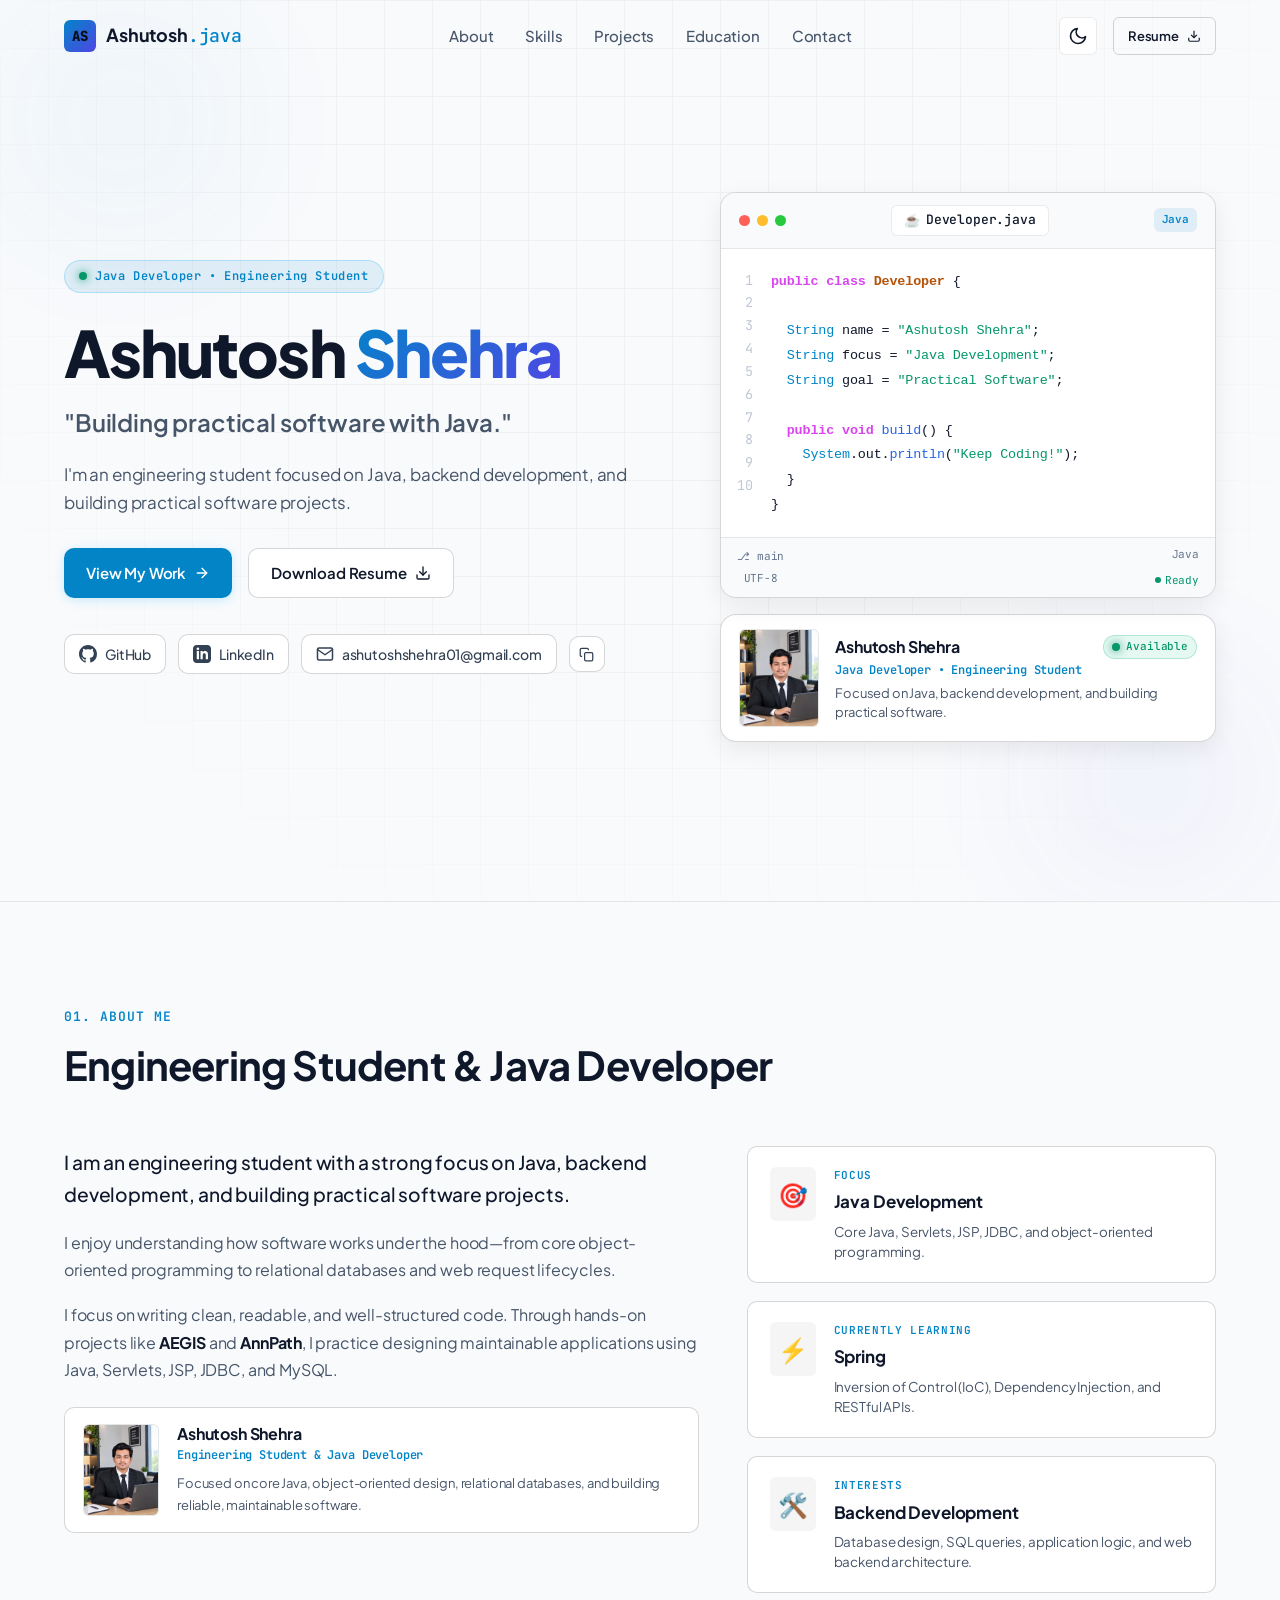
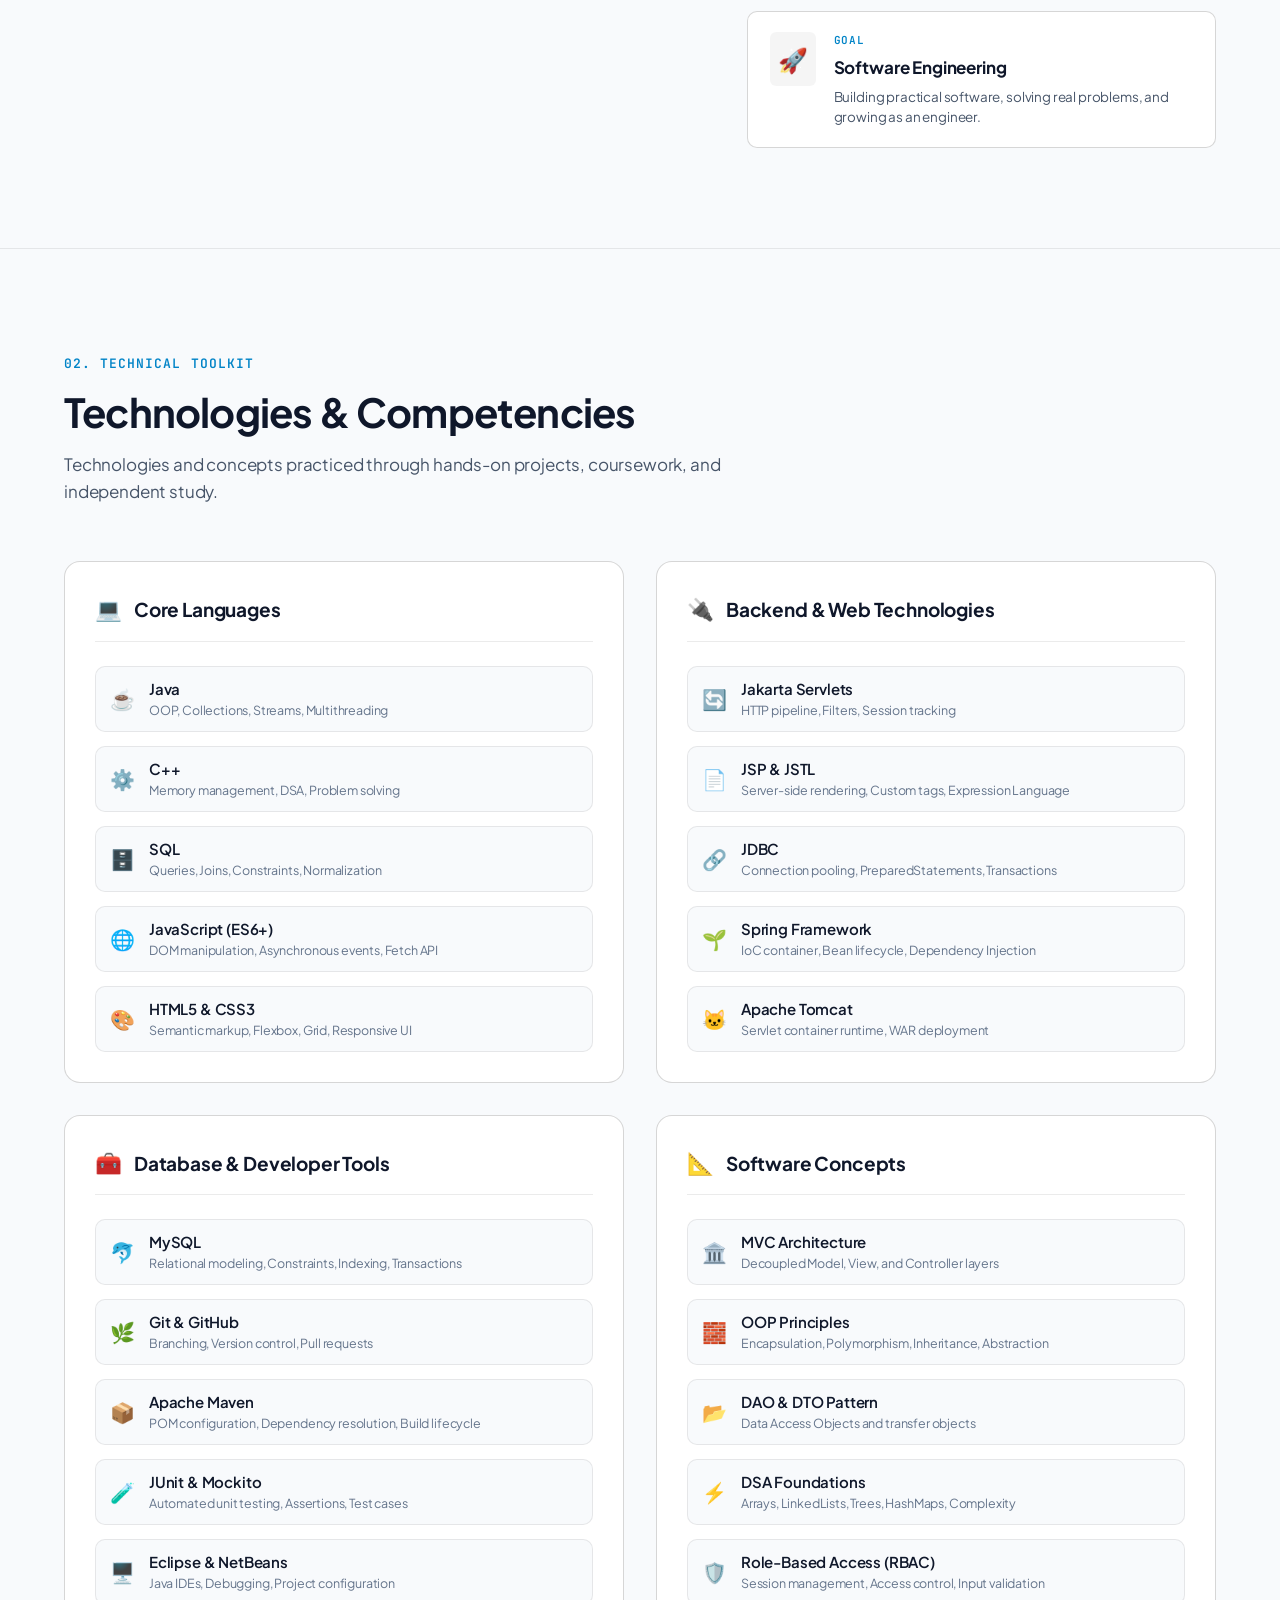
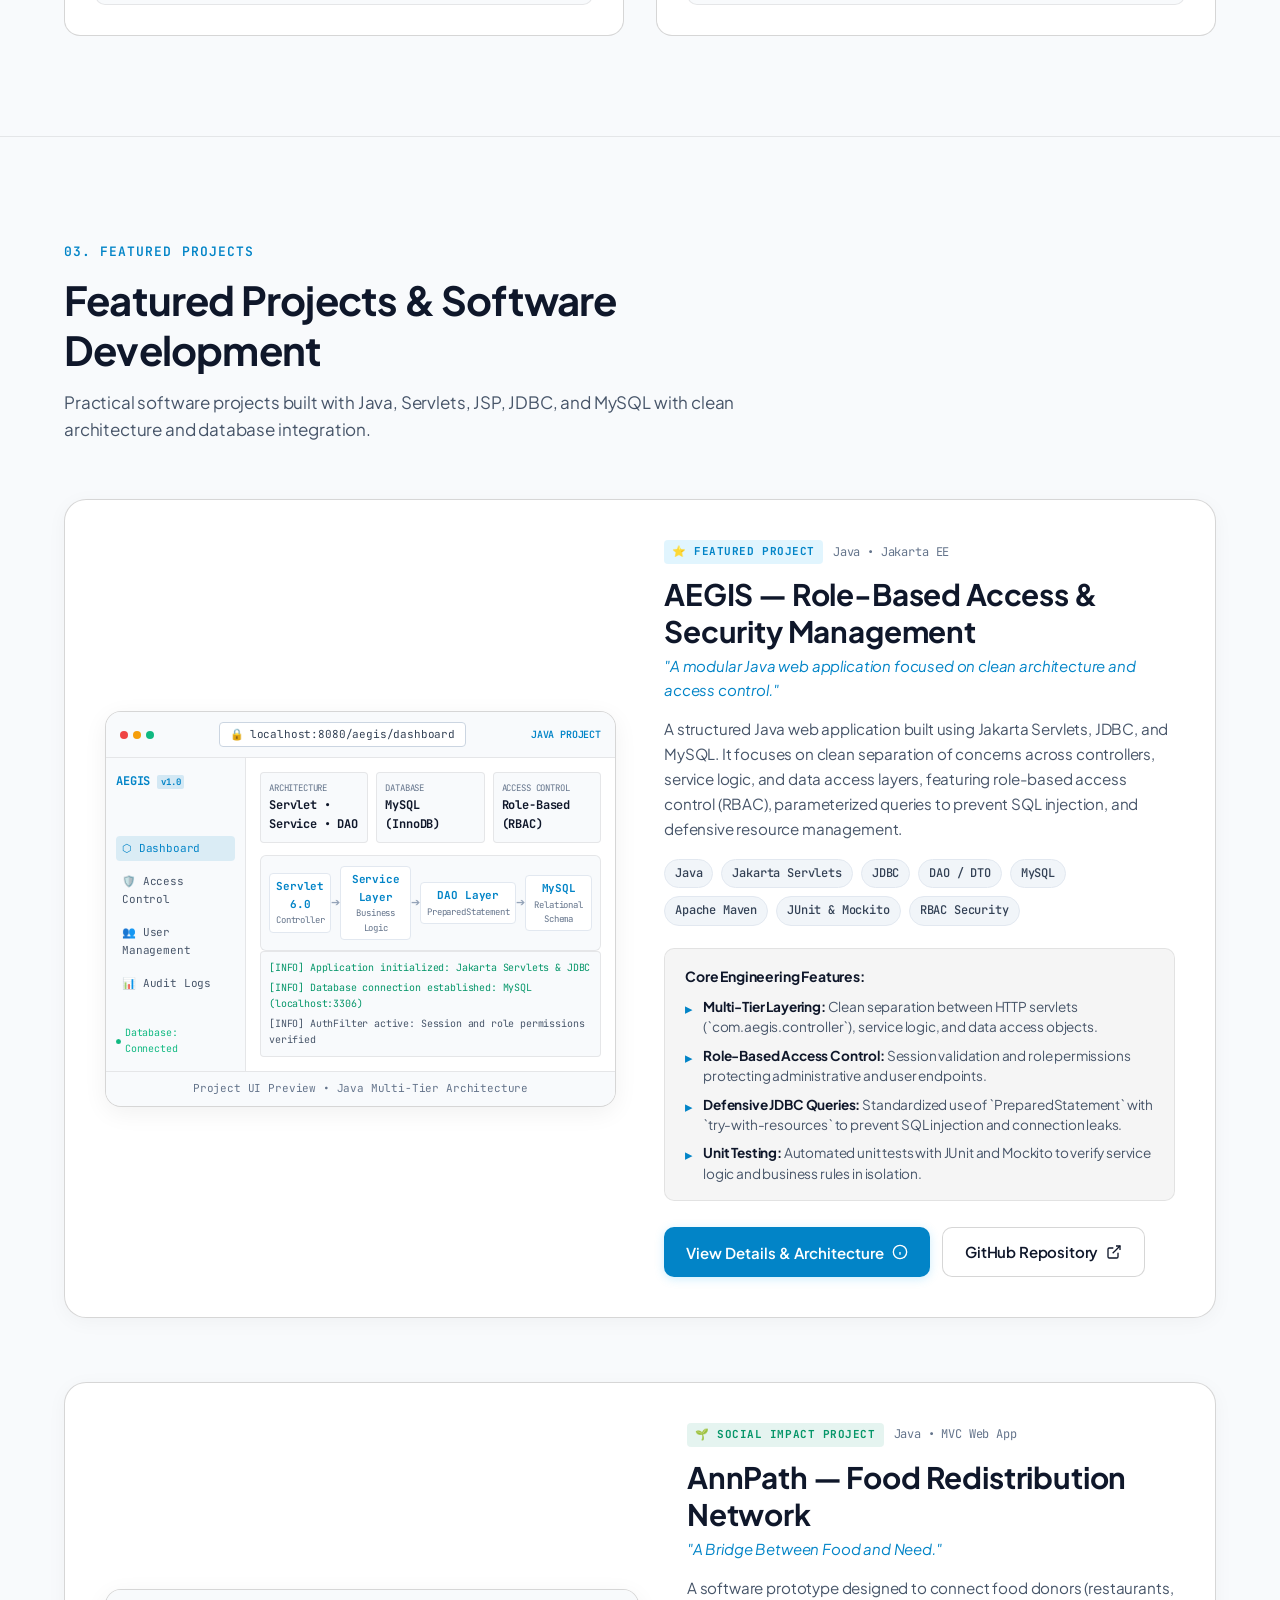
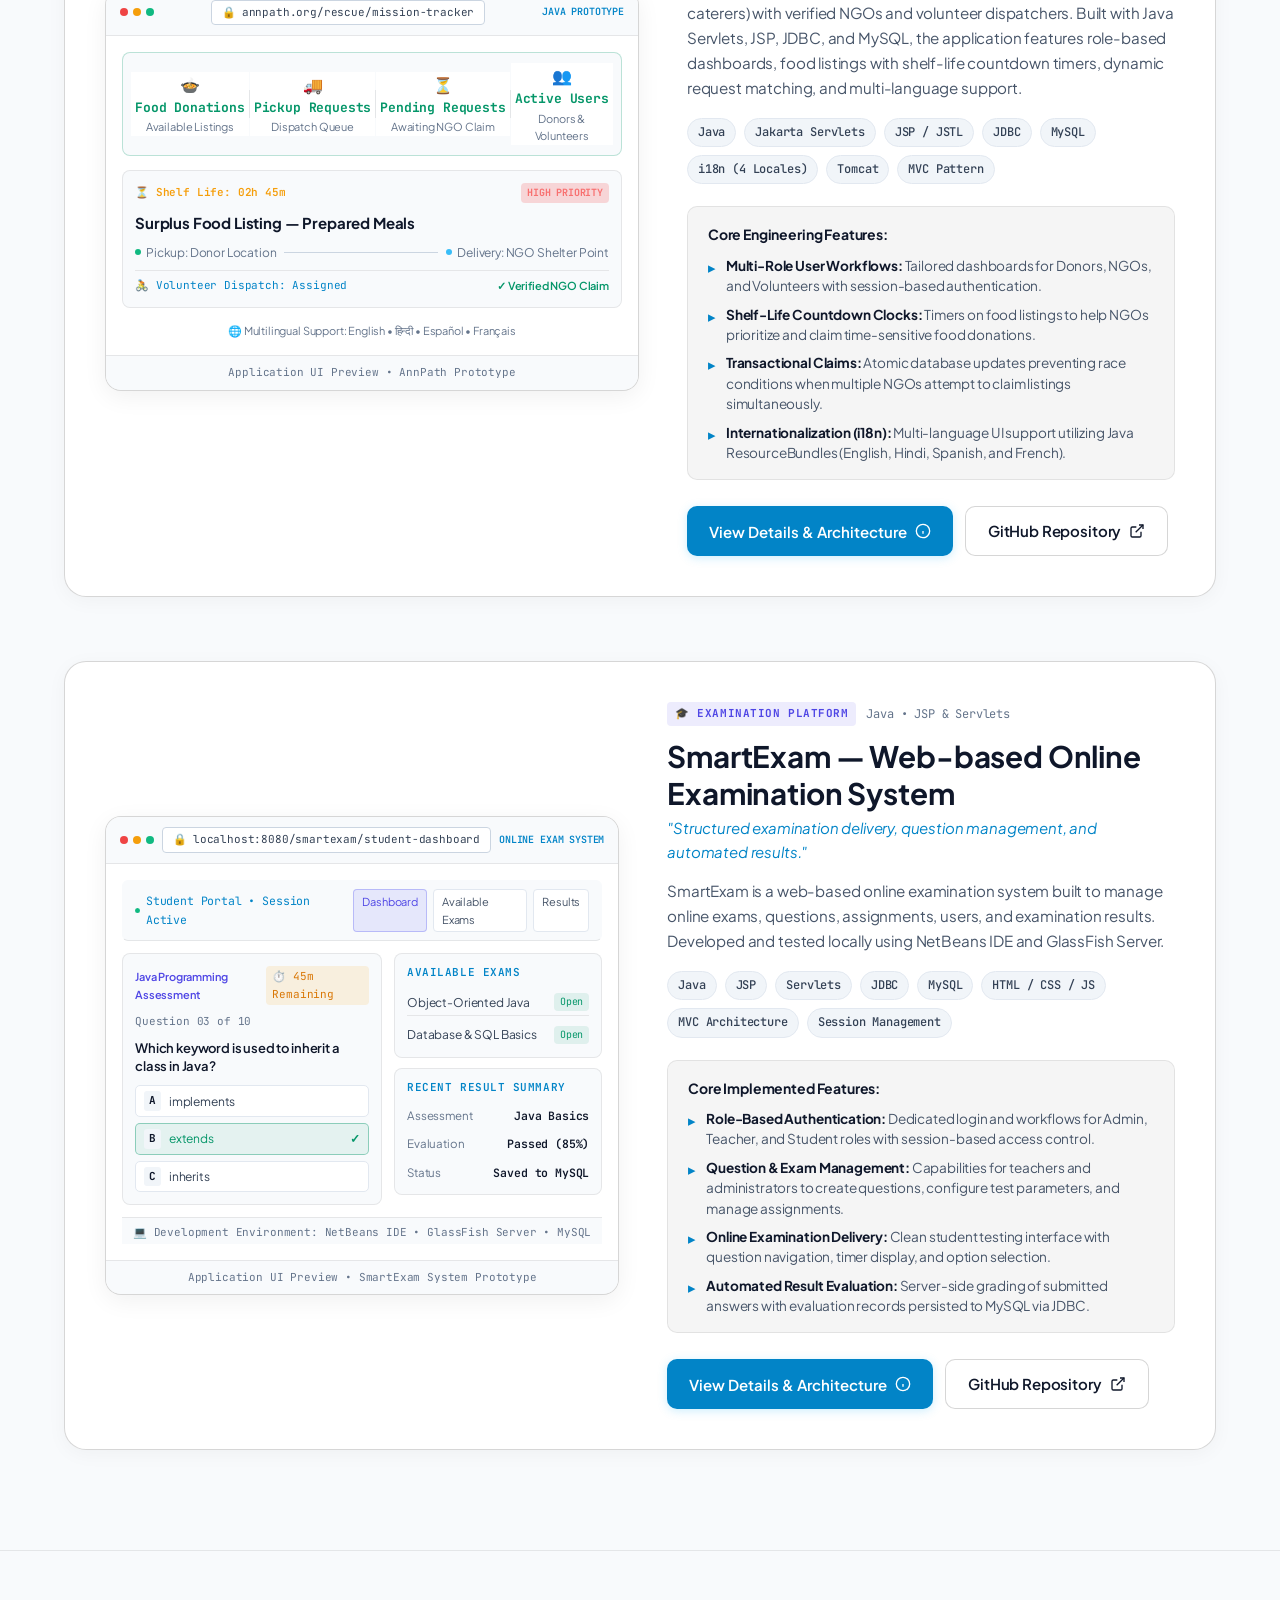
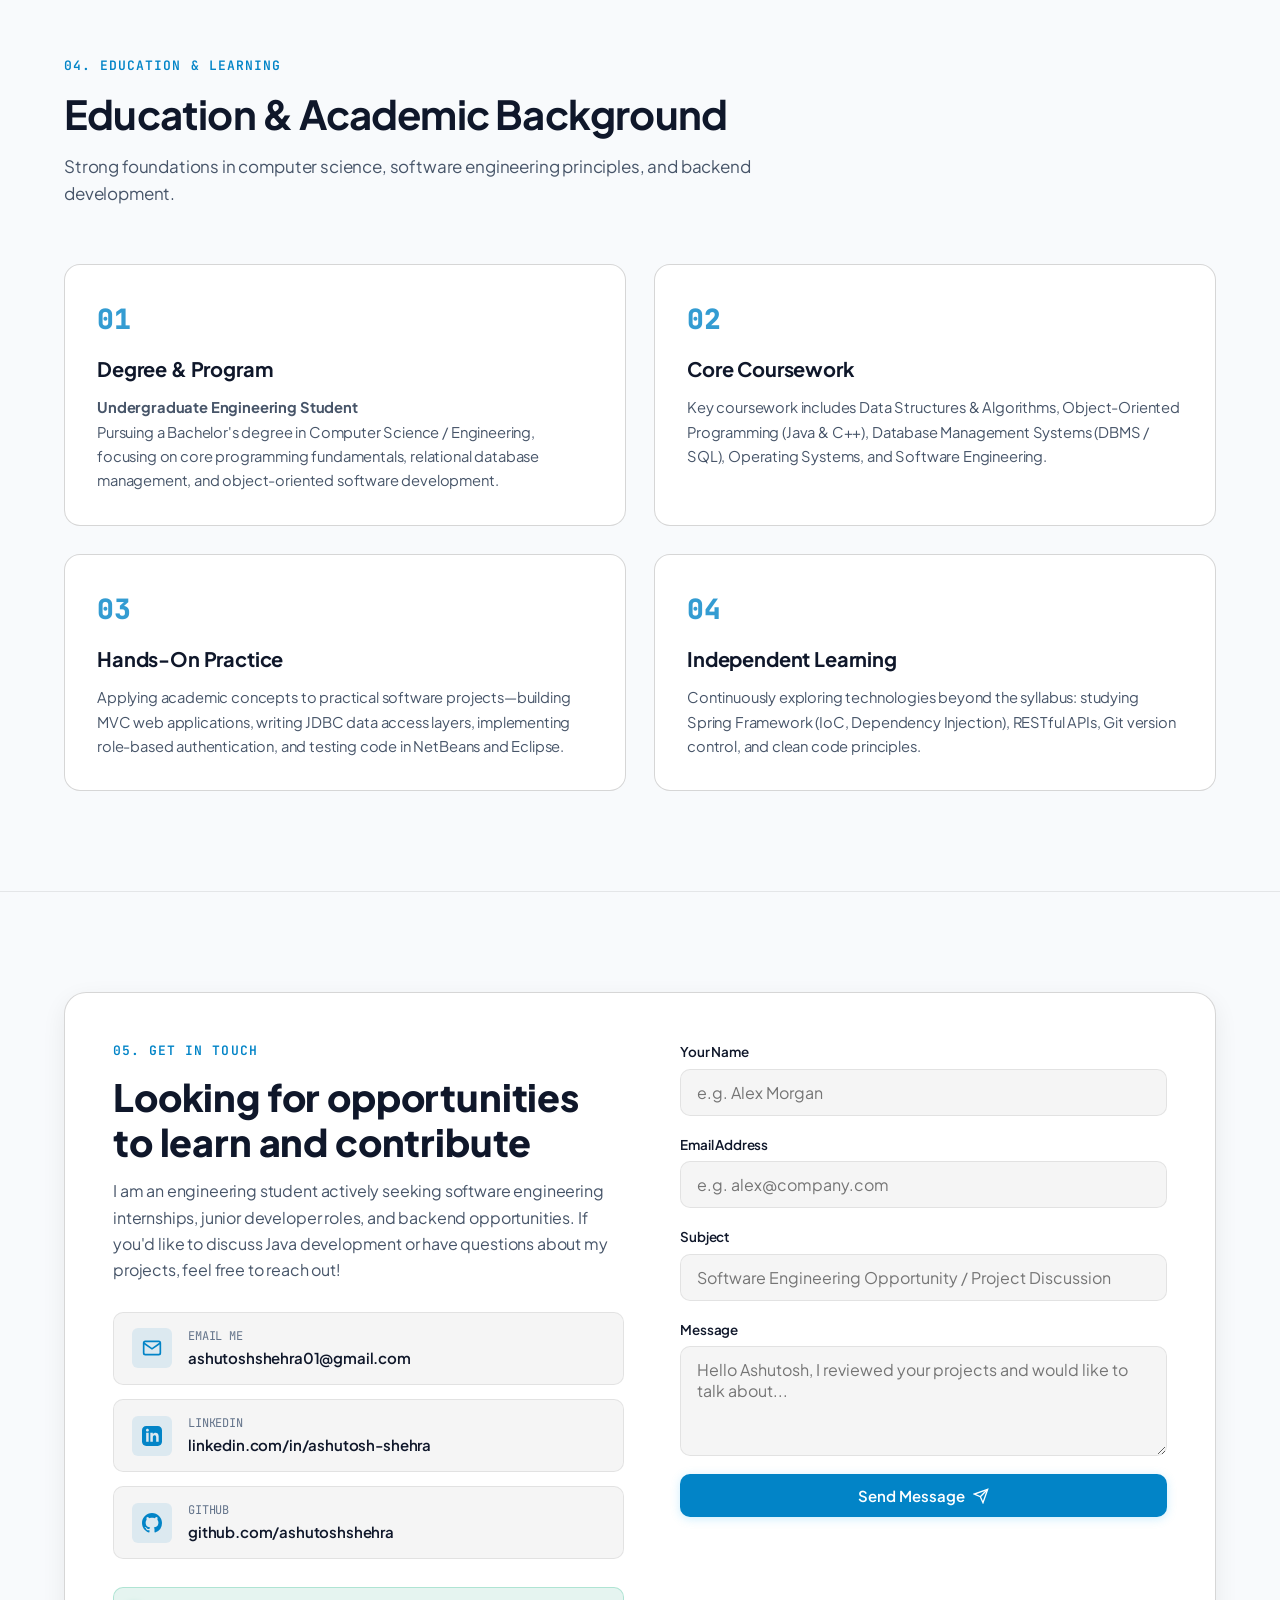
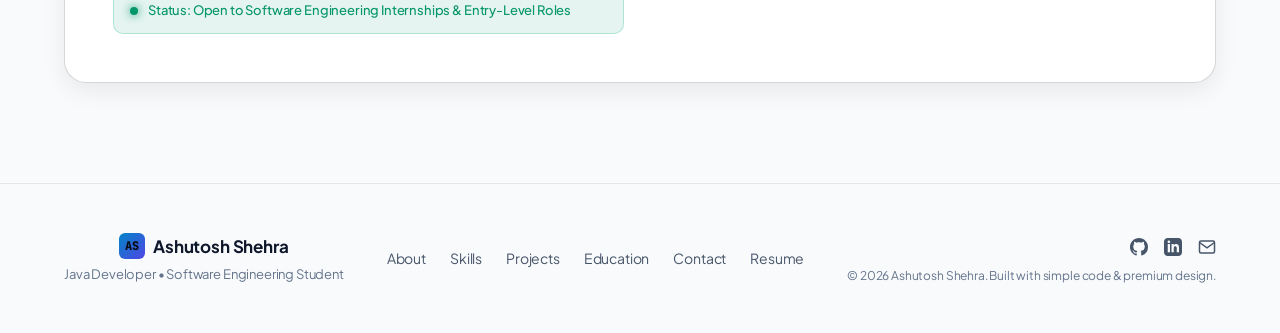
<file: index.html>
<!DOCTYPE html>
<html lang="en" data-theme="dark">
<head>
  <meta charset="UTF-8">
  <meta name="viewport" content="width=device-width, initial-scale=1.0">
  <title>Ashutosh Shehra | Engineering Student &amp; Java Developer</title>
  <meta name="description" content="Portfolio of Ashutosh Shehra, an engineering student focused on Java, backend development, and building practical software projects.">
  <meta name="keywords" content="Ashutosh Shehra, Java Developer, Engineering Student, Jakarta EE, Servlets, JSP, Spring, MySQL, JDBC, Backend Developer">
  <meta name="author" content="Ashutosh Shehra">

  <meta name="theme-color" content="#080c14">
  <meta name="color-scheme" content="dark light">

  <!-- Open Graph / Facebook / LinkedIn / WhatsApp Meta Tags -->
  <meta property="og:type" content="website">
  <meta property="og:url" content="https://ashutoshshehra.github.io/Portfolio/">
  <meta property="og:site_name" content="Ashutosh Shehra Portfolio">
  <meta property="og:title" content="Ashutosh Shehra | Engineering Student &amp; Java Developer">
  <meta property="og:description" content="Engineering student focused on Java, backend development, and building practical software projects.">
  <meta property="og:image" content="https://ashutoshshehra.github.io/Portfolio/assets/ashutosh-shehra.jpg">
  <meta property="og:image:secure_url" content="https://ashutoshshehra.github.io/Portfolio/assets/ashutosh-shehra.jpg">
  <meta property="og:image:type" content="image/jpeg">
  <meta property="og:image:width" content="853">
  <meta property="og:image:height" content="1024">
  <meta property="og:image:alt" content="Ashutosh Shehra - Java Developer and Software Engineering Student">

  <!-- Twitter Card Meta Tags -->
  <meta name="twitter:card" content="summary_large_image">
  <meta name="twitter:url" content="https://ashutoshshehra.github.io/Portfolio/">
  <meta name="twitter:title" content="Ashutosh Shehra | Engineering Student &amp; Java Developer">
  <meta name="twitter:description" content="Engineering student focused on Java, backend development, and building practical software projects.">
  <meta name="twitter:image" content="https://ashutoshshehra.github.io/Portfolio/assets/ashutosh-shehra.jpg">
  <meta name="twitter:image:alt" content="Ashutosh Shehra - Java Developer and Software Engineering Student">

  <!-- Google Fonts: Plus Jakarta Sans & JetBrains Mono -->
  <link rel="preconnect" href="https://fonts.googleapis.com">
  <link rel="preconnect" href="https://fonts.gstatic.com" crossorigin>
  <link href="https://fonts.googleapis.com/css2?family=JetBrains+Mono:wght@400;500;600&family=Plus+Jakarta+Sans:wght@300;400;500;600;700;800&display=swap" rel="stylesheet">

  <!-- Stylesheet -->
  <link rel="stylesheet" href="styles.css">

  <!-- Favicon SVG -->
  <link rel="icon" type="image/svg+xml" href="data:image/svg+xml,<svg xmlns='http://www.w3.org/2000/svg' viewBox='0 0 100 100'><rect width='100' height='100' rx='20' fill='%230f172a'/><text x='50%' y='55%' dominant-baseline='central' text-anchor='middle' font-family='sans-serif' font-weight='bold' font-size='46' fill='%2338bdf8'>AS</text></svg>">
</head>
<body>
  <!-- Background Glow & Grid Canvas Elements -->
  <div class="bg-pattern" aria-hidden="true">
    <div class="glow-orb glow-top-left"></div>
    <div class="glow-orb glow-bottom-right"></div>
    <div class="grid-overlay"></div>
  </div>

  <!-- NAVIGATION BAR -->
  <header class="navbar" id="navbar">
    <div class="nav-container">
      <a href="#hero" class="nav-brand" aria-label="Ashutosh Shehra Home">
        <span class="brand-monogram">AS</span>
        <span class="brand-text">Ashutosh<span class="brand-dot">.java</span></span>
      </a>

      <!-- Desktop Nav Items -->
      <nav class="nav-links" id="navLinks" aria-label="Main Navigation">
        <a href="#about" class="nav-link">About</a>
        <a href="#skills" class="nav-link">Skills</a>
        <a href="#projects" class="nav-link">Projects</a>
        <a href="#education" class="nav-link">Education</a>
        <a href="#contact" class="nav-link">Contact</a>
      </nav>

      <!-- Nav Actions (Theme Toggle & Resume Button) -->
      <div class="nav-actions">
        <!-- Theme Switcher -->
        <button id="themeToggle" class="theme-toggle" aria-label="Toggle dark/light theme" title="Toggle theme">
          <svg class="sun-icon" viewBox="0 0 24 24" width="20" height="20" fill="none" stroke="currentColor" stroke-width="2" stroke-linecap="round" stroke-linejoin="round">
            <circle cx="12" cy="12" r="5"></circle>
            <line x1="12" y1="12" x2="12" y2="3"></line>
            <line x1="12" y1="21" x2="12" y2="23"></line>
            <line x1="4.22" y1="4.22" x2="5.64" y2="5.64"></line>
            <line x1="18.36" y1="18.36" x2="19.78" y2="19.78"></line>
            <line x1="1" y1="12" x2="3" y2="12"></line>
            <line x1="21" y1="12" x2="23" y2="12"></line>
            <line x1="4.22" y1="19.78" x2="5.64" y2="18.36"></line>
            <line x1="18.36" y1="5.64" x2="19.78" y2="4.22"></line>
          </svg>
          <svg class="moon-icon" viewBox="0 0 24 24" width="20" height="20" fill="none" stroke="currentColor" stroke-width="2" stroke-linecap="round" stroke-linejoin="round">
            <path d="M21 12.79A9 9 0 1 1 11.21 3 7 7 0 0 0 21 12.79z"></path>
          </svg>
        </button>

        <a href="assets/Ashutosh_Shehra_Resume.pdf" download="Ashutosh_Shehra_Resume.pdf" class="btn btn-sm btn-outline nav-resume-btn">
          <span>Resume</span>
          <svg viewBox="0 0 24 24" width="14" height="14" fill="none" stroke="currentColor" stroke-width="2">
            <path d="M21 15v4a2 2 0 0 1-2 2H5a2 2 0 0 1-2-2v-4"></path>
            <polyline points="7 10 12 15 17 10"></polyline>
            <line x1="12" y1="15" x2="12" y2="3"></line>
          </svg>
        </a>

        <!-- Mobile Menu Toggle Button -->
        <button id="mobileMenuBtn" class="mobile-menu-btn" aria-label="Toggle navigation menu" aria-expanded="false">
          <span class="hamburger-bar"></span>
          <span class="hamburger-bar"></span>
          <span class="hamburger-bar"></span>
        </button>
      </div>
    </div>

    <!-- Mobile Drawer Navigation -->
    <div class="mobile-drawer" id="mobileDrawer">
      <nav class="mobile-nav-links">
        <a href="#about" class="mobile-nav-link">About</a>
        <a href="#skills" class="mobile-nav-link">Skills</a>
        <a href="#projects" class="mobile-nav-link">Projects</a>
        <a href="#education" class="mobile-nav-link">Education</a>
        <a href="#contact" class="mobile-nav-link">Contact</a>
        <div class="mobile-drawer-footer">
          <a href="assets/Ashutosh_Shehra_Resume.pdf" download="Ashutosh_Shehra_Resume.pdf" class="btn btn-primary btn-block">
            Download Resume
            <svg viewBox="0 0 24 24" width="16" height="16" fill="none" stroke="currentColor" stroke-width="2">
              <path d="M21 15v4a2 2 0 0 1-2 2H5a2 2 0 0 1-2-2v-4"></path>
              <polyline points="7 10 12 15 17 10"></polyline>
              <line x1="12" y1="15" x2="12" y2="3"></line>
            </svg>
          </a>
        </div>
      </nav>
    </div>
  </header>

  <main>
    <!-- 1 & 2. HERO SECTION -->
    <section class="hero-section" id="hero">
      <div class="container hero-container">
        
        <!-- Hero Left Column -->
        <div class="hero-content reveal-on-scroll">
          <div class="hero-badge">
            <span class="status-indicator"></span>
            <span class="badge-text">Java Developer • Engineering Student</span>
          </div>

          <h1 class="hero-name">
            Ashutosh <span class="gradient-text">Shehra</span>
          </h1>

          <p class="hero-tagline">
            "Building practical software with Java."
          </p>

          <p class="hero-description">
            I'm an engineering student focused on Java, backend development, and building practical software projects.
          </p>

          <!-- Hero CTAs -->
          <div class="hero-actions">
            <a href="#projects" class="btn btn-primary">
              <span>View My Work</span>
              <svg viewBox="0 0 24 24" width="16" height="16" fill="none" stroke="currentColor" stroke-width="2" stroke-linecap="round" stroke-linejoin="round" class="btn-arrow">
                <line x1="5" y1="12" x2="19" y2="12"></line>
                <polyline points="12 5 19 12 12 19"></polyline>
              </svg>
            </a>

            <a href="assets/Ashutosh_Shehra_Resume.pdf" download="Ashutosh_Shehra_Resume.pdf" class="btn btn-secondary">
              <span>Download Resume</span>
              <svg viewBox="0 0 24 24" width="16" height="16" fill="none" stroke="currentColor" stroke-width="2" stroke-linecap="round" stroke-linejoin="round">
                <path d="M21 15v4a2 2 0 0 1-2 2H5a2 2 0 0 1-2-2v-4"></path>
                <polyline points="7 10 12 15 17 10"></polyline>
                <line x1="12" y1="15" x2="12" y2="3"></line>
              </svg>
            </a>
          </div>

          <!-- Hero Social Links & Email -->
          <div class="hero-socials">
            <a href="https://github.com/ashutoshshehra" target="_blank" rel="noopener noreferrer" class="social-chip" aria-label="GitHub Profile">
              <svg viewBox="0 0 24 24" width="18" height="18" fill="currentColor">
                <path d="M12 0C5.37 0 0 5.37 0 12c0 5.31 3.435 9.795 8.205 11.385.6.105.825-.255.825-.57 0-.285-.015-1.23-.015-2.235-3.015.555-3.795-.735-4.035-1.41-.135-.345-.72-1.41-1.23-1.695-.42-.225-1.02-.78-.015-.795.945-.015 1.62.87 1.845 1.23 1.08 1.815 2.805 1.305 3.495.99.105-.78.42-1.305.765-1.605-2.67-.3-5.46-1.335-5.46-5.925 0-1.305.465-2.385 1.23-3.225-.12-.3-.54-1.53.12-3.18 0 0 1.005-.315 3.3 1.23.96-.27 1.98-.405 3-.405s2.04.135 3 .405c2.295-1.56 3.3-1.23 3.3-1.23.66 1.65.24 2.88.12 3.18.765.84 1.23 1.905 1.23 3.225 0 4.605-2.805 5.625-5.475 5.925.435.375.81 1.095.81 2.22 0 1.605-.015 2.895-.015 3.3 0 .315.225.69.825.57A12.02 12.02 0 0024 12c0-6.63-5.37-12-12-12z"/>
              </svg>
              <span>GitHub</span>
            </a>

            <a href="https://www.linkedin.com/in/ashutosh-shehra-17b498398" target="_blank" rel="noopener noreferrer" class="social-chip" aria-label="LinkedIn Profile">
              <svg viewBox="0 0 24 24" width="18" height="18" fill="currentColor">
                <path d="M19 0h-14c-2.761 0-5 2.239-5 5v14c0 2.761 2.239 5 5 5h14c2.762 0 5-2.239 5-5v-14c0-2.761-2.238-5-5-5zm-11 19h-3v-11h3v11zm-1.5-12.268c-.966 0-1.75-.79-1.75-1.764s.784-1.764 1.75-1.764 1.75.79 1.75 1.764-.783 1.764-1.75 1.764zm13.5 12.268h-3v-5.604c0-3.368-4-3.113-4 0v5.604h-3v-11h3v1.765c1.396-2.586 7-2.777 7 2.476v6.759z"/>
              </svg>
              <span>LinkedIn</span>
            </a>

            <a href="mailto:ashutoshshehra01@gmail.com" class="social-chip" aria-label="Email Ashutosh Shehra">
              <svg viewBox="0 0 24 24" width="18" height="18" fill="none" stroke="currentColor" stroke-width="2" stroke-linecap="round" stroke-linejoin="round">
                <path d="M4 4h16c1.1 0 2 .9 2 2v12c0 1.1-.9 2-2 2H4c-1.1 0-2-.9-2-2V6c0-1.1.9-2 2-2z"></path>
                <polyline points="22,6 12,13 2,6"></polyline>
              </svg>
              <span>ashutoshshehra01@gmail.com</span>
            </a>

            <!-- Quick copy email tooltip button -->
            <button class="copy-email-btn" id="copyEmailBtn" data-email="ashutoshshehra01@gmail.com" title="Copy email address" aria-label="Copy email">
              <svg viewBox="0 0 24 24" width="15" height="15" fill="none" stroke="currentColor" stroke-width="2">
                <rect x="9" y="9" width="13" height="13" rx="2" ry="2"></rect>
                <path d="M5 15H4a2 2 0 0 1-2-2V4a2 2 0 0 1 2-2h9a2 2 0 0 1 2 2v1"></path>
              </svg>
              <span class="copy-tooltip" id="copyTooltip">Copy</span>
            </button>
          </div>
        </div>

        <!-- Hero Right Column: Developer Code Editor & Profile Showcase -->
        <div class="hero-visual reveal-on-scroll">
          <div class="code-editor-card">
            <!-- Window Top Bar -->
            <div class="editor-header">
              <div class="editor-controls">
                <span class="dot dot-close"></span>
                <span class="dot dot-minimize"></span>
                <span class="dot dot-maximize"></span>
              </div>
              <div class="editor-tab">
                <span class="tab-icon">☕</span>
                <span class="tab-title">Developer.java</span>
              </div>
              <div class="editor-badge">
                <span>Java</span>
              </div>
            </div>

            <!-- Code Editor Body -->
            <div class="editor-body">
              <div class="line-numbers" aria-hidden="true">
                <span>1</span>
                <span>2</span>
                <span>3</span>
                <span>4</span>
                <span>5</span>
                <span>6</span>
                <span>7</span>
                <span>8</span>
                <span>9</span>
                <span>10</span>
              </div>
              <pre class="code-content"><code><span class="code-kw">public class</span> <span class="code-class">Developer</span> {

  <span class="code-type">String</span> <span class="code-var">name</span> = <span class="code-str">"Ashutosh Shehra"</span>;
  <span class="code-type">String</span> <span class="code-var">focus</span> = <span class="code-str">"Java Development"</span>;
  <span class="code-type">String</span> <span class="code-var">goal</span> = <span class="code-str">"Practical Software"</span>;

  <span class="code-kw">public void</span> <span class="code-method">build</span>() {
    <span class="code-type">System</span>.<span class="code-var">out</span>.<span class="code-method">println</span>(<span class="code-str">"Keep Coding!"</span>);
  }
}</code></pre>
            </div>

            <!-- Editor Status Bar Footer -->
            <div class="editor-footer">
              <div class="footer-left">
                <span class="status-git-branch">⎇ main</span>
                <span class="status-encoding">UTF-8</span>
              </div>
              <div class="footer-right">
                <span class="status-lang">Java</span>
                <span class="status-pill">Ready</span>
              </div>
            </div>
          </div>

          <!-- Developer Profile Companion Card (No overlap, 100% clean) -->
          <div class="hero-profile-card">
            <div class="hero-profile-frame">
              <img 
                src="assets/ashutosh-shehra.jpg" 
                alt="Ashutosh Shehra - Java Developer and Software Engineering Student" 
                class="hero-profile-img" 
                width="84" 
                height="102" 
                loading="eager" 
                decoding="async" 
              />
            </div>
            <div class="hero-profile-details">
              <div class="hero-profile-header">
                <span class="hero-profile-name">Ashutosh Shehra</span>
                <span class="hero-profile-status">
                  <span class="status-indicator"></span>
                  <span>Available</span>
                </span>
              </div>
              <div class="hero-profile-role">Java Developer • Engineering Student</div>
              <p class="hero-profile-desc">
                Focused on Java, backend development, and building practical software.
              </p>
            </div>
          </div>
        </div>

      </div>
    </section>

    <!-- 7. ABOUT SECTION -->
    <section class="section about-section" id="about">
      <div class="container">
        
        <div class="section-header reveal-on-scroll">
          <span class="section-tag">01. ABOUT ME</span>
          <h2 class="section-title">Engineering Student &amp; Java Developer</h2>
        </div>

        <div class="about-grid">
          <!-- Left: Narrative -->
          <div class="about-narrative reveal-on-scroll">
            <p class="lead-text">
              I am an engineering student with a strong focus on Java, backend development, and building practical software projects.
            </p>
            <p>
              I enjoy understanding how software works under the hood—from core object-oriented programming to relational databases and web request lifecycles.
            </p>
            <p>
              I focus on writing clean, readable, and well-structured code. Through hands-on projects like <strong>AEGIS</strong> and <strong>AnnPath</strong>, I practice designing maintainable applications using Java, Servlets, JSP, JDBC, and MySQL.
            </p>

            <!-- Supporting Profile Card in About -->
            <div class="about-profile-card">
              <div class="about-profile-frame">
                <img 
                  src="assets/ashutosh-shehra.jpg" 
                  alt="Ashutosh Shehra - Java Developer and Software Engineering Student" 
                  class="about-profile-img" 
                  width="80" 
                  height="96" 
                  loading="lazy" 
                  decoding="async" 
                />
              </div>
              <div class="about-profile-meta">
                <div class="about-profile-name">Ashutosh Shehra</div>
                <div class="about-profile-role">Engineering Student &amp; Java Developer</div>
                <p class="about-profile-bio">
                  Focused on core Java, object-oriented design, relational databases, and building reliable, maintainable software.
                </p>
              </div>
            </div>
          </div>

          <!-- Right: Information Cards -->
          <div class="about-cards-col reveal-on-scroll">
            
            <div class="info-card">
              <div class="info-card-icon">🎯</div>
              <div class="info-card-content">
                <span class="info-card-label">Focus</span>
                <h3 class="info-card-value">Java Development</h3>
                <p class="info-card-detail">Core Java, Servlets, JSP, JDBC, and object-oriented programming.</p>
              </div>
            </div>

            <div class="info-card">
              <div class="info-card-icon">⚡</div>
              <div class="info-card-content">
                <span class="info-card-label">Currently Learning</span>
                <h3 class="info-card-value">Spring</h3>
                <p class="info-card-detail">Inversion of Control (IoC), Dependency Injection, and RESTful APIs.</p>
              </div>
            </div>

            <div class="info-card">
              <div class="info-card-icon">🛠️</div>
              <div class="info-card-content">
                <span class="info-card-label">Interests</span>
                <h3 class="info-card-value">Backend Development</h3>
                <p class="info-card-detail">Database design, SQL queries, application logic, and web backend architecture.</p>
              </div>
            </div>

            <div class="info-card">
              <div class="info-card-icon">🚀</div>
              <div class="info-card-content">
                <span class="info-card-label">Goal</span>
                <h3 class="info-card-value">Software Engineering</h3>
                <p class="info-card-detail">Building practical software, solving real problems, and growing as an engineer.</p>
              </div>
            </div>

          </div>
        </div>

      </div>
    </section>

    <!-- 8. SKILLS SECTION -->
    <section class="section skills-section" id="skills">
      <div class="container">
        
        <div class="section-header reveal-on-scroll">
          <span class="section-tag">02. TECHNICAL TOOLKIT</span>
          <h2 class="section-title">Technologies &amp; Competencies</h2>
          <p class="section-subtitle">
            Technologies and concepts practiced through hands-on projects, coursework, and independent study.
          </p>
        </div>

        <!-- Skills Categories Grid -->
        <div class="skills-categories-grid">
          
          <!-- Category 1: Languages & Core Foundations -->
          <div class="skill-category-card reveal-on-scroll">
            <div class="category-header">
              <span class="category-icon">💻</span>
              <h3 class="category-title">Core Languages</h3>
            </div>
            <div class="tech-badges-list">
              
              <div class="tech-badge" data-tech="Java">
                <span class="tech-icon">☕</span>
                <div class="tech-info">
                  <span class="tech-name">Java</span>
                  <span class="tech-desc">OOP, Collections, Streams, Multithreading</span>
                </div>
              </div>

              <div class="tech-badge" data-tech="C++">
                <span class="tech-icon">⚙️</span>
                <div class="tech-info">
                  <span class="tech-name">C++</span>
                  <span class="tech-desc">Memory management, DSA, Problem solving</span>
                </div>
              </div>

              <div class="tech-badge" data-tech="SQL">
                <span class="tech-icon">🗄️</span>
                <div class="tech-info">
                  <span class="tech-name">SQL</span>
                  <span class="tech-desc">Queries, Joins, Constraints, Normalization</span>
                </div>
              </div>

              <div class="tech-badge" data-tech="JavaScript">
                <span class="tech-icon">🌐</span>
                <div class="tech-info">
                  <span class="tech-name">JavaScript (ES6+)</span>
                  <span class="tech-desc">DOM manipulation, Asynchronous events, Fetch API</span>
                </div>
              </div>

              <div class="tech-badge" data-tech="HTML5 & CSS3">
                <span class="tech-icon">🎨</span>
                <div class="tech-info">
                  <span class="tech-name">HTML5 &amp; CSS3</span>
                  <span class="tech-desc">Semantic markup, Flexbox, Grid, Responsive UI</span>
                </div>
              </div>

            </div>
          </div>

          <!-- Category 2: Backend & Web Technologies -->
          <div class="skill-category-card reveal-on-scroll">
            <div class="category-header">
              <span class="category-icon">🔌</span>
              <h3 class="category-title">Backend &amp; Web Technologies</h3>
            </div>
            <div class="tech-badges-list">
              
              <div class="tech-badge" data-tech="Servlets">
                <span class="tech-icon">🔄</span>
                <div class="tech-info">
                  <span class="tech-name">Jakarta Servlets</span>
                  <span class="tech-desc">HTTP pipeline, Filters, Session tracking</span>
                </div>
              </div>

              <div class="tech-badge" data-tech="JSP">
                <span class="tech-icon">📄</span>
                <div class="tech-info">
                  <span class="tech-name">JSP &amp; JSTL</span>
                  <span class="tech-desc">Server-side rendering, Custom tags, Expression Language</span>
                </div>
              </div>

              <div class="tech-badge" data-tech="JDBC">
                <span class="tech-icon">🔗</span>
                <div class="tech-info">
                  <span class="tech-name">JDBC</span>
                  <span class="tech-desc">Connection pooling, PreparedStatements, Transactions</span>
                </div>
              </div>

              <div class="tech-badge" data-tech="Spring">
                <span class="tech-icon">🌱</span>
                <div class="tech-info">
                  <span class="tech-name">Spring Framework</span>
                  <span class="tech-desc">IoC container, Bean lifecycle, Dependency Injection</span>
                </div>
              </div>

              <div class="tech-badge" data-tech="Tomcat">
                <span class="tech-icon">🐱</span>
                <div class="tech-info">
                  <span class="tech-name">Apache Tomcat</span>
                  <span class="tech-desc">Servlet container runtime, WAR deployment</span>
                </div>
              </div>

            </div>
          </div>

          <!-- Category 3: Database & Engineering Tools -->
          <div class="skill-category-card reveal-on-scroll">
            <div class="category-header">
              <span class="category-icon">🧰</span>
              <h3 class="category-title">Database &amp; Developer Tools</h3>
            </div>
            <div class="tech-badges-list">
              
              <div class="tech-badge" data-tech="MySQL">
                <span class="tech-icon">🐬</span>
                <div class="tech-info">
                  <span class="tech-name">MySQL</span>
                  <span class="tech-desc">Relational modeling, Constraints, Indexing, Transactions</span>
                </div>
              </div>

              <div class="tech-badge" data-tech="Git">
                <span class="tech-icon">🌿</span>
                <div class="tech-info">
                  <span class="tech-name">Git &amp; GitHub</span>
                  <span class="tech-desc">Branching, Version control, Pull requests</span>
                </div>
              </div>

              <div class="tech-badge" data-tech="Maven">
                <span class="tech-icon">📦</span>
                <div class="tech-info">
                  <span class="tech-name">Apache Maven</span>
                  <span class="tech-desc">POM configuration, Dependency resolution, Build lifecycle</span>
                </div>
              </div>

              <div class="tech-badge" data-tech="JUnit">
                <span class="tech-icon">🧪</span>
                <div class="tech-info">
                  <span class="tech-name">JUnit &amp; Mockito</span>
                  <span class="tech-desc">Automated unit testing, Assertions, Test cases</span>
                </div>
              </div>

              <div class="tech-badge" data-tech="IDEs">
                <span class="tech-icon">🖥️</span>
                <div class="tech-info">
                  <span class="tech-name">Eclipse &amp; NetBeans</span>
                  <span class="tech-desc">Java IDEs, Debugging, Project configuration</span>
                </div>
              </div>

            </div>
          </div>

          <!-- Category 4: Software Concepts -->
          <div class="skill-category-card reveal-on-scroll">
            <div class="category-header">
              <span class="category-icon">📐</span>
              <h3 class="category-title">Software Concepts</h3>
            </div>
            <div class="tech-badges-list">
              
              <div class="tech-badge" data-tech="MVC">
                <span class="tech-icon">🏛️</span>
                <div class="tech-info">
                  <span class="tech-name">MVC Architecture</span>
                  <span class="tech-desc">Decoupled Model, View, and Controller layers</span>
                </div>
              </div>

              <div class="tech-badge" data-tech="OOP">
                <span class="tech-icon">🧱</span>
                <div class="tech-info">
                  <span class="tech-name">OOP Principles</span>
                  <span class="tech-desc">Encapsulation, Polymorphism, Inheritance, Abstraction</span>
                </div>
              </div>

              <div class="tech-badge" data-tech="DAO">
                <span class="tech-icon">📂</span>
                <div class="tech-info">
                  <span class="tech-name">DAO &amp; DTO Pattern</span>
                  <span class="tech-desc">Data Access Objects and transfer objects</span>
                </div>
              </div>

              <div class="tech-badge" data-tech="DSA">
                <span class="tech-icon">⚡</span>
                <div class="tech-info">
                  <span class="tech-name">DSA Foundations</span>
                  <span class="tech-desc">Arrays, LinkedLists, Trees, HashMaps, Complexity</span>
                </div>
              </div>

              <div class="tech-badge" data-tech="RBAC">
                <span class="tech-icon">🛡️</span>
                <div class="tech-info">
                  <span class="tech-name">Role-Based Access (RBAC)</span>
                  <span class="tech-desc">Session management, Access control, Input validation</span>
                </div>
              </div>

            </div>
          </div>

        </div>

      </div>
    </section>

    <!-- 9, 10, 11, 12. PROJECTS SECTION (SHOWCASE) -->
    <section class="section projects-section" id="projects">
      <div class="container">
        
        <div class="section-header reveal-on-scroll">
          <span class="section-tag">03. FEATURED PROJECTS</span>
          <h2 class="section-title">Featured Projects &amp; Software Development</h2>
          <p class="section-subtitle">
            Practical software projects built with Java, Servlets, JSP, JDBC, and MySQL with clean architecture and database integration.
          </p>
        </div>

        <div class="projects-list">
          
          <!-- FEATURED PROJECT 1: AEGIS -->
          <article class="featured-project-card reveal-on-scroll" id="project-aegis">
            <!-- Project Mockup Preview Area -->
            <div class="project-preview-wrapper">
              <div class="mockup-frame">
                <!-- Mockup Top Bar -->
                <div class="mockup-header">
                  <div class="mockup-dots">
                    <span class="m-dot red"></span>
                    <span class="m-dot yellow"></span>
                    <span class="m-dot green"></span>
                  </div>
                  <div class="mockup-address">
                    <span class="lock-icon">🔒</span>
                    <span>localhost:8080/aegis/dashboard</span>
                  </div>
                  <div class="mockup-badge">JAVA PROJECT</div>
                </div>

                <!-- Abstract UI Dashboard Simulation: AEGIS -->
                <div class="mockup-body aegis-dashboard-mockup">
                  <div class="aegis-sidebar">
                    <div class="sidebar-logo">AEGIS <span class="tag">v1.0</span></div>
                    <div class="sidebar-nav">
                      <div class="s-nav-item active">⬡ Dashboard</div>
                      <div class="s-nav-item">🛡️ Access Control</div>
                      <div class="s-nav-item">👥 User Management</div>
                      <div class="s-nav-item">📊 Audit Logs</div>
                    </div>
                    <div class="sidebar-status">
                      <span class="status-dot green"></span> Database: Connected
                    </div>
                  </div>

                  <div class="aegis-main">
                    <div class="dash-top-metrics">
                      <div class="d-metric-card">
                        <span class="d-metric-label">Architecture</span>
                        <span class="d-metric-val green-text">Servlet • Service • DAO</span>
                      </div>
                      <div class="d-metric-card">
                        <span class="d-metric-label">Database</span>
                        <span class="d-metric-val">MySQL (InnoDB)</span>
                      </div>
                      <div class="d-metric-card">
                        <span class="d-metric-label">Access Control</span>
                        <span class="d-metric-val blue-text">Role-Based (RBAC)</span>
                      </div>
                    </div>

                    <div class="dash-engine-view">
                      <div class="pipeline-flow">
                        <div class="pipe-node active">
                          <span class="node-title">Servlet 6.0</span>
                          <span class="node-sub">Controller</span>
                        </div>
                        <span class="pipe-arrow">➔</span>
                        <div class="pipe-node active">
                          <span class="node-title">Service Layer</span>
                          <span class="node-sub">Business Logic</span>
                        </div>
                        <span class="pipe-arrow">➔</span>
                        <div class="pipe-node active">
                          <span class="node-title">DAO Layer</span>
                          <span class="node-sub">PreparedStatement</span>
                        </div>
                        <span class="pipe-arrow">➔</span>
                        <div class="pipe-node active">
                          <span class="node-title">MySQL</span>
                          <span class="node-sub">Relational Schema</span>
                        </div>
                      </div>

                      <div class="live-audit-log">
                        <span class="log-line ok">[INFO] Application initialized: Jakarta Servlets &amp; JDBC</span>
                        <span class="log-line ok">[INFO] Database connection established: MySQL (localhost:3306)</span>
                        <span class="log-line info">[INFO] AuthFilter active: Session and role permissions verified</span>
                      </div>
                    </div>
                  </div>
                </div>

                <div class="mockup-label-tag">Project UI Preview • Java Multi-Tier Architecture</div>
              </div>
            </div>

            <!-- Project Details & Content -->
            <div class="project-info">
              <div class="project-pill-header">
                <span class="project-flagship-pill">⭐ FEATURED PROJECT</span>
                <span class="project-time-pill">Java • Jakarta EE</span>
              </div>

              <h3 class="project-title">AEGIS — Role-Based Access &amp; Security Management</h3>
              <p class="project-motto">"A modular Java web application focused on clean architecture and access control."</p>

              <p class="project-description">
                A structured Java web application built using Jakarta Servlets, JDBC, and MySQL. It focuses on clean separation of concerns across controllers, service logic, and data access layers, featuring role-based access control (RBAC), parameterized queries to prevent SQL injection, and defensive resource management.
              </p>

              <div class="project-tags">
                <span class="pill-tag">Java</span>
                <span class="pill-tag">Jakarta Servlets</span>
                <span class="pill-tag">JDBC</span>
                <span class="pill-tag">DAO / DTO</span>
                <span class="pill-tag">MySQL</span>
                <span class="pill-tag">Apache Maven</span>
                <span class="pill-tag">JUnit &amp; Mockito</span>
                <span class="pill-tag">RBAC Security</span>
              </div>

              <!-- Main Project Features List -->
              <div class="project-features-list">
                <h4 class="features-title">Core Engineering Features:</h4>
                <ul class="features-ul">
                  <li><strong>Multi-Tier Layering:</strong> Clean separation between HTTP servlets (`com.aegis.controller`), service logic, and data access objects.</li>
                  <li><strong>Role-Based Access Control:</strong> Session validation and role permissions protecting administrative and user endpoints.</li>
                  <li><strong>Defensive JDBC Queries:</strong> Standardized use of `PreparedStatement` with `try-with-resources` to prevent SQL injection and connection leaks.</li>
                  <li><strong>Unit Testing:</strong> Automated unit tests with JUnit and Mockito to verify service logic and business rules in isolation.</li>
                </ul>
              </div>

              <!-- Action CTAs -->
              <div class="project-actions">
                <button class="btn btn-primary open-modal-btn" data-modal="modal-aegis">
                  <span>View Details &amp; Architecture</span>
                  <svg viewBox="0 0 24 24" width="16" height="16" fill="none" stroke="currentColor" stroke-width="2">
                    <circle cx="12" cy="12" r="10"></circle>
                    <line x1="12" y1="16" x2="12" y2="12"></line>
                    <line x1="12" y1="8" x2="12.01" y2="8"></line>
                  </svg>
                </button>

                <a href="https://github.com/ashutoshshehra" target="_blank" rel="noopener noreferrer" class="btn btn-secondary">
                  <span>GitHub Repository</span>
                  <svg viewBox="0 0 24 24" width="16" height="16" fill="none" stroke="currentColor" stroke-width="2">
                    <path d="M18 13v6a2 2 0 0 1-2 2H5a2 2 0 0 1-2-2V8a2 2 0 0 1 2-2h6"></path>
                    <polyline points="15 3 21 3 21 9"></polyline>
                    <line x1="10" y1="14" x2="21" y2="3"></line>
                  </svg>
                </a>
              </div>
            </div>
          </article>

          <!-- FEATURED PROJECT 2: AnnPath -->
          <article class="featured-project-card reveal-on-scroll" id="project-annpath">
            <!-- Project Mockup Preview Area -->
            <div class="project-preview-wrapper">
              <div class="mockup-frame">
                <!-- Mockup Top Bar -->
                <div class="mockup-header">
                  <div class="mockup-dots">
                    <span class="m-dot red"></span>
                    <span class="m-dot yellow"></span>
                    <span class="m-dot green"></span>
                  </div>
                  <div class="mockup-address">
                    <span class="lock-icon">🔒</span>
                    <span>annpath.org/rescue/mission-tracker</span>
                  </div>
                  <div class="mockup-badge">JAVA PROTOTYPE</div>
                </div>

                <!-- Abstract UI Dashboard Simulation: AnnaPath -->
                <div class="mockup-body annpath-mockup">
                  <!-- Impact Metrics Ticker -->
                  <div class="impact-ticker-bar">
                    <div class="ticker-stat">
                      <span class="t-icon">🍲</span>
                      <span class="t-value">Food Donations</span>
                      <span class="t-label">Available Listings</span>
                    </div>
                    <div class="ticker-divider"></div>
                    <div class="ticker-stat">
                      <span class="t-icon">🚚</span>
                      <span class="t-value">Pickup Requests</span>
                      <span class="t-label">Dispatch Queue</span>
                    </div>
                    <div class="ticker-divider"></div>
                    <div class="ticker-stat">
                      <span class="t-icon">⏳</span>
                      <span class="t-value">Pending Requests</span>
                      <span class="t-label">Awaiting NGO Claim</span>
                    </div>
                    <div class="ticker-divider"></div>
                    <div class="ticker-stat">
                      <span class="t-icon">👥</span>
                      <span class="t-value">Active Users</span>
                      <span class="t-label">Donors &amp; Volunteers</span>
                    </div>
                  </div>

                  <!-- Active Dispatch Visual Card -->
                  <div class="annpath-dispatch-preview">
                    <div class="rescue-card-sample">
                      <div class="rescue-header">
                        <span class="badge-fresh">⏳ Shelf Life: 02h 45m</span>
                        <span class="badge-urgency">HIGH PRIORITY</span>
                      </div>
                      <div class="rescue-title">Surplus Food Listing — Prepared Meals</div>
                      <div class="rescue-route">
                        <div class="route-point">
                          <span class="dot-green"></span>
                          <span>Pickup: Donor Location</span>
                        </div>
                        <div class="route-line"></div>
                        <div class="route-point">
                          <span class="dot-blue"></span>
                          <span>Delivery: NGO Shelter Point</span>
                        </div>
                      </div>
                      <div class="rescue-footer">
                        <span class="dispatch-volunteer">🚴 Volunteer Dispatch: Assigned</span>
                        <span class="verified-badge">✓ Verified NGO Claim</span>
                      </div>
                    </div>
                  </div>

                  <div class="mockup-multilingual-strip">
                    <span>🌐 Multilingual Support: English • हिन्दी • Español • Français</span>
                  </div>
                </div>

                <div class="mockup-label-tag">Application UI Preview • AnnPath Prototype</div>
              </div>
            </div>

            <!-- Project Details & Content -->
            <div class="project-info">
              <div class="project-pill-header">
                <span class="project-flagship-pill green">🌱 SOCIAL IMPACT PROJECT</span>
                <span class="project-time-pill">Java • MVC Web App</span>
              </div>

              <h3 class="project-title">AnnPath — Food Redistribution Network</h3>
              <p class="project-motto">"A Bridge Between Food and Need."</p>

              <p class="project-description">
                A software prototype designed to connect food donors (restaurants, caterers) with verified NGOs and volunteer dispatchers. Built with Java Servlets, JSP, JDBC, and MySQL, the application features role-based dashboards, food listings with shelf-life countdown timers, dynamic request matching, and multi-language support.
              </p>

              <div class="project-tags">
                <span class="pill-tag">Java</span>
                <span class="pill-tag">Jakarta Servlets</span>
                <span class="pill-tag">JSP / JSTL</span>
                <span class="pill-tag">JDBC</span>
                <span class="pill-tag">MySQL</span>
                <span class="pill-tag">i18n (4 Locales)</span>
                <span class="pill-tag">Tomcat</span>
                <span class="pill-tag">MVC Pattern</span>
              </div>

              <!-- Main Project Features List -->
              <div class="project-features-list">
                <h4 class="features-title">Core Engineering Features:</h4>
                <ul class="features-ul">
                  <li><strong>Multi-Role User Workflows:</strong> Tailored dashboards for Donors, NGOs, and Volunteers with session-based authentication.</li>
                  <li><strong>Shelf-Life Countdown Clocks:</strong> Timers on food listings to help NGOs prioritize and claim time-sensitive food donations.</li>
                  <li><strong>Transactional Claims:</strong> Atomic database updates preventing race conditions when multiple NGOs attempt to claim listings simultaneously.</li>
                  <li><strong>Internationalization (i18n):</strong> Multi-language UI support utilizing Java ResourceBundles (English, Hindi, Spanish, and French).</li>
                </ul>
              </div>

              <!-- Action CTAs -->
              <div class="project-actions">
                <button class="btn btn-primary open-modal-btn" data-modal="modal-annpath">
                  <span>View Details &amp; Architecture</span>
                  <svg viewBox="0 0 24 24" width="16" height="16" fill="none" stroke="currentColor" stroke-width="2">
                    <circle cx="12" cy="12" r="10"></circle>
                    <line x1="12" y1="16" x2="12" y2="12"></line>
                    <line x1="12" y1="8" x2="12.01" y2="8"></line>
                  </svg>
                </button>

                <a href="https://github.com/ashutoshshehra" target="_blank" rel="noopener noreferrer" class="btn btn-secondary">
                  <span>GitHub Repository</span>
                  <svg viewBox="0 0 24 24" width="16" height="16" fill="none" stroke="currentColor" stroke-width="2">
                    <path d="M18 13v6a2 2 0 0 1-2 2H5a2 2 0 0 1-2-2V8a2 2 0 0 1 2-2h6"></path>
                    <polyline points="15 3 21 3 21 9"></polyline>
                    <line x1="10" y1="14" x2="21" y2="3"></line>
                  </svg>
                </a>
              </div>
            </div>
          </article>

          <!-- FEATURED PROJECT 3: SmartExam -->
          <article class="featured-project-card reveal-on-scroll" id="project-smartexam">
            <!-- Project Mockup Preview Area -->
            <div class="project-preview-wrapper">
              <div class="mockup-frame">
                <!-- Mockup Top Bar -->
                <div class="mockup-header">
                  <div class="mockup-dots">
                    <span class="m-dot red"></span>
                    <span class="m-dot yellow"></span>
                    <span class="m-dot green"></span>
                  </div>
                  <div class="mockup-address">
                    <span class="lock-icon">🔒</span>
                    <span>localhost:8080/smartexam/student-dashboard</span>
                  </div>
                  <div class="mockup-badge">ONLINE EXAM SYSTEM</div>
                </div>

                <!-- Abstract UI Dashboard Simulation: SmartExam -->
                <div class="mockup-body smartexam-mockup">
                  <!-- Student Dashboard Navigation Bar -->
                  <div class="exam-mockup-nav">
                    <div class="exam-student-pill">
                      <span class="status-dot green"></span>
                      <span>Student Portal • Session Active</span>
                    </div>
                    <div class="exam-nav-tabs">
                      <span class="exam-tab active">Dashboard</span>
                      <span class="exam-tab">Available Exams</span>
                      <span class="exam-tab">Results</span>
                    </div>
                  </div>

                  <!-- Two-panel layout: Left = Exam Question in Progress, Right = Available Exams & Result Summary -->
                  <div class="exam-mockup-content">
                    <!-- Left: Active Question Simulation -->
                    <div class="exam-question-panel">
                      <div class="question-panel-header">
                        <span class="exam-subject-tag">Java Programming Assessment</span>
                        <span class="exam-timer-tag">⏱️ 45m Remaining</span>
                      </div>
                      <div class="question-number">Question 03 of 10</div>
                      <div class="question-prompt">Which keyword is used to inherit a class in Java?</div>
                      <div class="question-options">
                        <div class="q-option">
                          <span class="opt-label">A</span>
                          <span class="opt-text">implements</span>
                        </div>
                        <div class="q-option selected">
                          <span class="opt-label">B</span>
                          <span class="opt-text">extends</span>
                          <span class="opt-check">✓</span>
                        </div>
                        <div class="q-option">
                          <span class="opt-label">C</span>
                          <span class="opt-text">inherits</span>
                        </div>
                      </div>
                    </div>

                    <!-- Right: Available Exams & Result Summary -->
                    <div class="exam-side-panel">
                      <!-- Available Exams Box -->
                      <div class="exam-side-box">
                        <div class="side-box-title">Available Exams</div>
                        <div class="mini-exam-row">
                          <span class="mini-exam-name">Object-Oriented Java</span>
                          <span class="mini-badge-open">Open</span>
                        </div>
                        <div class="mini-exam-row">
                          <span class="mini-exam-name">Database &amp; SQL Basics</span>
                          <span class="mini-badge-open">Open</span>
                        </div>
                      </div>

                      <!-- Result Summary Box -->
                      <div class="exam-side-box result-summary-box">
                        <div class="side-box-title">Recent Result Summary</div>
                        <div class="result-metric-row">
                          <span class="res-label">Assessment</span>
                          <span class="res-val">Java Basics</span>
                        </div>
                        <div class="result-metric-row">
                          <span class="res-label">Evaluation</span>
                          <span class="res-val green-text">Passed (85%)</span>
                        </div>
                        <div class="result-metric-row">
                          <span class="res-label">Status</span>
                          <span class="res-val">Saved to MySQL</span>
                        </div>
                      </div>
                    </div>
                  </div>

                  <!-- Footer Bar -->
                  <div class="exam-mockup-footer">
                    <span>💻 Development Environment: NetBeans IDE • GlassFish Server • MySQL</span>
                  </div>
                </div>

                <div class="mockup-label-tag">Application UI Preview • SmartExam System Prototype</div>
              </div>
            </div>

            <!-- Project Details & Content -->
            <div class="project-info">
              <div class="project-pill-header">
                <span class="project-flagship-pill purple">🎓 EXAMINATION PLATFORM</span>
                <span class="project-time-pill">Java • JSP &amp; Servlets</span>
              </div>

              <h3 class="project-title">SmartExam — Web-based Online Examination System</h3>
              <p class="project-motto">"Structured examination delivery, question management, and automated results."</p>

              <p class="project-description">
                SmartExam is a web-based online examination system built to manage online exams, questions, assignments, users, and examination results. Developed and tested locally using NetBeans IDE and GlassFish Server.
              </p>

              <div class="project-tags">
                <span class="pill-tag">Java</span>
                <span class="pill-tag">JSP</span>
                <span class="pill-tag">Servlets</span>
                <span class="pill-tag">JDBC</span>
                <span class="pill-tag">MySQL</span>
                <span class="pill-tag">HTML / CSS / JS</span>
                <span class="pill-tag">MVC Architecture</span>
                <span class="pill-tag">Session Management</span>
              </div>

              <!-- Main Project Features List -->
              <div class="project-features-list">
                <h4 class="features-title">Core Implemented Features:</h4>
                <ul class="features-ul">
                  <li><strong>Role-Based Authentication:</strong> Dedicated login and workflows for Admin, Teacher, and Student roles with session-based access control.</li>
                  <li><strong>Question &amp; Exam Management:</strong> Capabilities for teachers and administrators to create questions, configure test parameters, and manage assignments.</li>
                  <li><strong>Online Examination Delivery:</strong> Clean student testing interface with question navigation, timer display, and option selection.</li>
                  <li><strong>Automated Result Evaluation:</strong> Server-side grading of submitted answers with evaluation records persisted to MySQL via JDBC.</li>
                </ul>
              </div>

              <!-- Action CTAs -->
              <div class="project-actions">
                <button class="btn btn-primary open-modal-btn" data-modal="modal-smartexam">
                  <span>View Details &amp; Architecture</span>
                  <svg viewBox="0 0 24 24" width="16" height="16" fill="none" stroke="currentColor" stroke-width="2">
                    <circle cx="12" cy="12" r="10"></circle>
                    <line x1="12" y1="16" x2="12" y2="12"></line>
                    <line x1="12" y1="8" x2="12.01" y2="8"></line>
                  </svg>
                </button>

                <a href="https://github.com/ashutoshshehra/OnlineExamSystem" target="_blank" rel="noopener noreferrer" class="btn btn-secondary">
                  <span>GitHub Repository</span>
                  <svg viewBox="0 0 24 24" width="16" height="16" fill="none" stroke="currentColor" stroke-width="2">
                    <path d="M18 13v6a2 2 0 0 1-2 2H5a2 2 0 0 1-2-2V8a2 2 0 0 1 2-2h6"></path>
                    <polyline points="15 3 21 3 21 9"></polyline>
                    <line x1="10" y1="14" x2="21" y2="3"></line>
                  </svg>
                </a>
              </div>
            </div>
          </article>
        </div>

      </div>
    </section>

    <!-- 4. EDUCATION SECTION -->
    <section class="section education-section" id="education">
      <div class="container">
        
        <div class="section-header reveal-on-scroll">
          <span class="section-tag">04. EDUCATION &amp; LEARNING</span>
          <h2 class="section-title">Education &amp; Academic Background</h2>
          <p class="section-subtitle">
            Strong foundations in computer science, software engineering principles, and backend development.
          </p>
        </div>

        <div class="principles-grid education-grid">
          
          <div class="principle-card education-card reveal-on-scroll">
            <div class="principle-num">01</div>
            <h3 class="principle-title">Degree &amp; Program</h3>
            <p class="principle-desc">
              <strong>Undergraduate Engineering Student</strong><br>
              Pursuing a Bachelor's degree in Computer Science / Engineering, focusing on core programming fundamentals, relational database management, and object-oriented software development.
            </p>
          </div>

          <div class="principle-card education-card reveal-on-scroll">
            <div class="principle-num">02</div>
            <h3 class="principle-title">Core Coursework</h3>
            <p class="principle-desc">
              Key coursework includes Data Structures &amp; Algorithms, Object-Oriented Programming (Java &amp; C++), Database Management Systems (DBMS / SQL), Operating Systems, and Software Engineering.
            </p>
          </div>

          <div class="principle-card education-card reveal-on-scroll">
            <div class="principle-num">03</div>
            <h3 class="principle-title">Hands-On Practice</h3>
            <p class="principle-desc">
              Applying academic concepts to practical software projects—building MVC web applications, writing JDBC data access layers, implementing role-based authentication, and testing code in NetBeans and Eclipse.
            </p>
          </div>

          <div class="principle-card education-card reveal-on-scroll">
            <div class="principle-num">04</div>
            <h3 class="principle-title">Independent Learning</h3>
            <p class="principle-desc">
              Continuously exploring technologies beyond the syllabus: studying Spring Framework (IoC, Dependency Injection), RESTful APIs, Git version control, and clean code principles.
            </p>
          </div>

        </div>

      </div>
    </section>

    <!-- 5. CONTACT SECTION -->
    <section class="section contact-section" id="contact">
      <div class="container">
        
        <div class="contact-box reveal-on-scroll">
          
          <div class="contact-left">
            <span class="section-tag">05. GET IN TOUCH</span>
            <h2 class="contact-heading">Looking for opportunities to learn and contribute</h2>
            <p class="contact-subtext">
              I am an engineering student actively seeking software engineering internships, junior developer roles, and backend opportunities. If you'd like to discuss Java development or have questions about my projects, feel free to reach out!
            </p>

            <div class="contact-channels">
              
              <a href="mailto:ashutoshshehra01@gmail.com" class="channel-item">
                <div class="channel-icon">
                  <svg viewBox="0 0 24 24" width="20" height="20" fill="none" stroke="currentColor" stroke-width="2">
                    <path d="M4 4h16c1.1 0 2 .9 2 2v12c0 1.1-.9 2-2 2H4c-1.1 0-2-.9-2-2V6c0-1.1.9-2 2-2z"></path>
                    <polyline points="22,6 12,13 2,6"></polyline>
                  </svg>
                </div>
                <div class="channel-info">
                  <span class="channel-label">Email Me</span>
                  <span class="channel-val">ashutoshshehra01@gmail.com</span>
                </div>
              </a>

              <a href="https://www.linkedin.com/in/ashutosh-shehra-17b498398" target="_blank" rel="noopener noreferrer" class="channel-item">
                <div class="channel-icon">
                  <svg viewBox="0 0 24 24" width="20" height="20" fill="currentColor">
                    <path d="M19 0h-14c-2.761 0-5 2.239-5 5v14c0 2.761 2.239 5 5 5h14c2.762 0 5-2.239 5-5v-14c0-2.761-2.238-5-5-5zm-11 19h-3v-11h3v11zm-1.5-12.268c-.966 0-1.75-.79-1.75-1.764s.784-1.764 1.75-1.764 1.75.79 1.75 1.764-.783 1.764-1.75 1.764zm13.5 12.268h-3v-5.604c0-3.368-4-3.113-4 0v5.604h-3v-11h3v1.765c1.396-2.586 7-2.777 7 2.476v6.759z"/>
                  </svg>
                </div>
                <div class="channel-info">
                  <span class="channel-label">LinkedIn</span>
                  <span class="channel-val">linkedin.com/in/ashutosh-shehra</span>
                </div>
              </a>

              <a href="https://github.com/ashutoshshehra" target="_blank" rel="noopener noreferrer" class="channel-item">
                <div class="channel-icon">
                  <svg viewBox="0 0 24 24" width="20" height="20" fill="currentColor">
                    <path d="M12 0C5.37 0 0 5.37 0 12c0 5.31 3.435 9.795 8.205 11.385.6.105.825-.255.825-.57 0-.285-.015-1.23-.015-2.235-3.015.555-3.795-.735-4.035-1.41-.135-.345-.72-1.41-1.23-1.695-.42-.225-1.02-.78-.015-.795.945-.015 1.62.87 1.845 1.23 1.08 1.815 2.805 1.305 3.495.99.105-.78.42-1.305.765-1.605-2.67-.3-5.46-1.335-5.46-5.925 0-1.305.465-2.385 1.23-3.225-.12-.3-.54-1.53.12-3.18 0 0 1.005-.315 3.3 1.23.96-.27 1.98-.405 3-.405s2.04.135 3 .405c2.295-1.56 3.3-1.23 3.3-1.23.66 1.65.24 2.88.12 3.18.765.84 1.23 1.905 1.23 3.225 0 4.605-2.805 5.625-5.475 5.925.435.375.81 1.095.81 2.22 0 1.605-.015 2.895-.015 3.3 0 .315.225.69.825.57A12.02 12.02 0 0024 12c0-6.63-5.37-12-12-12z"/>
                  </svg>
                </div>
                <div class="channel-info">
                  <span class="channel-label">GitHub</span>
                  <span class="channel-val">github.com/ashutoshshehra</span>
                </div>
              </a>

            </div>

            <div class="current-status-banner">
              <span class="status-indicator"></span>
              <span>Status: Open to Software Engineering Internships &amp; Entry-Level Roles</span>
            </div>
          </div>

          <!-- Right: Interactive Contact Form -->
          <div class="contact-right">
            <form class="contact-form" id="contactForm" action="https://formsubmit.co/ashutoshshehra01@gmail.com" method="POST">
              <!-- FormSubmit Configuration -->
              <input type="hidden" name="_captcha" value="false">
              <input type="hidden" name="_template" value="table">
              <input type="hidden" name="_subject" id="formSubmitSubject" value="New Portfolio Contact Message">

              <div class="form-group">
                <label for="contactName" class="form-label">Your Name</label>
                <input type="text" id="contactName" name="name" class="form-input" placeholder="e.g. Alex Morgan" required>
              </div>

              <div class="form-group">
                <label for="contactEmail" class="form-label">Email Address</label>
                <input type="email" id="contactEmail" name="email" class="form-input" placeholder="e.g. alex@company.com" required>
              </div>

              <div class="form-group">
                <label for="contactSubject" class="form-label">Subject</label>
                <input type="text" id="contactSubject" name="subject" class="form-input" placeholder="Software Engineering Opportunity / Project Discussion" required>
              </div>

              <div class="form-group">
                <label for="contactMessage" class="form-label">Message</label>
                <textarea id="contactMessage" name="message" rows="4" class="form-textarea" placeholder="Hello Ashutosh, I reviewed your projects and would like to talk about..." required></textarea>
              </div>

              <button type="submit" class="btn btn-primary btn-block" id="submitFormBtn">
                <span>Send Message</span>
                <svg viewBox="0 0 24 24" width="16" height="16" fill="none" stroke="currentColor" stroke-width="2" class="btn-arrow">
                  <line x1="22" y1="2" x2="11" y2="13"></line>
                  <polygon points="22 2 15 22 11 13 2 9 22 2"></polygon>
                </svg>
              </button>

              <div class="form-status" id="formStatus" aria-live="polite"></div>
            </form>
          </div>

        </div>

      </div>
    </section>
  </main>

  <!-- 21. FOOTER -->
  <footer class="footer">
    <div class="container footer-container">
      <div class="footer-left">
        <div class="footer-brand">
          <span class="brand-monogram sm">AS</span>
          <span class="footer-name">Ashutosh Shehra</span>
        </div>
        <p class="footer-tagline">Java Developer • Software Engineering Student</p>
      </div>

      <div class="footer-center">
        <ul class="footer-nav">
          <li><a href="#about">About</a></li>
          <li><a href="#skills">Skills</a></li>
          <li><a href="#projects">Projects</a></li>
          <li><a href="#education">Education</a></li>
          <li><a href="#contact">Contact</a></li>
          <li><a href="assets/Ashutosh_Shehra_Resume.pdf" download="Ashutosh_Shehra_Resume.pdf">Resume</a></li>
        </ul>
      </div>

      <div class="footer-right">
        <div class="footer-social-icons">
          <a href="https://github.com/ashutoshshehra" target="_blank" rel="noopener noreferrer" aria-label="GitHub">
            <svg viewBox="0 0 24 24" width="18" height="18" fill="currentColor">
              <path d="M12 0C5.37 0 0 5.37 0 12c0 5.31 3.435 9.795 8.205 11.385.6.105.825-.255.825-.57 0-.285-.015-1.23-.015-2.235-3.015.555-3.795-.735-4.035-1.41-.135-.345-.72-1.41-1.23-1.695-.42-.225-1.02-.78-.015-.795.945-.015 1.62.87 1.845 1.23 1.08 1.815 2.805 1.305 3.495.99.105-.78.42-1.305.765-1.605-2.67-.3-5.46-1.335-5.46-5.925 0-1.305.465-2.385 1.23-3.225-.12-.3-.54-1.53.12-3.18 0 0 1.005-.315 3.3 1.23.96-.27 1.98-.405 3-.405s2.04.135 3 .405c2.295-1.56 3.3-1.23 3.3-1.23.66 1.65.24 2.88.12 3.18.765.84 1.23 1.905 1.23 3.225 0 4.605-2.805 5.625-5.475 5.925.435.375.81 1.095.81 2.22 0 1.605-.015 2.895-.015 3.3 0 .315.225.69.825.57A12.02 12.02 0 0024 12c0-6.63-5.37-12-12-12z"/>
            </svg>
          </a>
          <a href="https://www.linkedin.com/in/ashutosh-shehra-17b498398" target="_blank" rel="noopener noreferrer" aria-label="LinkedIn">
            <svg viewBox="0 0 24 24" width="18" height="18" fill="currentColor">
              <path d="M19 0h-14c-2.761 0-5 2.239-5 5v14c0 2.761 2.239 5 5 5h14c2.762 0 5-2.239 5-5v-14c0-2.761-2.238-5-5-5zm-11 19h-3v-11h3v11zm-1.5-12.268c-.966 0-1.75-.79-1.75-1.764s.784-1.764 1.75-1.764 1.75.79 1.75 1.764-.783 1.764-1.75 1.764zm13.5 12.268h-3v-5.604c0-3.368-4-3.113-4 0v5.604h-3v-11h3v1.765c1.396-2.586 7-2.777 7 2.476v6.759z"/>
            </svg>
          </a>
          <a href="mailto:ashutoshshehra01@gmail.com" aria-label="Email">
            <svg viewBox="0 0 24 24" width="18" height="18" fill="none" stroke="currentColor" stroke-width="2">
              <path d="M4 4h16c1.1 0 2 .9 2 2v12c0 1.1-.9 2-2 2H4c-1.1 0-2-.9-2-2V6c0-1.1.9-2 2-2z"></path>
              <polyline points="22,6 12,13 2,6"></polyline>
            </svg>
          </a>
        </div>
        <p class="copyright">&copy; 2026 Ashutosh Shehra. Built with simple code &amp; premium design.</p>
      </div>
    </div>
  </footer>

  <!-- 12. PROJECT DETAILS MODALS -->

  <!-- MODAL: AEGIS -->
  <div class="modal-backdrop" id="modal-aegis" role="dialog" aria-modal="true" aria-labelledby="aegis-modal-title">
    <div class="modal-dialog">
      <div class="modal-header">
        <div>
          <span class="modal-badge">JAVA WEB APPLICATION</span>
          <h3 class="modal-title" id="aegis-modal-title">AEGIS — Role-Based Access &amp; Security Management</h3>
        </div>
        <button class="modal-close-btn" aria-label="Close details modal">&times;</button>
      </div>

      <div class="modal-body">
        
        <div class="modal-section">
          <h4 class="modal-subtitle">1. Overview &amp; Rationale</h4>
          <p>
            AEGIS is a modular Java web application developed using Jakarta Servlets, JDBC, and MySQL. It was built to demonstrate clean multi-tier software architecture, separating responsibilities into presentation, service, and data access layers while implementing role-based access control (RBAC) and defensive database access.
          </p>
        </div>

        <div class="modal-section-grid">
          <div class="modal-box">
            <span class="box-icon">⚠️</span>
            <h5 class="box-heading">The Problem</h5>
            <p>
              Many beginner Java web applications intertwine SQL queries, business logic, and HTTP handling inside single servlet classes. This leads to code duplication, tight coupling, and vulnerabilities like SQL injection.
            </p>
          </div>

          <div class="modal-box">
            <span class="box-icon">💡</span>
            <h5 class="box-heading">The Solution</h5>
            <p>
              A structured multi-tier architecture with separate packages for Controllers (HTTP servlets), Services (business logic), and DAOs (JDBC PreparedStatement data access), protected by session authentication and role authorization.
            </p>
          </div>
        </div>

        <div class="modal-section">
          <h4 class="modal-subtitle">2. System Architecture &amp; Data Flow</h4>
          <div class="architecture-diagram">
            <div class="arch-layer">
              <span class="layer-title">Client Layer</span>
              <span class="layer-box">HTTP Client / Web Browser (HTML / Form Data / Requests)</span>
            </div>
            <div class="arch-arrow">↓ Requests dispatched</div>
            <div class="arch-layer">
              <span class="layer-title">Controller Tier (`com.aegis.controller`)</span>
              <span class="layer-box">Jakarta Servlets • Request Validation • DTO Handling • Zero Direct SQL</span>
            </div>
            <div class="arch-arrow">↓ Invokes service methods</div>
            <div class="arch-layer">
              <span class="layer-title">Service Tier (`com.aegis.service`)</span>
              <span class="layer-box">Business Rules • Role Verification • Domain Logic Orchestration</span>
            </div>
            <div class="arch-arrow">↓ Parameterized queries only</div>
            <div class="arch-layer">
              <span class="layer-title">Data Access Tier (`com.aegis.dao`)</span>
              <span class="layer-box">JDBC `PreparedStatement` • Result Mapping to Models • Connection Release</span>
            </div>
            <div class="arch-arrow">↓ Connection pool</div>
            <div class="arch-layer">
              <span class="layer-title">Database Tier</span>
              <span class="layer-box">MySQL Relational Schema (Tables, Foreign Keys &amp; Indexes)</span>
            </div>
          </div>
        </div>

        <div class="modal-section">
          <h4 class="modal-subtitle">3. Key Engineering Features</h4>
          <ul class="modal-list">
            <li><strong>Structured Exception Handling:</strong> Layered exception classes prevent raw database stack traces and internal paths from exposing details to client browsers.</li>
            <li><strong>Centralized Configuration:</strong> Configuration utility loading database credentials and app properties with environment fallback support.</li>
            <li><strong>Role-Based Access Control (RBAC):</strong> Session-level filters verifying user permissions before granting access to protected routes.</li>
            <li><strong>Unit Testing Suite:</strong> Automated test suites with JUnit and Mockito verifying service layer operations independently without live database dependencies.</li>
          </ul>
        </div>

        <div class="modal-section">
          <h4 class="modal-subtitle">4. Technical Challenges &amp; Solutions</h4>
          <div class="challenge-item">
            <strong>Challenge: Preventing Controller-DAO Coupling</strong>
            <p>Directly calling DAOs in servlets creates tightly coupled code. <em>Solution:</em> Enforced an explicit Service layer and DTO classes to decouple web handling from persistence.</p>
          </div>
          <div class="challenge-item">
            <strong>Challenge: JDBC Resource Management</strong>
            <p>Unclosed connections can exhaust database connection pools. <em>Solution:</em> Implemented consistent <code>try-with-resources</code> patterns ensuring automatic closing of Connections, Statements, and ResultSets.</p>
          </div>
        </div>

      </div>

      <div class="modal-footer">
        <a href="https://github.com/ashutoshshehra" target="_blank" rel="noopener noreferrer" class="btn btn-primary">
          <span>View on GitHub</span> ↗
        </a>
        <button class="btn btn-secondary modal-close-btn-action">Close Window</button>
      </div>
    </div>
  </div>

  <!-- MODAL: ANNPATH (ANNPATH) -->
  <div class="modal-backdrop" id="modal-annpath" role="dialog" aria-modal="true" aria-labelledby="annpath-modal-title">
    <div class="modal-dialog">
      <div class="modal-header">
        <div>
          <span class="modal-badge green">COMMUNITY PROJECT PROTOTYPE</span>
          <h3 class="modal-title" id="annpath-modal-title">AnnaPath— Food Redistribution Prototype</h3>
        </div>
        <button class="modal-close-btn" aria-label="Close details modal">&times;</button>
      </div>

      <div class="modal-body">
        
        <div class="modal-section">
          <h4 class="modal-subtitle">1. Overview &amp; Mission</h4>
          <p>
            AnnPath ("A Bridge Between Food and Need") is a software prototype built to streamline food surplus redistribution. It connects food donors (banquets, caterers, restaurants) with verified NGOs and volunteer dispatchers, facilitating timely food claims before perishable items expire.
          </p>
        </div>

        <div class="modal-section-grid">
          <div class="modal-box">
            <span class="box-icon">🍲</span>
            <h5 class="box-heading">The Problem</h5>
            <p>
              Edible surplus food from events and restaurants often goes to waste due to the lack of an organized channel to notify nearby shelters and volunteers quickly.
            </p>
          </div>

          <div class="modal-box">
            <span class="box-icon">🤝</span>
            <h5 class="box-heading">The Solution</h5>
            <p>
              An authenticated web application with role-specific views for Donors, NGOs, and Volunteers, providing shelf-life countdown clocks, structured claim workflows, and real-time donation status updates.
            </p>
          </div>
        </div>

        <div class="modal-section">
          <h4 class="modal-subtitle">2. System Architecture</h4>
          <div class="architecture-diagram">
            <div class="arch-layer">
              <span class="layer-title">Front-End Presentation</span>
              <span class="layer-box">JSP Views, JSTL, Responsive CSS, JavaScript Countdown Clocks</span>
            </div>
            <div class="arch-arrow">↓ Form submissions &amp; requests</div>
            <div class="arch-layer">
              <span class="layer-title">Filter &amp; Controller Tier (`org.annpath.controller`)</span>
              <span class="layer-box">AuthenticationFilter • CharacterEncodingFilter • Role Route Filters • Servlets</span>
            </div>
            <div class="arch-arrow">↓ Business rules execution</div>
            <div class="arch-layer">
              <span class="layer-title">Service Layer (`org.annpath.service`)</span>
              <span class="layer-box">Donation Workflow Logic • Expiry Status Checks • Claim Validations</span>
            </div>
            <div class="arch-arrow">↓ Transactional persistence</div>
            <div class="arch-layer">
              <span class="layer-title">DAO &amp; Database (`org.annpath.dao` / MySQL)</span>
              <span class="layer-box">PreparedStatement DAOs • Connection Pooling • Atomic Claim Queries</span>
            </div>
          </div>
        </div>

        <div class="modal-section">
          <h4 class="modal-subtitle">3. Key Technical Features</h4>
          <ul class="modal-list">
            <li><strong>Multi-Language Support (i18n):</strong> Supported via Java <code>ResourceBundle</code> properties files for English, Hindi, and additional languages.</li>
            <li><strong>Shelf-Life Countdown Clocks:</strong> Synchronized expiration timers flagging listings approaching their expiry window to prioritize dispatcher routing.</li>
            <li><strong>Role-Based Navigation:</strong> Session security ensuring donors manage listings, NGOs claim available food, and dispatchers view assignments.</li>
            <li><strong>Dynamic Request Tracking:</strong> MySQL database tracking pending requests, active listings, and fulfillment history.</li>
          </ul>
        </div>

        <div class="modal-section">
          <h4 class="modal-subtitle">4. Technical Challenges &amp; Solutions</h4>
          <div class="challenge-item">
            <strong>Challenge: Preventing Double-Claim Race Conditions</strong>
            <p>Two NGOs attempting to claim the same food item simultaneously could cause duplicate claims. <em>Solution:</em> Implemented conditional SQL status updates within atomic transactions (<code>UPDATE donations SET status = 'CLAIMED' WHERE id = ? AND status = 'AVAILABLE'</code>).</p>
          </div>
          <div class="challenge-item">
            <strong>Challenge: Multilingual Character Encoding</strong>
            <p>Hindi Unicode script (Devanagari) was rendering distorted characters on older Tomcat setups. <em>Solution:</em> Implemented a custom <code>CharacterEncodingFilter</code> enforcing UTF-8 across all request and response streams.</p>
          </div>
        </div>

      </div>

      <div class="modal-footer">
        <a href="https://github.com/ashutoshshehra" target="_blank" rel="noopener noreferrer" class="btn btn-primary">
          <span>View on GitHub</span> ↗
        </a>
        <button class="btn btn-secondary modal-close-btn-action">Close Window</button>
      </div>
    </div>
  </div>

  <!-- MODAL: SMARTEXAM -->
  <div class="modal-backdrop" id="modal-smartexam" role="dialog" aria-modal="true" aria-labelledby="smartexam-modal-title">
    <div class="modal-dialog">
      <div class="modal-header">
        <div>
          <span class="modal-badge purple">WEB-BASED ONLINE EXAMINATION SYSTEM</span>
          <h3 class="modal-title" id="smartexam-modal-title">SmartExam — Online Examination &amp; Assessment System</h3>
        </div>
        <button class="modal-close-btn" aria-label="Close details modal">&times;</button>
      </div>

      <div class="modal-body">
        
        <!-- 1. Overview -->
        <div class="modal-section">
          <h4 class="modal-subtitle">1. Overview</h4>
          <p>
            SmartExam is a web-based online examination system built to manage online exams, questions, assignments, users, and examination results. Developed and tested locally using NetBeans IDE and GlassFish Server, it provides a structured platform for academic testing, allowing educators to create test papers and evaluate student performance through an intuitive web interface.
          </p>
        </div>

        <!-- 2. Problem & 3. Solution -->
        <div class="modal-section-grid">
          <div class="modal-box">
            <span class="box-icon">⚠️</span>
            <h5 class="box-heading">2. Problem</h5>
            <p>
              Traditional paper-based examinations and manual evaluations require substantial administrative coordination, printing resources, and time-consuming manual grading. There is a need for a straightforward, localized web-based system where instructors can easily author questions, schedule tests, and compute student results automatically.
            </p>
          </div>

          <div class="modal-box">
            <span class="box-icon">💡</span>
            <h5 class="box-heading">3. Solution</h5>
            <p>
              An MVC web application providing dedicated interfaces for Admins, Teachers, and Students. The system centralizes question and assignment management, delivers timed tests to students, handles automated server-side evaluation, and stores all records in a structured MySQL database via JDBC.
            </p>
          </div>
        </div>

        <!-- 4. User Roles -->
        <div class="modal-section">
          <h4 class="modal-subtitle">4. User Roles &amp; Responsibilities</h4>
          <ul class="modal-list">
            <li><strong>Admin:</strong> Manages user accounts, oversees system activity, and maintains application integrity.</li>
            <li><strong>Teacher:</strong> Authors and edits questions, configures examinations and assignments, and views student results.</li>
            <li><strong>Student:</strong> Registers, logs in, browses available exams, takes timed assessments, and views instant evaluation results.</li>
          </ul>
        </div>

        <!-- 5. Key Features -->
        <div class="modal-section">
          <h4 class="modal-subtitle">5. Key Features</h4>
          <ul class="modal-list">
            <li><strong>Role-Based Authentication:</strong> Secure login workflows tailoring accessible views and features based on whether the user is an Admin, Teacher, or Student.</li>
            <li><strong>User Registration &amp; Login:</strong> Account creation and credential verification with session tracking.</li>
            <li><strong>Question Management:</strong> Interfaces for adding, modifying, and organizing multiple-choice questions.</li>
            <li><strong>Exam &amp; Assignment Management:</strong> Tools to create test papers, set time limits, and assign assessments to students.</li>
            <li><strong>Online Examinations:</strong> Clean exam interface featuring question navigation, option selection, and remaining time display.</li>
            <li><strong>Result Management:</strong> Server-side scoring comparing submitted responses to answer keys, with immediate performance feedback.</li>
            <li><strong>Session-Based Authentication:</strong> HTTP session control maintaining user state across pages and protecting unauthorized route access.</li>
            <li><strong>MySQL Database Integration:</strong> Standardized JDBC data access using parameterized <code>PreparedStatement</code> to store users, questions, exams, and results safely.</li>
          </ul>
        </div>

        <!-- 6. Technology Stack -->
        <div class="modal-section">
          <h4 class="modal-subtitle">6. Technology Stack</h4>
          <ul class="modal-list">
            <li><strong>Backend:</strong> Java, Java Servlets, JSP (JavaServer Pages), JSTL</li>
            <li><strong>Persistence:</strong> JDBC (Java Database Connectivity), MySQL Database</li>
            <li><strong>Frontend:</strong> HTML5, CSS3, JavaScript (DOM manipulation, timers, form handling)</li>
            <li><strong>Architecture &amp; State:</strong> MVC (Model-View-Controller) Architecture, HTTP Session Management</li>
          </ul>
        </div>

        <!-- 7. Architecture -->
        <div class="modal-section">
          <h4 class="modal-subtitle">7. System Architecture</h4>
          <div class="architecture-diagram">
            <div class="arch-layer">
              <span class="layer-title">User Roles</span>
              <span class="layer-box">Student / Teacher / Admin</span>
            </div>
            <div class="arch-arrow">↓ User interactions &amp; form submissions</div>
            <div class="arch-layer">
              <span class="layer-title">Presentation Tier</span>
              <span class="layer-box">JSP / HTML / CSS / JavaScript (Responsive Views &amp; Client Timers)</span>
            </div>
            <div class="arch-arrow">↓ Dispatches HTTP requests</div>
            <div class="arch-layer">
              <span class="layer-title">Controller Tier</span>
              <span class="layer-box">Servlet Controller (Request Handling, Route Protection &amp; Session Management)</span>
            </div>
            <div class="arch-arrow">↓ Executes business rules &amp; grading</div>
            <div class="arch-layer">
              <span class="layer-title">Service &amp; Business Logic Tier</span>
              <span class="layer-box">Service / Business Logic (Exam Scoring, Role Validation &amp; Assignment Management)</span>
            </div>
            <div class="arch-arrow">↓ Parameterized SQL queries</div>
            <div class="arch-layer">
              <span class="layer-title">Data Access Tier</span>
              <span class="layer-box">DAO / JDBC (`PreparedStatement` &amp; Connection Management)</span>
            </div>
            <div class="arch-arrow">↓ Relational tables</div>
            <div class="arch-layer">
              <span class="layer-title">Database Tier</span>
              <span class="layer-box">MySQL (Users, Questions, Exams, Assignments &amp; Results)</span>
            </div>
          </div>
        </div>

        <!-- 8. Development Environment -->
        <div class="modal-section">
          <h4 class="modal-subtitle">8. Development Environment</h4>
          <ul class="modal-list">
            <li><strong>IDE:</strong> Apache NetBeans IDE</li>
            <li><strong>Application Server:</strong> GlassFish Server</li>
            <li><strong>Database:</strong> MySQL Server (tested locally)</li>
          </ul>
        </div>

        <!-- 9. Future Improvements -->
        <div class="modal-section">
          <h4 class="modal-subtitle">9. Future Improvements</h4>
          <ul class="modal-list">
            <li>Randomizing question and answer option order per student attempt to increase test variety.</li>
            <li>Adding exportable grade sheets in CSV and PDF formats for teachers and administrators.</li>
            <li>Supporting additional question formats such as true/false, fill-in-the-blank, and subjective questions.</li>
          </ul>
        </div>

      </div>

      <div class="modal-footer">
        <a href="https://github.com/ashutoshshehra/OnlineExamSystem" target="_blank" rel="noopener noreferrer" class="btn btn-primary">
          <span>View on GitHub</span> ↗
        </a>
        <button class="btn btn-secondary modal-close-btn-action">Close Window</button>
      </div>
    </div>
  </div>

  <!-- Toast Notification Container for Micro-Interactions -->
  <div class="toast-container" id="toastContainer" aria-live="polite"></div>

  <!-- Back to Top Floating Button -->
  <button id="backToTopBtn" class="back-to-top" aria-label="Back to top" title="Scroll to top">
    <svg viewBox="0 0 24 24" width="20" height="20" fill="none" stroke="currentColor" stroke-width="2">
      <polyline points="18 15 12 9 6 15"></polyline>
    </svg>
  </button>

  <!-- JavaScript Application Bundle -->
  <script src="script.js"></script>
</body>
</html>
</file>
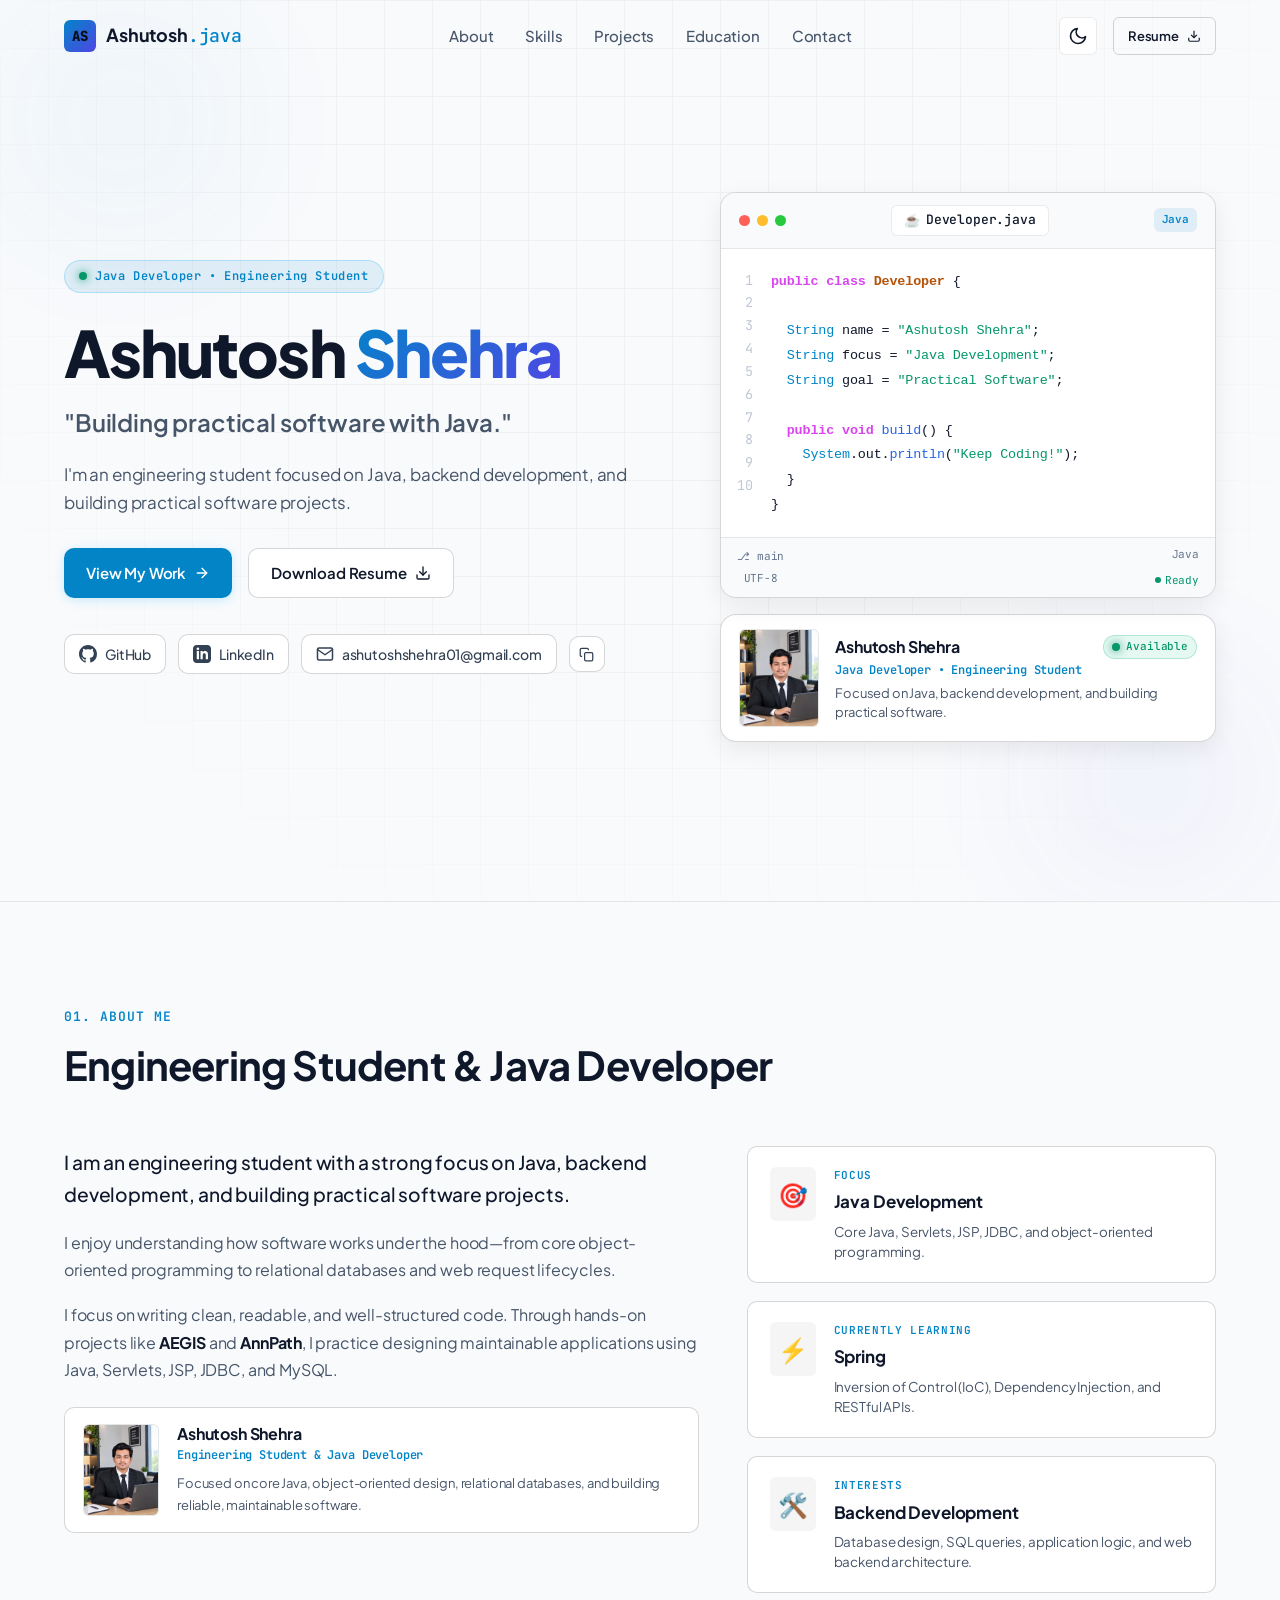
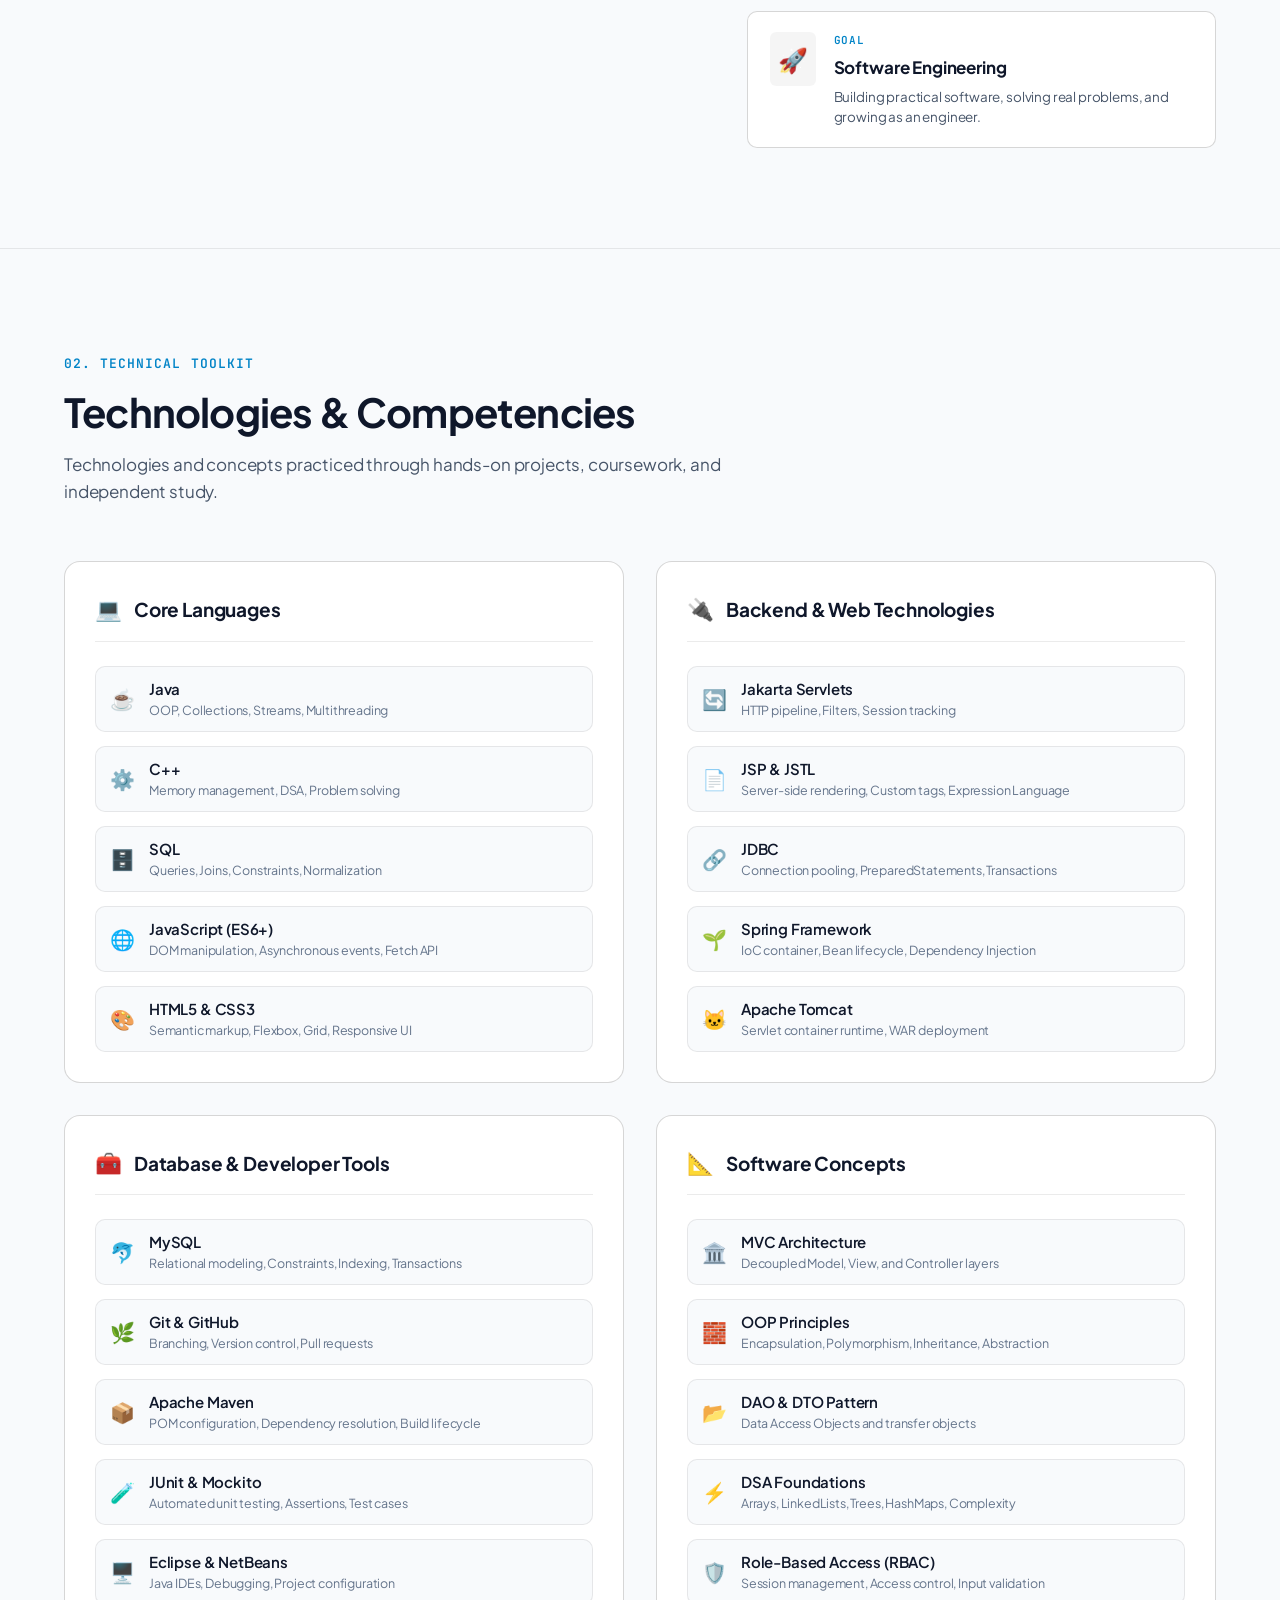
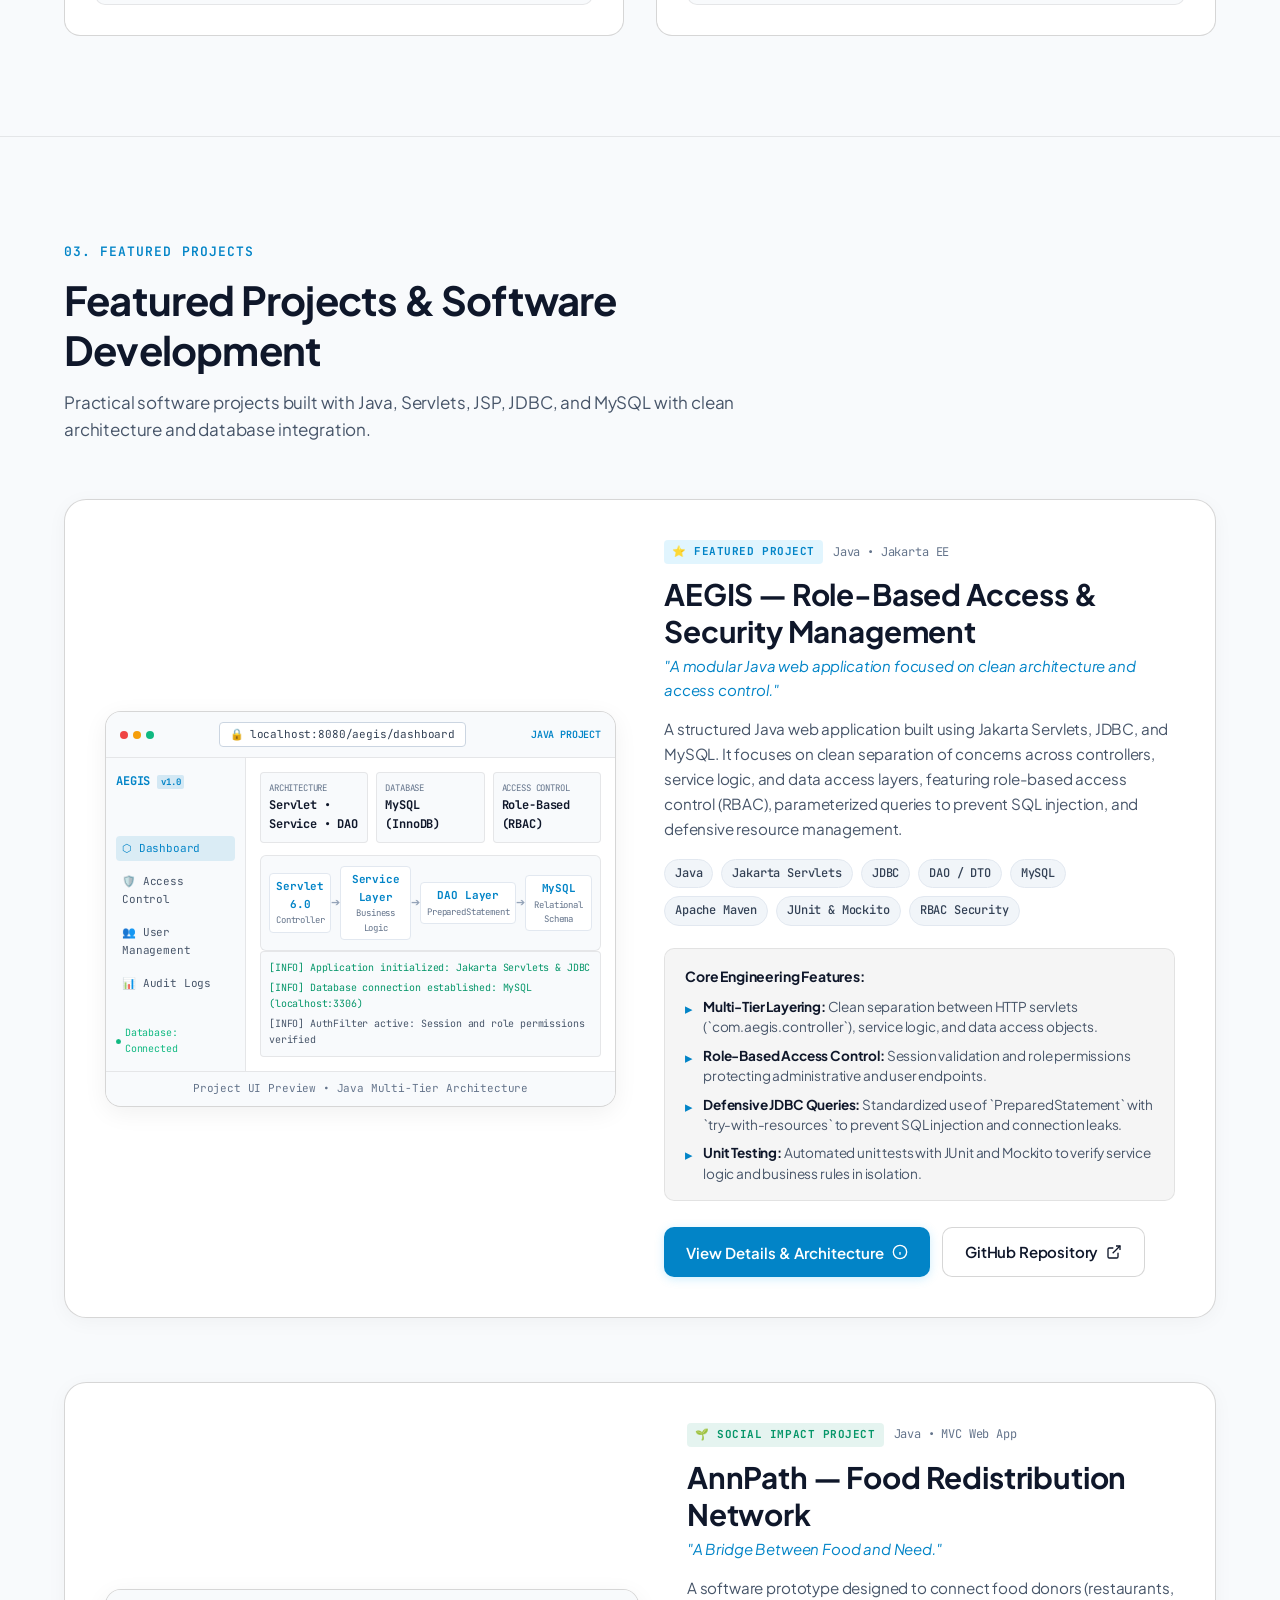
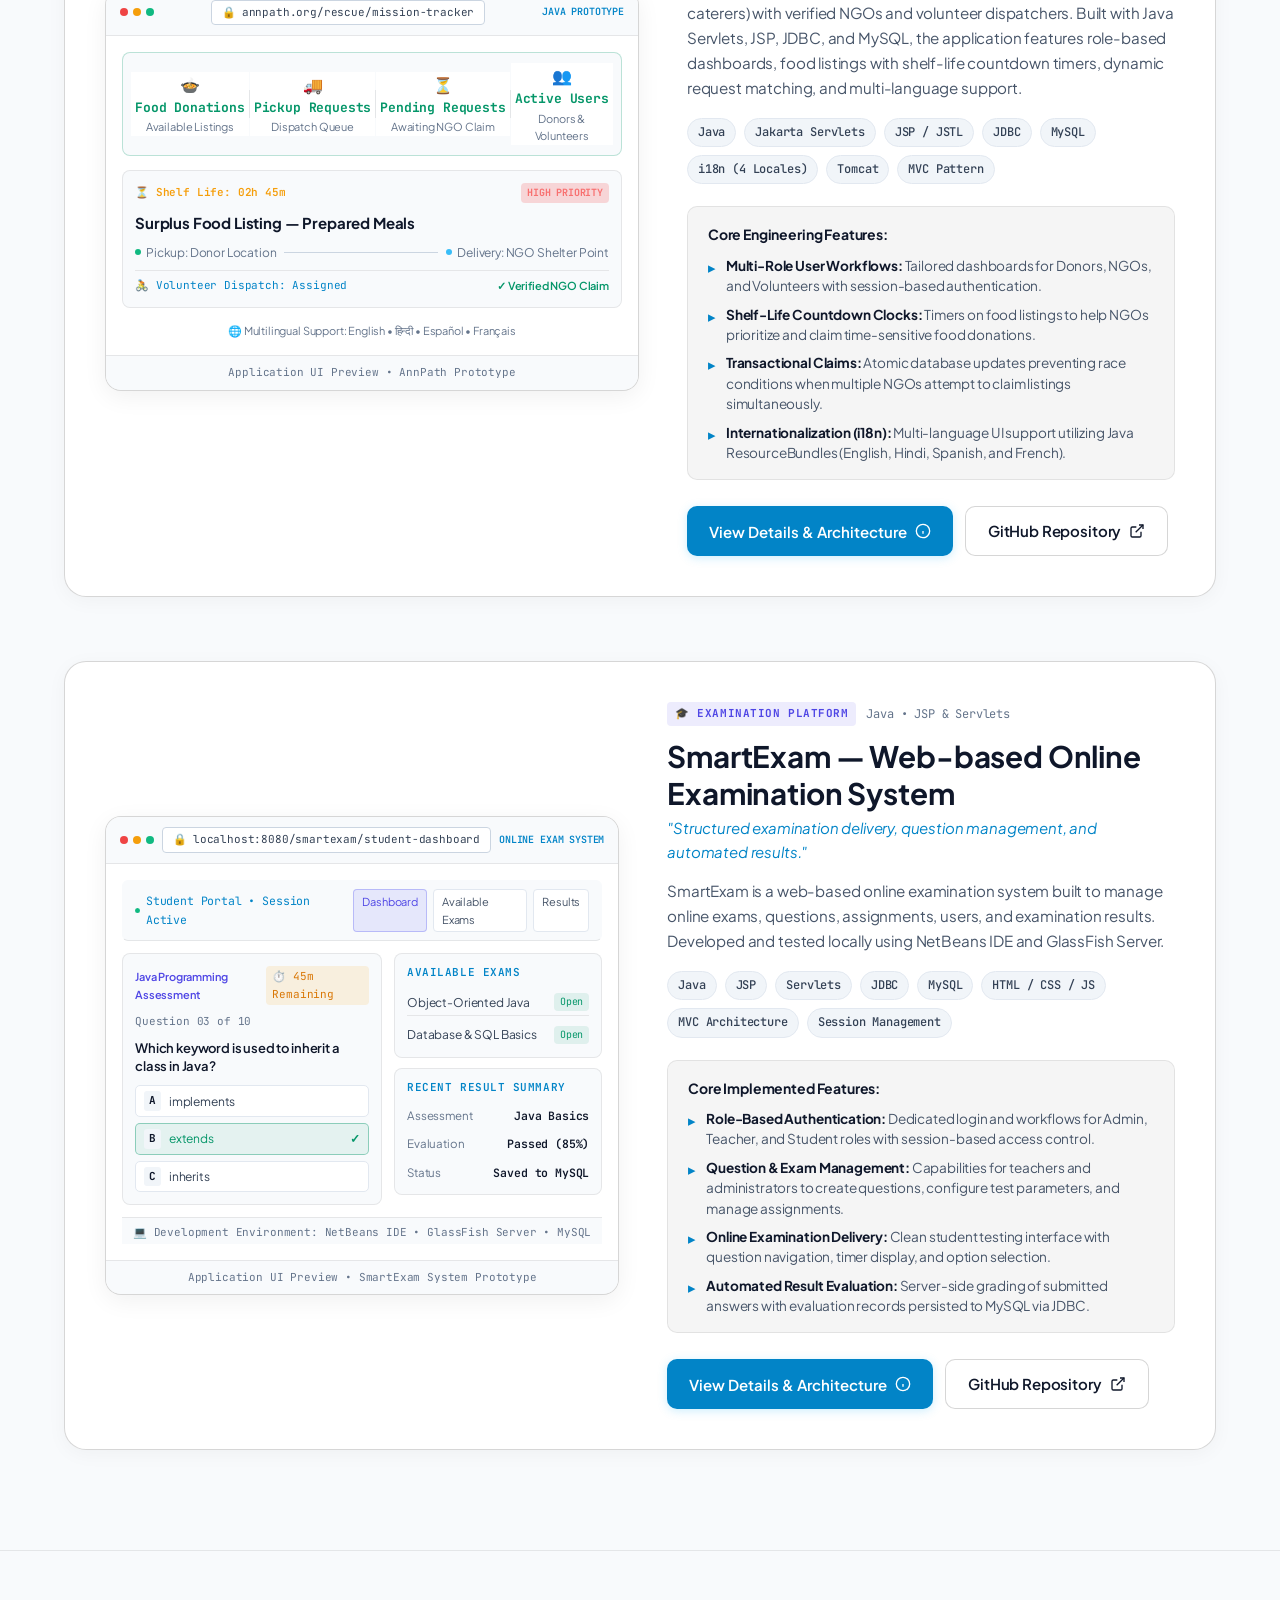
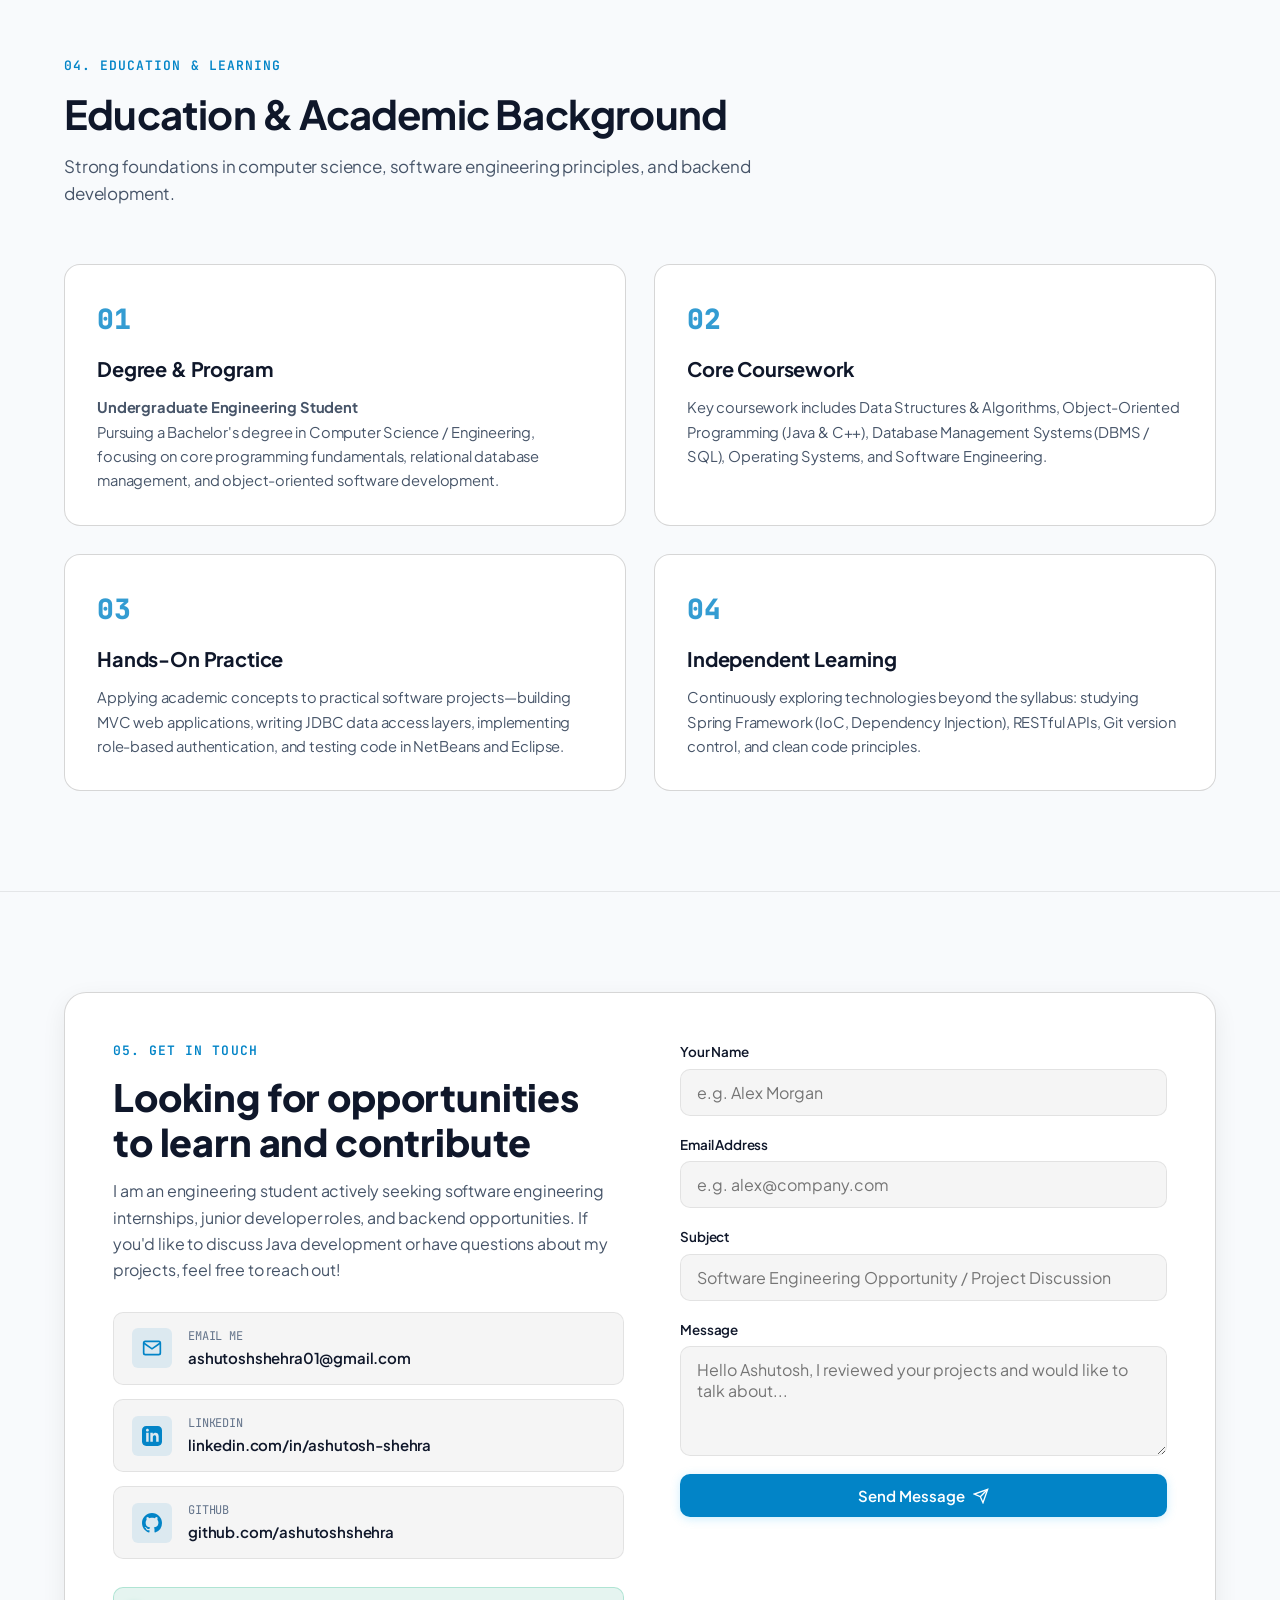
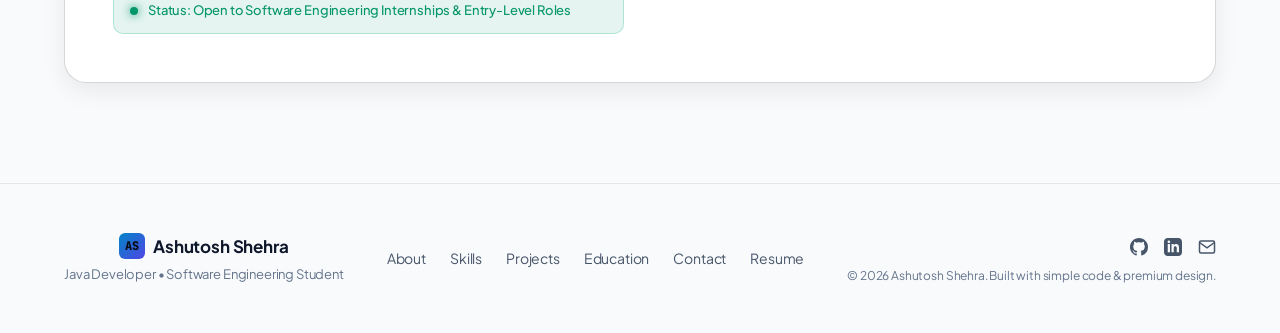
<file: web/index.html>
<!DOCTYPE html>
<html lang="en" data-theme="dark">
<head>
  <meta charset="UTF-8">
  <meta name="viewport" content="width=device-width, initial-scale=1.0">
  <title>Ashutosh Shehra | Engineering Student &amp; Java Developer</title>
  <meta name="description" content="Portfolio of Ashutosh Shehra, an engineering student focused on Java, backend development, and building practical software projects.">
  <meta name="keywords" content="Ashutosh Shehra, Java Developer, Engineering Student, Jakarta EE, Servlets, JSP, Spring, MySQL, JDBC, Backend Developer">
  <meta name="author" content="Ashutosh Shehra">

  <meta name="theme-color" content="#080c14">
  <meta name="color-scheme" content="dark light">

  <!-- Open Graph / Facebook / LinkedIn / WhatsApp Meta Tags -->
  <meta property="og:type" content="website">
  <meta property="og:url" content="https://ashutoshshehra.github.io/Portfolio/">
  <meta property="og:site_name" content="Ashutosh Shehra Portfolio">
  <meta property="og:title" content="Ashutosh Shehra | Engineering Student &amp; Java Developer">
  <meta property="og:description" content="Engineering student focused on Java, backend development, and building practical software projects.">
  <meta property="og:image" content="https://ashutoshshehra.github.io/Portfolio/assets/ashutosh-shehra.jpg">
  <meta property="og:image:secure_url" content="https://ashutoshshehra.github.io/Portfolio/assets/ashutosh-shehra.jpg">
  <meta property="og:image:type" content="image/jpeg">
  <meta property="og:image:width" content="853">
  <meta property="og:image:height" content="1024">
  <meta property="og:image:alt" content="Ashutosh Shehra - Java Developer and Software Engineering Student">

  <!-- Twitter Card Meta Tags -->
  <meta name="twitter:card" content="summary_large_image">
  <meta name="twitter:url" content="https://ashutoshshehra.github.io/Portfolio/">
  <meta name="twitter:title" content="Ashutosh Shehra | Engineering Student &amp; Java Developer">
  <meta name="twitter:description" content="Engineering student focused on Java, backend development, and building practical software projects.">
  <meta name="twitter:image" content="https://ashutoshshehra.github.io/Portfolio/assets/ashutosh-shehra.jpg">
  <meta name="twitter:image:alt" content="Ashutosh Shehra - Java Developer and Software Engineering Student">

  <!-- Google Fonts: Plus Jakarta Sans & JetBrains Mono -->
  <link rel="preconnect" href="https://fonts.googleapis.com">
  <link rel="preconnect" href="https://fonts.gstatic.com" crossorigin>
  <link href="https://fonts.googleapis.com/css2?family=JetBrains+Mono:wght@400;500;600&family=Plus+Jakarta+Sans:wght@300;400;500;600;700;800&display=swap" rel="stylesheet">

  <!-- Stylesheet -->
  <link rel="stylesheet" href="styles.css">

  <!-- Favicon SVG -->
  <link rel="icon" type="image/svg+xml" href="data:image/svg+xml,<svg xmlns='http://www.w3.org/2000/svg' viewBox='0 0 100 100'><rect width='100' height='100' rx='20' fill='%230f172a'/><text x='50%' y='55%' dominant-baseline='central' text-anchor='middle' font-family='sans-serif' font-weight='bold' font-size='46' fill='%2338bdf8'>AS</text></svg>">
</head>
<body>
  <!-- Background Glow & Grid Canvas Elements -->
  <div class="bg-pattern" aria-hidden="true">
    <div class="glow-orb glow-top-left"></div>
    <div class="glow-orb glow-bottom-right"></div>
    <div class="grid-overlay"></div>
  </div>

  <!-- NAVIGATION BAR -->
  <header class="navbar" id="navbar">
    <div class="nav-container">
      <a href="#hero" class="nav-brand" aria-label="Ashutosh Shehra Home">
        <span class="brand-monogram">AS</span>
        <span class="brand-text">Ashutosh<span class="brand-dot">.java</span></span>
      </a>

      <!-- Desktop Nav Items -->
      <nav class="nav-links" id="navLinks" aria-label="Main Navigation">
        <a href="#about" class="nav-link">About</a>
        <a href="#skills" class="nav-link">Skills</a>
        <a href="#projects" class="nav-link">Projects</a>
        <a href="#education" class="nav-link">Education</a>
        <a href="#contact" class="nav-link">Contact</a>
      </nav>

      <!-- Nav Actions (Theme Toggle & Resume Button) -->
      <div class="nav-actions">
        <!-- Theme Switcher -->
        <button id="themeToggle" class="theme-toggle" aria-label="Toggle dark/light theme" title="Toggle theme">
          <svg class="sun-icon" viewBox="0 0 24 24" width="20" height="20" fill="none" stroke="currentColor" stroke-width="2" stroke-linecap="round" stroke-linejoin="round">
            <circle cx="12" cy="12" r="5"></circle>
            <line x1="12" y1="12" x2="12" y2="3"></line>
            <line x1="12" y1="21" x2="12" y2="23"></line>
            <line x1="4.22" y1="4.22" x2="5.64" y2="5.64"></line>
            <line x1="18.36" y1="18.36" x2="19.78" y2="19.78"></line>
            <line x1="1" y1="12" x2="3" y2="12"></line>
            <line x1="21" y1="12" x2="23" y2="12"></line>
            <line x1="4.22" y1="19.78" x2="5.64" y2="18.36"></line>
            <line x1="18.36" y1="5.64" x2="19.78" y2="4.22"></line>
          </svg>
          <svg class="moon-icon" viewBox="0 0 24 24" width="20" height="20" fill="none" stroke="currentColor" stroke-width="2" stroke-linecap="round" stroke-linejoin="round">
            <path d="M21 12.79A9 9 0 1 1 11.21 3 7 7 0 0 0 21 12.79z"></path>
          </svg>
        </button>

        <a href="assets/Ashutosh_Shehra_Resume.pdf" download="Ashutosh_Shehra_Resume.pdf" class="btn btn-sm btn-outline nav-resume-btn">
          <span>Resume</span>
          <svg viewBox="0 0 24 24" width="14" height="14" fill="none" stroke="currentColor" stroke-width="2">
            <path d="M21 15v4a2 2 0 0 1-2 2H5a2 2 0 0 1-2-2v-4"></path>
            <polyline points="7 10 12 15 17 10"></polyline>
            <line x1="12" y1="15" x2="12" y2="3"></line>
          </svg>
        </a>

        <!-- Mobile Menu Toggle Button -->
        <button id="mobileMenuBtn" class="mobile-menu-btn" aria-label="Toggle navigation menu" aria-expanded="false">
          <span class="hamburger-bar"></span>
          <span class="hamburger-bar"></span>
          <span class="hamburger-bar"></span>
        </button>
      </div>
    </div>

    <!-- Mobile Drawer Navigation -->
    <div class="mobile-drawer" id="mobileDrawer">
      <nav class="mobile-nav-links">
        <a href="#about" class="mobile-nav-link">About</a>
        <a href="#skills" class="mobile-nav-link">Skills</a>
        <a href="#projects" class="mobile-nav-link">Projects</a>
        <a href="#education" class="mobile-nav-link">Education</a>
        <a href="#contact" class="mobile-nav-link">Contact</a>
        <div class="mobile-drawer-footer">
          <a href="assets/Ashutosh_Shehra_Resume.pdf" download="Ashutosh_Shehra_Resume.pdf" class="btn btn-primary btn-block">
            Download Resume
            <svg viewBox="0 0 24 24" width="16" height="16" fill="none" stroke="currentColor" stroke-width="2">
              <path d="M21 15v4a2 2 0 0 1-2 2H5a2 2 0 0 1-2-2v-4"></path>
              <polyline points="7 10 12 15 17 10"></polyline>
              <line x1="12" y1="15" x2="12" y2="3"></line>
            </svg>
          </a>
        </div>
      </nav>
    </div>
  </header>

  <main>
    <!-- 1 & 2. HERO SECTION -->
    <section class="hero-section" id="hero">
      <div class="container hero-container">
        
        <!-- Hero Left Column -->
        <div class="hero-content reveal-on-scroll">
          <div class="hero-badge">
            <span class="status-indicator"></span>
            <span class="badge-text">Java Developer • Engineering Student</span>
          </div>

          <h1 class="hero-name">
            Ashutosh <span class="gradient-text">Shehra</span>
          </h1>

          <p class="hero-tagline">
            "Building practical software with Java."
          </p>

          <p class="hero-description">
            I'm an engineering student focused on Java, backend development, and building practical software projects.
          </p>

          <!-- Hero CTAs -->
          <div class="hero-actions">
            <a href="#projects" class="btn btn-primary">
              <span>View My Work</span>
              <svg viewBox="0 0 24 24" width="16" height="16" fill="none" stroke="currentColor" stroke-width="2" stroke-linecap="round" stroke-linejoin="round" class="btn-arrow">
                <line x1="5" y1="12" x2="19" y2="12"></line>
                <polyline points="12 5 19 12 12 19"></polyline>
              </svg>
            </a>

            <a href="assets/Ashutosh_Shehra_Resume.pdf" download="Ashutosh_Shehra_Resume.pdf" class="btn btn-secondary">
              <span>Download Resume</span>
              <svg viewBox="0 0 24 24" width="16" height="16" fill="none" stroke="currentColor" stroke-width="2" stroke-linecap="round" stroke-linejoin="round">
                <path d="M21 15v4a2 2 0 0 1-2 2H5a2 2 0 0 1-2-2v-4"></path>
                <polyline points="7 10 12 15 17 10"></polyline>
                <line x1="12" y1="15" x2="12" y2="3"></line>
              </svg>
            </a>
          </div>

          <!-- Hero Social Links & Email -->
          <div class="hero-socials">
            <a href="https://github.com/ashutoshshehra" target="_blank" rel="noopener noreferrer" class="social-chip" aria-label="GitHub Profile">
              <svg viewBox="0 0 24 24" width="18" height="18" fill="currentColor">
                <path d="M12 0C5.37 0 0 5.37 0 12c0 5.31 3.435 9.795 8.205 11.385.6.105.825-.255.825-.57 0-.285-.015-1.23-.015-2.235-3.015.555-3.795-.735-4.035-1.41-.135-.345-.72-1.41-1.23-1.695-.42-.225-1.02-.78-.015-.795.945-.015 1.62.87 1.845 1.23 1.08 1.815 2.805 1.305 3.495.99.105-.78.42-1.305.765-1.605-2.67-.3-5.46-1.335-5.46-5.925 0-1.305.465-2.385 1.23-3.225-.12-.3-.54-1.53.12-3.18 0 0 1.005-.315 3.3 1.23.96-.27 1.98-.405 3-.405s2.04.135 3 .405c2.295-1.56 3.3-1.23 3.3-1.23.66 1.65.24 2.88.12 3.18.765.84 1.23 1.905 1.23 3.225 0 4.605-2.805 5.625-5.475 5.925.435.375.81 1.095.81 2.22 0 1.605-.015 2.895-.015 3.3 0 .315.225.69.825.57A12.02 12.02 0 0024 12c0-6.63-5.37-12-12-12z"/>
              </svg>
              <span>GitHub</span>
            </a>

            <a href="https://www.linkedin.com/in/ashutosh-shehra-17b498398" target="_blank" rel="noopener noreferrer" class="social-chip" aria-label="LinkedIn Profile">
              <svg viewBox="0 0 24 24" width="18" height="18" fill="currentColor">
                <path d="M19 0h-14c-2.761 0-5 2.239-5 5v14c0 2.761 2.239 5 5 5h14c2.762 0 5-2.239 5-5v-14c0-2.761-2.238-5-5-5zm-11 19h-3v-11h3v11zm-1.5-12.268c-.966 0-1.75-.79-1.75-1.764s.784-1.764 1.75-1.764 1.75.79 1.75 1.764-.783 1.764-1.75 1.764zm13.5 12.268h-3v-5.604c0-3.368-4-3.113-4 0v5.604h-3v-11h3v1.765c1.396-2.586 7-2.777 7 2.476v6.759z"/>
              </svg>
              <span>LinkedIn</span>
            </a>

            <a href="mailto:ashutoshshehra01@gmail.com" class="social-chip" aria-label="Email Ashutosh Shehra">
              <svg viewBox="0 0 24 24" width="18" height="18" fill="none" stroke="currentColor" stroke-width="2" stroke-linecap="round" stroke-linejoin="round">
                <path d="M4 4h16c1.1 0 2 .9 2 2v12c0 1.1-.9 2-2 2H4c-1.1 0-2-.9-2-2V6c0-1.1.9-2 2-2z"></path>
                <polyline points="22,6 12,13 2,6"></polyline>
              </svg>
              <span>ashutoshshehra01@gmail.com</span>
            </a>

            <!-- Quick copy email tooltip button -->
            <button class="copy-email-btn" id="copyEmailBtn" data-email="ashutoshshehra01@gmail.com" title="Copy email address" aria-label="Copy email">
              <svg viewBox="0 0 24 24" width="15" height="15" fill="none" stroke="currentColor" stroke-width="2">
                <rect x="9" y="9" width="13" height="13" rx="2" ry="2"></rect>
                <path d="M5 15H4a2 2 0 0 1-2-2V4a2 2 0 0 1 2-2h9a2 2 0 0 1 2 2v1"></path>
              </svg>
              <span class="copy-tooltip" id="copyTooltip">Copy</span>
            </button>
          </div>
        </div>

        <!-- Hero Right Column: Developer Code Editor & Profile Showcase -->
        <div class="hero-visual reveal-on-scroll">
          <div class="code-editor-card">
            <!-- Window Top Bar -->
            <div class="editor-header">
              <div class="editor-controls">
                <span class="dot dot-close"></span>
                <span class="dot dot-minimize"></span>
                <span class="dot dot-maximize"></span>
              </div>
              <div class="editor-tab">
                <span class="tab-icon">☕</span>
                <span class="tab-title">Developer.java</span>
              </div>
              <div class="editor-badge">
                <span>Java</span>
              </div>
            </div>

            <!-- Code Editor Body -->
            <div class="editor-body">
              <div class="line-numbers" aria-hidden="true">
                <span>1</span>
                <span>2</span>
                <span>3</span>
                <span>4</span>
                <span>5</span>
                <span>6</span>
                <span>7</span>
                <span>8</span>
                <span>9</span>
                <span>10</span>
              </div>
              <pre class="code-content"><code><span class="code-kw">public class</span> <span class="code-class">Developer</span> {

  <span class="code-type">String</span> <span class="code-var">name</span> = <span class="code-str">"Ashutosh Shehra"</span>;
  <span class="code-type">String</span> <span class="code-var">focus</span> = <span class="code-str">"Java Development"</span>;
  <span class="code-type">String</span> <span class="code-var">goal</span> = <span class="code-str">"Practical Software"</span>;

  <span class="code-kw">public void</span> <span class="code-method">build</span>() {
    <span class="code-type">System</span>.<span class="code-var">out</span>.<span class="code-method">println</span>(<span class="code-str">"Keep Coding!"</span>);
  }
}</code></pre>
            </div>

            <!-- Editor Status Bar Footer -->
            <div class="editor-footer">
              <div class="footer-left">
                <span class="status-git-branch">⎇ main</span>
                <span class="status-encoding">UTF-8</span>
              </div>
              <div class="footer-right">
                <span class="status-lang">Java</span>
                <span class="status-pill">Ready</span>
              </div>
            </div>
          </div>

          <!-- Developer Profile Companion Card (No overlap, 100% clean) -->
          <div class="hero-profile-card">
            <div class="hero-profile-frame">
              <img 
                src="assets/ashutosh-shehra.jpg" 
                alt="Ashutosh Shehra - Java Developer and Software Engineering Student" 
                class="hero-profile-img" 
                width="84" 
                height="102" 
                loading="eager" 
                decoding="async" 
              />
            </div>
            <div class="hero-profile-details">
              <div class="hero-profile-header">
                <span class="hero-profile-name">Ashutosh Shehra</span>
                <span class="hero-profile-status">
                  <span class="status-indicator"></span>
                  <span>Available</span>
                </span>
              </div>
              <div class="hero-profile-role">Java Developer • Engineering Student</div>
              <p class="hero-profile-desc">
                Focused on Java, backend development, and building practical software.
              </p>
            </div>
          </div>
        </div>

      </div>
    </section>

    <!-- 7. ABOUT SECTION -->
    <section class="section about-section" id="about">
      <div class="container">
        
        <div class="section-header reveal-on-scroll">
          <span class="section-tag">01. ABOUT ME</span>
          <h2 class="section-title">Engineering Student &amp; Java Developer</h2>
        </div>

        <div class="about-grid">
          <!-- Left: Narrative -->
          <div class="about-narrative reveal-on-scroll">
            <p class="lead-text">
              I am an engineering student with a strong focus on Java, backend development, and building practical software projects.
            </p>
            <p>
              I enjoy understanding how software works under the hood—from core object-oriented programming to relational databases and web request lifecycles.
            </p>
            <p>
              I focus on writing clean, readable, and well-structured code. Through hands-on projects like <strong>AEGIS</strong> and <strong>AnnPath</strong>, I practice designing maintainable applications using Java, Servlets, JSP, JDBC, and MySQL.
            </p>

            <!-- Supporting Profile Card in About -->
            <div class="about-profile-card">
              <div class="about-profile-frame">
                <img 
                  src="assets/ashutosh-shehra.jpg" 
                  alt="Ashutosh Shehra - Java Developer and Software Engineering Student" 
                  class="about-profile-img" 
                  width="80" 
                  height="96" 
                  loading="lazy" 
                  decoding="async" 
                />
              </div>
              <div class="about-profile-meta">
                <div class="about-profile-name">Ashutosh Shehra</div>
                <div class="about-profile-role">Engineering Student &amp; Java Developer</div>
                <p class="about-profile-bio">
                  Focused on core Java, object-oriented design, relational databases, and building reliable, maintainable software.
                </p>
              </div>
            </div>
          </div>

          <!-- Right: Information Cards -->
          <div class="about-cards-col reveal-on-scroll">
            
            <div class="info-card">
              <div class="info-card-icon">🎯</div>
              <div class="info-card-content">
                <span class="info-card-label">Focus</span>
                <h3 class="info-card-value">Java Development</h3>
                <p class="info-card-detail">Core Java, Servlets, JSP, JDBC, and object-oriented programming.</p>
              </div>
            </div>

            <div class="info-card">
              <div class="info-card-icon">⚡</div>
              <div class="info-card-content">
                <span class="info-card-label">Currently Learning</span>
                <h3 class="info-card-value">Spring</h3>
                <p class="info-card-detail">Inversion of Control (IoC), Dependency Injection, and RESTful APIs.</p>
              </div>
            </div>

            <div class="info-card">
              <div class="info-card-icon">🛠️</div>
              <div class="info-card-content">
                <span class="info-card-label">Interests</span>
                <h3 class="info-card-value">Backend Development</h3>
                <p class="info-card-detail">Database design, SQL queries, application logic, and web backend architecture.</p>
              </div>
            </div>

            <div class="info-card">
              <div class="info-card-icon">🚀</div>
              <div class="info-card-content">
                <span class="info-card-label">Goal</span>
                <h3 class="info-card-value">Software Engineering</h3>
                <p class="info-card-detail">Building practical software, solving real problems, and growing as an engineer.</p>
              </div>
            </div>

          </div>
        </div>

      </div>
    </section>

    <!-- 8. SKILLS SECTION -->
    <section class="section skills-section" id="skills">
      <div class="container">
        
        <div class="section-header reveal-on-scroll">
          <span class="section-tag">02. TECHNICAL TOOLKIT</span>
          <h2 class="section-title">Technologies &amp; Competencies</h2>
          <p class="section-subtitle">
            Technologies and concepts practiced through hands-on projects, coursework, and independent study.
          </p>
        </div>

        <!-- Skills Categories Grid -->
        <div class="skills-categories-grid">
          
          <!-- Category 1: Languages & Core Foundations -->
          <div class="skill-category-card reveal-on-scroll">
            <div class="category-header">
              <span class="category-icon">💻</span>
              <h3 class="category-title">Core Languages</h3>
            </div>
            <div class="tech-badges-list">
              
              <div class="tech-badge" data-tech="Java">
                <span class="tech-icon">☕</span>
                <div class="tech-info">
                  <span class="tech-name">Java</span>
                  <span class="tech-desc">OOP, Collections, Streams, Multithreading</span>
                </div>
              </div>

              <div class="tech-badge" data-tech="C++">
                <span class="tech-icon">⚙️</span>
                <div class="tech-info">
                  <span class="tech-name">C++</span>
                  <span class="tech-desc">Memory management, DSA, Problem solving</span>
                </div>
              </div>

              <div class="tech-badge" data-tech="SQL">
                <span class="tech-icon">🗄️</span>
                <div class="tech-info">
                  <span class="tech-name">SQL</span>
                  <span class="tech-desc">Queries, Joins, Constraints, Normalization</span>
                </div>
              </div>

              <div class="tech-badge" data-tech="JavaScript">
                <span class="tech-icon">🌐</span>
                <div class="tech-info">
                  <span class="tech-name">JavaScript (ES6+)</span>
                  <span class="tech-desc">DOM manipulation, Asynchronous events, Fetch API</span>
                </div>
              </div>

              <div class="tech-badge" data-tech="HTML5 & CSS3">
                <span class="tech-icon">🎨</span>
                <div class="tech-info">
                  <span class="tech-name">HTML5 &amp; CSS3</span>
                  <span class="tech-desc">Semantic markup, Flexbox, Grid, Responsive UI</span>
                </div>
              </div>

            </div>
          </div>

          <!-- Category 2: Backend & Web Technologies -->
          <div class="skill-category-card reveal-on-scroll">
            <div class="category-header">
              <span class="category-icon">🔌</span>
              <h3 class="category-title">Backend &amp; Web Technologies</h3>
            </div>
            <div class="tech-badges-list">
              
              <div class="tech-badge" data-tech="Servlets">
                <span class="tech-icon">🔄</span>
                <div class="tech-info">
                  <span class="tech-name">Jakarta Servlets</span>
                  <span class="tech-desc">HTTP pipeline, Filters, Session tracking</span>
                </div>
              </div>

              <div class="tech-badge" data-tech="JSP">
                <span class="tech-icon">📄</span>
                <div class="tech-info">
                  <span class="tech-name">JSP &amp; JSTL</span>
                  <span class="tech-desc">Server-side rendering, Custom tags, Expression Language</span>
                </div>
              </div>

              <div class="tech-badge" data-tech="JDBC">
                <span class="tech-icon">🔗</span>
                <div class="tech-info">
                  <span class="tech-name">JDBC</span>
                  <span class="tech-desc">Connection pooling, PreparedStatements, Transactions</span>
                </div>
              </div>

              <div class="tech-badge" data-tech="Spring">
                <span class="tech-icon">🌱</span>
                <div class="tech-info">
                  <span class="tech-name">Spring Framework</span>
                  <span class="tech-desc">IoC container, Bean lifecycle, Dependency Injection</span>
                </div>
              </div>

              <div class="tech-badge" data-tech="Tomcat">
                <span class="tech-icon">🐱</span>
                <div class="tech-info">
                  <span class="tech-name">Apache Tomcat</span>
                  <span class="tech-desc">Servlet container runtime, WAR deployment</span>
                </div>
              </div>

            </div>
          </div>

          <!-- Category 3: Database & Engineering Tools -->
          <div class="skill-category-card reveal-on-scroll">
            <div class="category-header">
              <span class="category-icon">🧰</span>
              <h3 class="category-title">Database &amp; Developer Tools</h3>
            </div>
            <div class="tech-badges-list">
              
              <div class="tech-badge" data-tech="MySQL">
                <span class="tech-icon">🐬</span>
                <div class="tech-info">
                  <span class="tech-name">MySQL</span>
                  <span class="tech-desc">Relational modeling, Constraints, Indexing, Transactions</span>
                </div>
              </div>

              <div class="tech-badge" data-tech="Git">
                <span class="tech-icon">🌿</span>
                <div class="tech-info">
                  <span class="tech-name">Git &amp; GitHub</span>
                  <span class="tech-desc">Branching, Version control, Pull requests</span>
                </div>
              </div>

              <div class="tech-badge" data-tech="Maven">
                <span class="tech-icon">📦</span>
                <div class="tech-info">
                  <span class="tech-name">Apache Maven</span>
                  <span class="tech-desc">POM configuration, Dependency resolution, Build lifecycle</span>
                </div>
              </div>

              <div class="tech-badge" data-tech="JUnit">
                <span class="tech-icon">🧪</span>
                <div class="tech-info">
                  <span class="tech-name">JUnit &amp; Mockito</span>
                  <span class="tech-desc">Automated unit testing, Assertions, Test cases</span>
                </div>
              </div>

              <div class="tech-badge" data-tech="IDEs">
                <span class="tech-icon">🖥️</span>
                <div class="tech-info">
                  <span class="tech-name">Eclipse &amp; NetBeans</span>
                  <span class="tech-desc">Java IDEs, Debugging, Project configuration</span>
                </div>
              </div>

            </div>
          </div>

          <!-- Category 4: Software Concepts -->
          <div class="skill-category-card reveal-on-scroll">
            <div class="category-header">
              <span class="category-icon">📐</span>
              <h3 class="category-title">Software Concepts</h3>
            </div>
            <div class="tech-badges-list">
              
              <div class="tech-badge" data-tech="MVC">
                <span class="tech-icon">🏛️</span>
                <div class="tech-info">
                  <span class="tech-name">MVC Architecture</span>
                  <span class="tech-desc">Decoupled Model, View, and Controller layers</span>
                </div>
              </div>

              <div class="tech-badge" data-tech="OOP">
                <span class="tech-icon">🧱</span>
                <div class="tech-info">
                  <span class="tech-name">OOP Principles</span>
                  <span class="tech-desc">Encapsulation, Polymorphism, Inheritance, Abstraction</span>
                </div>
              </div>

              <div class="tech-badge" data-tech="DAO">
                <span class="tech-icon">📂</span>
                <div class="tech-info">
                  <span class="tech-name">DAO &amp; DTO Pattern</span>
                  <span class="tech-desc">Data Access Objects and transfer objects</span>
                </div>
              </div>

              <div class="tech-badge" data-tech="DSA">
                <span class="tech-icon">⚡</span>
                <div class="tech-info">
                  <span class="tech-name">DSA Foundations</span>
                  <span class="tech-desc">Arrays, LinkedLists, Trees, HashMaps, Complexity</span>
                </div>
              </div>

              <div class="tech-badge" data-tech="RBAC">
                <span class="tech-icon">🛡️</span>
                <div class="tech-info">
                  <span class="tech-name">Role-Based Access (RBAC)</span>
                  <span class="tech-desc">Session management, Access control, Input validation</span>
                </div>
              </div>

            </div>
          </div>

        </div>

      </div>
    </section>

    <!-- 9, 10, 11, 12. PROJECTS SECTION (SHOWCASE) -->
    <section class="section projects-section" id="projects">
      <div class="container">
        
        <div class="section-header reveal-on-scroll">
          <span class="section-tag">03. FEATURED PROJECTS</span>
          <h2 class="section-title">Featured Projects &amp; Software Development</h2>
          <p class="section-subtitle">
            Practical software projects built with Java, Servlets, JSP, JDBC, and MySQL with clean architecture and database integration.
          </p>
        </div>

        <div class="projects-list">
          
          <!-- FEATURED PROJECT 1: AEGIS -->
          <article class="featured-project-card reveal-on-scroll" id="project-aegis">
            <!-- Project Mockup Preview Area -->
            <div class="project-preview-wrapper">
              <div class="mockup-frame">
                <!-- Mockup Top Bar -->
                <div class="mockup-header">
                  <div class="mockup-dots">
                    <span class="m-dot red"></span>
                    <span class="m-dot yellow"></span>
                    <span class="m-dot green"></span>
                  </div>
                  <div class="mockup-address">
                    <span class="lock-icon">🔒</span>
                    <span>localhost:8080/aegis/dashboard</span>
                  </div>
                  <div class="mockup-badge">JAVA PROJECT</div>
                </div>

                <!-- Abstract UI Dashboard Simulation: AEGIS -->
                <div class="mockup-body aegis-dashboard-mockup">
                  <div class="aegis-sidebar">
                    <div class="sidebar-logo">AEGIS <span class="tag">v1.0</span></div>
                    <div class="sidebar-nav">
                      <div class="s-nav-item active">⬡ Dashboard</div>
                      <div class="s-nav-item">🛡️ Access Control</div>
                      <div class="s-nav-item">👥 User Management</div>
                      <div class="s-nav-item">📊 Audit Logs</div>
                    </div>
                    <div class="sidebar-status">
                      <span class="status-dot green"></span> Database: Connected
                    </div>
                  </div>

                  <div class="aegis-main">
                    <div class="dash-top-metrics">
                      <div class="d-metric-card">
                        <span class="d-metric-label">Architecture</span>
                        <span class="d-metric-val green-text">Servlet • Service • DAO</span>
                      </div>
                      <div class="d-metric-card">
                        <span class="d-metric-label">Database</span>
                        <span class="d-metric-val">MySQL (InnoDB)</span>
                      </div>
                      <div class="d-metric-card">
                        <span class="d-metric-label">Access Control</span>
                        <span class="d-metric-val blue-text">Role-Based (RBAC)</span>
                      </div>
                    </div>

                    <div class="dash-engine-view">
                      <div class="pipeline-flow">
                        <div class="pipe-node active">
                          <span class="node-title">Servlet 6.0</span>
                          <span class="node-sub">Controller</span>
                        </div>
                        <span class="pipe-arrow">➔</span>
                        <div class="pipe-node active">
                          <span class="node-title">Service Layer</span>
                          <span class="node-sub">Business Logic</span>
                        </div>
                        <span class="pipe-arrow">➔</span>
                        <div class="pipe-node active">
                          <span class="node-title">DAO Layer</span>
                          <span class="node-sub">PreparedStatement</span>
                        </div>
                        <span class="pipe-arrow">➔</span>
                        <div class="pipe-node active">
                          <span class="node-title">MySQL</span>
                          <span class="node-sub">Relational Schema</span>
                        </div>
                      </div>

                      <div class="live-audit-log">
                        <span class="log-line ok">[INFO] Application initialized: Jakarta Servlets &amp; JDBC</span>
                        <span class="log-line ok">[INFO] Database connection established: MySQL (localhost:3306)</span>
                        <span class="log-line info">[INFO] AuthFilter active: Session and role permissions verified</span>
                      </div>
                    </div>
                  </div>
                </div>

                <div class="mockup-label-tag">Project UI Preview • Java Multi-Tier Architecture</div>
              </div>
            </div>

            <!-- Project Details & Content -->
            <div class="project-info">
              <div class="project-pill-header">
                <span class="project-flagship-pill">⭐ FEATURED PROJECT</span>
                <span class="project-time-pill">Java • Jakarta EE</span>
              </div>

              <h3 class="project-title">AEGIS — Role-Based Access &amp; Security Management</h3>
              <p class="project-motto">"A modular Java web application focused on clean architecture and access control."</p>

              <p class="project-description">
                A structured Java web application built using Jakarta Servlets, JDBC, and MySQL. It focuses on clean separation of concerns across controllers, service logic, and data access layers, featuring role-based access control (RBAC), parameterized queries to prevent SQL injection, and defensive resource management.
              </p>

              <div class="project-tags">
                <span class="pill-tag">Java</span>
                <span class="pill-tag">Jakarta Servlets</span>
                <span class="pill-tag">JDBC</span>
                <span class="pill-tag">DAO / DTO</span>
                <span class="pill-tag">MySQL</span>
                <span class="pill-tag">Apache Maven</span>
                <span class="pill-tag">JUnit &amp; Mockito</span>
                <span class="pill-tag">RBAC Security</span>
              </div>

              <!-- Main Project Features List -->
              <div class="project-features-list">
                <h4 class="features-title">Core Engineering Features:</h4>
                <ul class="features-ul">
                  <li><strong>Multi-Tier Layering:</strong> Clean separation between HTTP servlets (`com.aegis.controller`), service logic, and data access objects.</li>
                  <li><strong>Role-Based Access Control:</strong> Session validation and role permissions protecting administrative and user endpoints.</li>
                  <li><strong>Defensive JDBC Queries:</strong> Standardized use of `PreparedStatement` with `try-with-resources` to prevent SQL injection and connection leaks.</li>
                  <li><strong>Unit Testing:</strong> Automated unit tests with JUnit and Mockito to verify service logic and business rules in isolation.</li>
                </ul>
              </div>

              <!-- Action CTAs -->
              <div class="project-actions">
                <button class="btn btn-primary open-modal-btn" data-modal="modal-aegis">
                  <span>View Details &amp; Architecture</span>
                  <svg viewBox="0 0 24 24" width="16" height="16" fill="none" stroke="currentColor" stroke-width="2">
                    <circle cx="12" cy="12" r="10"></circle>
                    <line x1="12" y1="16" x2="12" y2="12"></line>
                    <line x1="12" y1="8" x2="12.01" y2="8"></line>
                  </svg>
                </button>

                <a href="https://github.com/ashutoshshehra" target="_blank" rel="noopener noreferrer" class="btn btn-secondary">
                  <span>GitHub Repository</span>
                  <svg viewBox="0 0 24 24" width="16" height="16" fill="none" stroke="currentColor" stroke-width="2">
                    <path d="M18 13v6a2 2 0 0 1-2 2H5a2 2 0 0 1-2-2V8a2 2 0 0 1 2-2h6"></path>
                    <polyline points="15 3 21 3 21 9"></polyline>
                    <line x1="10" y1="14" x2="21" y2="3"></line>
                  </svg>
                </a>
              </div>
            </div>
          </article>

          <!-- FEATURED PROJECT 2: AnnPath -->
          <article class="featured-project-card reveal-on-scroll" id="project-annpath">
            <!-- Project Mockup Preview Area -->
            <div class="project-preview-wrapper">
              <div class="mockup-frame">
                <!-- Mockup Top Bar -->
                <div class="mockup-header">
                  <div class="mockup-dots">
                    <span class="m-dot red"></span>
                    <span class="m-dot yellow"></span>
                    <span class="m-dot green"></span>
                  </div>
                  <div class="mockup-address">
                    <span class="lock-icon">🔒</span>
                    <span>annpath.org/rescue/mission-tracker</span>
                  </div>
                  <div class="mockup-badge">JAVA PROTOTYPE</div>
                </div>

                <!-- Abstract UI Dashboard Simulation: AnnaPath -->
                <div class="mockup-body annpath-mockup">
                  <!-- Impact Metrics Ticker -->
                  <div class="impact-ticker-bar">
                    <div class="ticker-stat">
                      <span class="t-icon">🍲</span>
                      <span class="t-value">Food Donations</span>
                      <span class="t-label">Available Listings</span>
                    </div>
                    <div class="ticker-divider"></div>
                    <div class="ticker-stat">
                      <span class="t-icon">🚚</span>
                      <span class="t-value">Pickup Requests</span>
                      <span class="t-label">Dispatch Queue</span>
                    </div>
                    <div class="ticker-divider"></div>
                    <div class="ticker-stat">
                      <span class="t-icon">⏳</span>
                      <span class="t-value">Pending Requests</span>
                      <span class="t-label">Awaiting NGO Claim</span>
                    </div>
                    <div class="ticker-divider"></div>
                    <div class="ticker-stat">
                      <span class="t-icon">👥</span>
                      <span class="t-value">Active Users</span>
                      <span class="t-label">Donors &amp; Volunteers</span>
                    </div>
                  </div>

                  <!-- Active Dispatch Visual Card -->
                  <div class="annpath-dispatch-preview">
                    <div class="rescue-card-sample">
                      <div class="rescue-header">
                        <span class="badge-fresh">⏳ Shelf Life: 02h 45m</span>
                        <span class="badge-urgency">HIGH PRIORITY</span>
                      </div>
                      <div class="rescue-title">Surplus Food Listing — Prepared Meals</div>
                      <div class="rescue-route">
                        <div class="route-point">
                          <span class="dot-green"></span>
                          <span>Pickup: Donor Location</span>
                        </div>
                        <div class="route-line"></div>
                        <div class="route-point">
                          <span class="dot-blue"></span>
                          <span>Delivery: NGO Shelter Point</span>
                        </div>
                      </div>
                      <div class="rescue-footer">
                        <span class="dispatch-volunteer">🚴 Volunteer Dispatch: Assigned</span>
                        <span class="verified-badge">✓ Verified NGO Claim</span>
                      </div>
                    </div>
                  </div>

                  <div class="mockup-multilingual-strip">
                    <span>🌐 Multilingual Support: English • हिन्दी • Español • Français</span>
                  </div>
                </div>

                <div class="mockup-label-tag">Application UI Preview • AnnPath Prototype</div>
              </div>
            </div>

            <!-- Project Details & Content -->
            <div class="project-info">
              <div class="project-pill-header">
                <span class="project-flagship-pill green">🌱 SOCIAL IMPACT PROJECT</span>
                <span class="project-time-pill">Java • MVC Web App</span>
              </div>

              <h3 class="project-title">AnnPath — Food Redistribution Network</h3>
              <p class="project-motto">"A Bridge Between Food and Need."</p>

              <p class="project-description">
                A software prototype designed to connect food donors (restaurants, caterers) with verified NGOs and volunteer dispatchers. Built with Java Servlets, JSP, JDBC, and MySQL, the application features role-based dashboards, food listings with shelf-life countdown timers, dynamic request matching, and multi-language support.
              </p>

              <div class="project-tags">
                <span class="pill-tag">Java</span>
                <span class="pill-tag">Jakarta Servlets</span>
                <span class="pill-tag">JSP / JSTL</span>
                <span class="pill-tag">JDBC</span>
                <span class="pill-tag">MySQL</span>
                <span class="pill-tag">i18n (4 Locales)</span>
                <span class="pill-tag">Tomcat</span>
                <span class="pill-tag">MVC Pattern</span>
              </div>

              <!-- Main Project Features List -->
              <div class="project-features-list">
                <h4 class="features-title">Core Engineering Features:</h4>
                <ul class="features-ul">
                  <li><strong>Multi-Role User Workflows:</strong> Tailored dashboards for Donors, NGOs, and Volunteers with session-based authentication.</li>
                  <li><strong>Shelf-Life Countdown Clocks:</strong> Timers on food listings to help NGOs prioritize and claim time-sensitive food donations.</li>
                  <li><strong>Transactional Claims:</strong> Atomic database updates preventing race conditions when multiple NGOs attempt to claim listings simultaneously.</li>
                  <li><strong>Internationalization (i18n):</strong> Multi-language UI support utilizing Java ResourceBundles (English, Hindi, Spanish, and French).</li>
                </ul>
              </div>

              <!-- Action CTAs -->
              <div class="project-actions">
                <button class="btn btn-primary open-modal-btn" data-modal="modal-annpath">
                  <span>View Details &amp; Architecture</span>
                  <svg viewBox="0 0 24 24" width="16" height="16" fill="none" stroke="currentColor" stroke-width="2">
                    <circle cx="12" cy="12" r="10"></circle>
                    <line x1="12" y1="16" x2="12" y2="12"></line>
                    <line x1="12" y1="8" x2="12.01" y2="8"></line>
                  </svg>
                </button>

                <a href="https://github.com/ashutoshshehra/AnnPath.git" target="_blank" rel="noopener noreferrer" class="btn btn-secondary">
                  <span>GitHub Repository</span>
                  <svg viewBox="0 0 24 24" width="16" height="16" fill="none" stroke="currentColor" stroke-width="2">
                    <path d="M18 13v6a2 2 0 0 1-2 2H5a2 2 0 0 1-2-2V8a2 2 0 0 1 2-2h6"></path>
                    <polyline points="15 3 21 3 21 9"></polyline>
                    <line x1="10" y1="14" x2="21" y2="3"></line>
                  </svg>
                </a>
              </div>
            </div>
          </article>

          <!-- FEATURED PROJECT 3: SmartExam -->
          <article class="featured-project-card reveal-on-scroll" id="project-smartexam">
            <!-- Project Mockup Preview Area -->
            <div class="project-preview-wrapper">
              <div class="mockup-frame">
                <!-- Mockup Top Bar -->
                <div class="mockup-header">
                  <div class="mockup-dots">
                    <span class="m-dot red"></span>
                    <span class="m-dot yellow"></span>
                    <span class="m-dot green"></span>
                  </div>
                  <div class="mockup-address">
                    <span class="lock-icon">🔒</span>
                    <span>localhost:8080/smartexam/student-dashboard</span>
                  </div>
                  <div class="mockup-badge">ONLINE EXAM SYSTEM</div>
                </div>

                <!-- Abstract UI Dashboard Simulation: SmartExam -->
                <div class="mockup-body smartexam-mockup">
                  <!-- Student Dashboard Navigation Bar -->
                  <div class="exam-mockup-nav">
                    <div class="exam-student-pill">
                      <span class="status-dot green"></span>
                      <span>Student Portal • Session Active</span>
                    </div>
                    <div class="exam-nav-tabs">
                      <span class="exam-tab active">Dashboard</span>
                      <span class="exam-tab">Available Exams</span>
                      <span class="exam-tab">Results</span>
                    </div>
                  </div>

                  <!-- Two-panel layout: Left = Exam Question in Progress, Right = Available Exams & Result Summary -->
                  <div class="exam-mockup-content">
                    <!-- Left: Active Question Simulation -->
                    <div class="exam-question-panel">
                      <div class="question-panel-header">
                        <span class="exam-subject-tag">Java Programming Assessment</span>
                        <span class="exam-timer-tag">⏱️ 45m Remaining</span>
                      </div>
                      <div class="question-number">Question 03 of 10</div>
                      <div class="question-prompt">Which keyword is used to inherit a class in Java?</div>
                      <div class="question-options">
                        <div class="q-option">
                          <span class="opt-label">A</span>
                          <span class="opt-text">implements</span>
                        </div>
                        <div class="q-option selected">
                          <span class="opt-label">B</span>
                          <span class="opt-text">extends</span>
                          <span class="opt-check">✓</span>
                        </div>
                        <div class="q-option">
                          <span class="opt-label">C</span>
                          <span class="opt-text">inherits</span>
                        </div>
                      </div>
                    </div>

                    <!-- Right: Available Exams & Result Summary -->
                    <div class="exam-side-panel">
                      <!-- Available Exams Box -->
                      <div class="exam-side-box">
                        <div class="side-box-title">Available Exams</div>
                        <div class="mini-exam-row">
                          <span class="mini-exam-name">Object-Oriented Java</span>
                          <span class="mini-badge-open">Open</span>
                        </div>
                        <div class="mini-exam-row">
                          <span class="mini-exam-name">Database &amp; SQL Basics</span>
                          <span class="mini-badge-open">Open</span>
                        </div>
                      </div>

                      <!-- Result Summary Box -->
                      <div class="exam-side-box result-summary-box">
                        <div class="side-box-title">Recent Result Summary</div>
                        <div class="result-metric-row">
                          <span class="res-label">Assessment</span>
                          <span class="res-val">Java Basics</span>
                        </div>
                        <div class="result-metric-row">
                          <span class="res-label">Evaluation</span>
                          <span class="res-val green-text">Passed (85%)</span>
                        </div>
                        <div class="result-metric-row">
                          <span class="res-label">Status</span>
                          <span class="res-val">Saved to MySQL</span>
                        </div>
                      </div>
                    </div>
                  </div>

                  <!-- Footer Bar -->
                  <div class="exam-mockup-footer">
                    <span>💻 Development Environment: NetBeans IDE • GlassFish Server • MySQL</span>
                  </div>
                </div>

                <div class="mockup-label-tag">Application UI Preview • SmartExam System Prototype</div>
              </div>
            </div>

            <!-- Project Details & Content -->
            <div class="project-info">
              <div class="project-pill-header">
                <span class="project-flagship-pill purple">🎓 EXAMINATION PLATFORM</span>
                <span class="project-time-pill">Java • JSP &amp; Servlets</span>
              </div>

              <h3 class="project-title">SmartExam — Web-based Online Examination System</h3>
              <p class="project-motto">"Structured examination delivery, question management, and automated results."</p>

              <p class="project-description">
                SmartExam is a web-based online examination system built to manage online exams, questions, assignments, users, and examination results. Developed and tested locally using NetBeans IDE and GlassFish Server.
              </p>

              <div class="project-tags">
                <span class="pill-tag">Java</span>
                <span class="pill-tag">JSP</span>
                <span class="pill-tag">Servlets</span>
                <span class="pill-tag">JDBC</span>
                <span class="pill-tag">MySQL</span>
                <span class="pill-tag">HTML / CSS / JS</span>
                <span class="pill-tag">MVC Architecture</span>
                <span class="pill-tag">Session Management</span>
              </div>

              <!-- Main Project Features List -->
              <div class="project-features-list">
                <h4 class="features-title">Core Implemented Features:</h4>
                <ul class="features-ul">
                  <li><strong>Role-Based Authentication:</strong> Dedicated login and workflows for Admin, Teacher, and Student roles with session-based access control.</li>
                  <li><strong>Question &amp; Exam Management:</strong> Capabilities for teachers and administrators to create questions, configure test parameters, and manage assignments.</li>
                  <li><strong>Online Examination Delivery:</strong> Clean student testing interface with question navigation, timer display, and option selection.</li>
                  <li><strong>Automated Result Evaluation:</strong> Server-side grading of submitted answers with evaluation records persisted to MySQL via JDBC.</li>
                </ul>
              </div>

              <!-- Action CTAs -->
              <div class="project-actions">
                <button class="btn btn-primary open-modal-btn" data-modal="modal-smartexam">
                  <span>View Details &amp; Architecture</span>
                  <svg viewBox="0 0 24 24" width="16" height="16" fill="none" stroke="currentColor" stroke-width="2">
                    <circle cx="12" cy="12" r="10"></circle>
                    <line x1="12" y1="16" x2="12" y2="12"></line>
                    <line x1="12" y1="8" x2="12.01" y2="8"></line>
                  </svg>
                </button>

                <a href="https://github.com/ashutoshshehra/OnlineExamSystem" target="_blank" rel="noopener noreferrer" class="btn btn-secondary">
                  <span>GitHub Repository</span>
                  <svg viewBox="0 0 24 24" width="16" height="16" fill="none" stroke="currentColor" stroke-width="2">
                    <path d="M18 13v6a2 2 0 0 1-2 2H5a2 2 0 0 1-2-2V8a2 2 0 0 1 2-2h6"></path>
                    <polyline points="15 3 21 3 21 9"></polyline>
                    <line x1="10" y1="14" x2="21" y2="3"></line>
                  </svg>
                </a>
              </div>
            </div>
          </article>
        </div>

      </div>
    </section>

    <!-- 4. EDUCATION SECTION -->
    <section class="section education-section" id="education">
      <div class="container">
        
        <div class="section-header reveal-on-scroll">
          <span class="section-tag">04. EDUCATION &amp; LEARNING</span>
          <h2 class="section-title">Education &amp; Academic Background</h2>
          <p class="section-subtitle">
            Strong foundations in computer science, software engineering principles, and backend development.
          </p>
        </div>

        <div class="principles-grid education-grid">
          
          <div class="principle-card education-card reveal-on-scroll">
            <div class="principle-num">01</div>
            <h3 class="principle-title">Degree &amp; Program</h3>
            <p class="principle-desc">
              <strong>Undergraduate Engineering Student</strong><br>
              Pursuing a Bachelor's degree in Computer Science / Engineering, focusing on core programming fundamentals, relational database management, and object-oriented software development.
            </p>
          </div>

          <div class="principle-card education-card reveal-on-scroll">
            <div class="principle-num">02</div>
            <h3 class="principle-title">Core Coursework</h3>
            <p class="principle-desc">
              Key coursework includes Data Structures &amp; Algorithms, Object-Oriented Programming (Java &amp; C++), Database Management Systems (DBMS / SQL), Operating Systems, and Software Engineering.
            </p>
          </div>

          <div class="principle-card education-card reveal-on-scroll">
            <div class="principle-num">03</div>
            <h3 class="principle-title">Hands-On Practice</h3>
            <p class="principle-desc">
              Applying academic concepts to practical software projects—building MVC web applications, writing JDBC data access layers, implementing role-based authentication, and testing code in NetBeans and Eclipse.
            </p>
          </div>

          <div class="principle-card education-card reveal-on-scroll">
            <div class="principle-num">04</div>
            <h3 class="principle-title">Independent Learning</h3>
            <p class="principle-desc">
              Continuously exploring technologies beyond the syllabus: studying Spring Framework (IoC, Dependency Injection), RESTful APIs, Git version control, and clean code principles.
            </p>
          </div>

        </div>

      </div>
    </section>

    <!-- 5. CONTACT SECTION -->
    <section class="section contact-section" id="contact">
      <div class="container">
        
        <div class="contact-box reveal-on-scroll">
          
          <div class="contact-left">
            <span class="section-tag">05. GET IN TOUCH</span>
            <h2 class="contact-heading">Looking for opportunities to learn and contribute</h2>
            <p class="contact-subtext">
              I am an engineering student actively seeking software engineering internships, junior developer roles, and backend opportunities. If you'd like to discuss Java development or have questions about my projects, feel free to reach out!
            </p>

            <div class="contact-channels">
              
              <a href="mailto:ashutoshshehra01@gmail.com" class="channel-item">
                <div class="channel-icon">
                  <svg viewBox="0 0 24 24" width="20" height="20" fill="none" stroke="currentColor" stroke-width="2">
                    <path d="M4 4h16c1.1 0 2 .9 2 2v12c0 1.1-.9 2-2 2H4c-1.1 0-2-.9-2-2V6c0-1.1.9-2 2-2z"></path>
                    <polyline points="22,6 12,13 2,6"></polyline>
                  </svg>
                </div>
                <div class="channel-info">
                  <span class="channel-label">Email Me</span>
                  <span class="channel-val">ashutoshshehra01@gmail.com</span>
                </div>
              </a>

              <a href="https://www.linkedin.com/in/ashutosh-shehra-17b498398" target="_blank" rel="noopener noreferrer" class="channel-item">
                <div class="channel-icon">
                  <svg viewBox="0 0 24 24" width="20" height="20" fill="currentColor">
                    <path d="M19 0h-14c-2.761 0-5 2.239-5 5v14c0 2.761 2.239 5 5 5h14c2.762 0 5-2.239 5-5v-14c0-2.761-2.238-5-5-5zm-11 19h-3v-11h3v11zm-1.5-12.268c-.966 0-1.75-.79-1.75-1.764s.784-1.764 1.75-1.764 1.75.79 1.75 1.764-.783 1.764-1.75 1.764zm13.5 12.268h-3v-5.604c0-3.368-4-3.113-4 0v5.604h-3v-11h3v1.765c1.396-2.586 7-2.777 7 2.476v6.759z"/>
                  </svg>
                </div>
                <div class="channel-info">
                  <span class="channel-label">LinkedIn</span>
                  <span class="channel-val">linkedin.com/in/ashutosh-shehra</span>
                </div>
              </a>

              <a href="https://github.com/ashutoshshehra" target="_blank" rel="noopener noreferrer" class="channel-item">
                <div class="channel-icon">
                  <svg viewBox="0 0 24 24" width="20" height="20" fill="currentColor">
                    <path d="M12 0C5.37 0 0 5.37 0 12c0 5.31 3.435 9.795 8.205 11.385.6.105.825-.255.825-.57 0-.285-.015-1.23-.015-2.235-3.015.555-3.795-.735-4.035-1.41-.135-.345-.72-1.41-1.23-1.695-.42-.225-1.02-.78-.015-.795.945-.015 1.62.87 1.845 1.23 1.08 1.815 2.805 1.305 3.495.99.105-.78.42-1.305.765-1.605-2.67-.3-5.46-1.335-5.46-5.925 0-1.305.465-2.385 1.23-3.225-.12-.3-.54-1.53.12-3.18 0 0 1.005-.315 3.3 1.23.96-.27 1.98-.405 3-.405s2.04.135 3 .405c2.295-1.56 3.3-1.23 3.3-1.23.66 1.65.24 2.88.12 3.18.765.84 1.23 1.905 1.23 3.225 0 4.605-2.805 5.625-5.475 5.925.435.375.81 1.095.81 2.22 0 1.605-.015 2.895-.015 3.3 0 .315.225.69.825.57A12.02 12.02 0 0024 12c0-6.63-5.37-12-12-12z"/>
                  </svg>
                </div>
                <div class="channel-info">
                  <span class="channel-label">GitHub</span>
                  <span class="channel-val">github.com/ashutoshshehra</span>
                </div>
              </a>

            </div>

            <div class="current-status-banner">
              <span class="status-indicator"></span>
              <span>Status: Open to Software Engineering Internships &amp; Entry-Level Roles</span>
            </div>
          </div>

          <!-- Right: Interactive Contact Form -->
          <div class="contact-right">
            <form class="contact-form" id="contactForm" action="https://formsubmit.co/ashutoshshehra01@gmail.com" method="POST">
              <!-- FormSubmit Configuration -->
              <input type="hidden" name="_captcha" value="false">
              <input type="hidden" name="_template" value="table">
              <input type="hidden" name="_subject" id="formSubmitSubject" value="New Portfolio Contact Message">

              <div class="form-group">
                <label for="contactName" class="form-label">Your Name</label>
                <input type="text" id="contactName" name="name" class="form-input" placeholder="e.g. Alex Morgan" required>
              </div>

              <div class="form-group">
                <label for="contactEmail" class="form-label">Email Address</label>
                <input type="email" id="contactEmail" name="email" class="form-input" placeholder="e.g. alex@company.com" required>
              </div>

              <div class="form-group">
                <label for="contactSubject" class="form-label">Subject</label>
                <input type="text" id="contactSubject" name="subject" class="form-input" placeholder="Software Engineering Opportunity / Project Discussion" required>
              </div>

              <div class="form-group">
                <label for="contactMessage" class="form-label">Message</label>
                <textarea id="contactMessage" name="message" rows="4" class="form-textarea" placeholder="Hello Ashutosh, I reviewed your projects and would like to talk about..." required></textarea>
              </div>

              <button type="submit" class="btn btn-primary btn-block" id="submitFormBtn">
                <span>Send Message</span>
                <svg viewBox="0 0 24 24" width="16" height="16" fill="none" stroke="currentColor" stroke-width="2" class="btn-arrow">
                  <line x1="22" y1="2" x2="11" y2="13"></line>
                  <polygon points="22 2 15 22 11 13 2 9 22 2"></polygon>
                </svg>
              </button>

              <div class="form-status" id="formStatus" aria-live="polite"></div>
            </form>
          </div>

        </div>

      </div>
    </section>
  </main>

  <!-- 21. FOOTER -->
  <footer class="footer">
    <div class="container footer-container">
      <div class="footer-left">
        <div class="footer-brand">
          <span class="brand-monogram sm">AS</span>
          <span class="footer-name">Ashutosh Shehra</span>
        </div>
        <p class="footer-tagline">Java Developer • Software Engineering Student</p>
      </div>

      <div class="footer-center">
        <ul class="footer-nav">
          <li><a href="#about">About</a></li>
          <li><a href="#skills">Skills</a></li>
          <li><a href="#projects">Projects</a></li>
          <li><a href="#education">Education</a></li>
          <li><a href="#contact">Contact</a></li>
          <li><a href="assets/Ashutosh_Shehra_Resume.pdf" download="Ashutosh_Shehra_Resume.pdf">Resume</a></li>
        </ul>
      </div>

      <div class="footer-right">
        <div class="footer-social-icons">
          <a href="https://github.com/ashutoshshehra" target="_blank" rel="noopener noreferrer" aria-label="GitHub">
            <svg viewBox="0 0 24 24" width="18" height="18" fill="currentColor">
              <path d="M12 0C5.37 0 0 5.37 0 12c0 5.31 3.435 9.795 8.205 11.385.6.105.825-.255.825-.57 0-.285-.015-1.23-.015-2.235-3.015.555-3.795-.735-4.035-1.41-.135-.345-.72-1.41-1.23-1.695-.42-.225-1.02-.78-.015-.795.945-.015 1.62.87 1.845 1.23 1.08 1.815 2.805 1.305 3.495.99.105-.78.42-1.305.765-1.605-2.67-.3-5.46-1.335-5.46-5.925 0-1.305.465-2.385 1.23-3.225-.12-.3-.54-1.53.12-3.18 0 0 1.005-.315 3.3 1.23.96-.27 1.98-.405 3-.405s2.04.135 3 .405c2.295-1.56 3.3-1.23 3.3-1.23.66 1.65.24 2.88.12 3.18.765.84 1.23 1.905 1.23 3.225 0 4.605-2.805 5.625-5.475 5.925.435.375.81 1.095.81 2.22 0 1.605-.015 2.895-.015 3.3 0 .315.225.69.825.57A12.02 12.02 0 0024 12c0-6.63-5.37-12-12-12z"/>
            </svg>
          </a>
          <a href="https://www.linkedin.com/in/ashutosh-shehra-17b498398" target="_blank" rel="noopener noreferrer" aria-label="LinkedIn">
            <svg viewBox="0 0 24 24" width="18" height="18" fill="currentColor">
              <path d="M19 0h-14c-2.761 0-5 2.239-5 5v14c0 2.761 2.239 5 5 5h14c2.762 0 5-2.239 5-5v-14c0-2.761-2.238-5-5-5zm-11 19h-3v-11h3v11zm-1.5-12.268c-.966 0-1.75-.79-1.75-1.764s.784-1.764 1.75-1.764 1.75.79 1.75 1.764-.783 1.764-1.75 1.764zm13.5 12.268h-3v-5.604c0-3.368-4-3.113-4 0v5.604h-3v-11h3v1.765c1.396-2.586 7-2.777 7 2.476v6.759z"/>
            </svg>
          </a>
          <a href="mailto:ashutoshshehra01@gmail.com" aria-label="Email">
            <svg viewBox="0 0 24 24" width="18" height="18" fill="none" stroke="currentColor" stroke-width="2">
              <path d="M4 4h16c1.1 0 2 .9 2 2v12c0 1.1-.9 2-2 2H4c-1.1 0-2-.9-2-2V6c0-1.1.9-2 2-2z"></path>
              <polyline points="22,6 12,13 2,6"></polyline>
            </svg>
          </a>
        </div>
        <p class="copyright">&copy; 2026 Ashutosh Shehra. Built with simple code &amp; premium design.</p>
      </div>
    </div>
  </footer>

  <!-- 12. PROJECT DETAILS MODALS -->

  <!-- MODAL: AEGIS -->
  <div class="modal-backdrop" id="modal-aegis" role="dialog" aria-modal="true" aria-labelledby="aegis-modal-title">
    <div class="modal-dialog">
      <div class="modal-header">
        <div>
          <span class="modal-badge">JAVA WEB APPLICATION</span>
          <h3 class="modal-title" id="aegis-modal-title">AEGIS — Role-Based Access &amp; Security Management</h3>
        </div>
        <button class="modal-close-btn" aria-label="Close details modal">&times;</button>
      </div>

      <div class="modal-body">
        
        <div class="modal-section">
          <h4 class="modal-subtitle">1. Overview &amp; Rationale</h4>
          <p>
            AEGIS is a modular Java web application developed using Jakarta Servlets, JDBC, and MySQL. It was built to demonstrate clean multi-tier software architecture, separating responsibilities into presentation, service, and data access layers while implementing role-based access control (RBAC) and defensive database access.
          </p>
        </div>

        <div class="modal-section-grid">
          <div class="modal-box">
            <span class="box-icon">⚠️</span>
            <h5 class="box-heading">The Problem</h5>
            <p>
              Many beginner Java web applications intertwine SQL queries, business logic, and HTTP handling inside single servlet classes. This leads to code duplication, tight coupling, and vulnerabilities like SQL injection.
            </p>
          </div>

          <div class="modal-box">
            <span class="box-icon">💡</span>
            <h5 class="box-heading">The Solution</h5>
            <p>
              A structured multi-tier architecture with separate packages for Controllers (HTTP servlets), Services (business logic), and DAOs (JDBC PreparedStatement data access), protected by session authentication and role authorization.
            </p>
          </div>
        </div>

        <div class="modal-section">
          <h4 class="modal-subtitle">2. System Architecture &amp; Data Flow</h4>
          <div class="architecture-diagram">
            <div class="arch-layer">
              <span class="layer-title">Client Layer</span>
              <span class="layer-box">HTTP Client / Web Browser (HTML / Form Data / Requests)</span>
            </div>
            <div class="arch-arrow">↓ Requests dispatched</div>
            <div class="arch-layer">
              <span class="layer-title">Controller Tier (`com.aegis.controller`)</span>
              <span class="layer-box">Jakarta Servlets • Request Validation • DTO Handling • Zero Direct SQL</span>
            </div>
            <div class="arch-arrow">↓ Invokes service methods</div>
            <div class="arch-layer">
              <span class="layer-title">Service Tier (`com.aegis.service`)</span>
              <span class="layer-box">Business Rules • Role Verification • Domain Logic Orchestration</span>
            </div>
            <div class="arch-arrow">↓ Parameterized queries only</div>
            <div class="arch-layer">
              <span class="layer-title">Data Access Tier (`com.aegis.dao`)</span>
              <span class="layer-box">JDBC `PreparedStatement` • Result Mapping to Models • Connection Release</span>
            </div>
            <div class="arch-arrow">↓ Connection pool</div>
            <div class="arch-layer">
              <span class="layer-title">Database Tier</span>
              <span class="layer-box">MySQL Relational Schema (Tables, Foreign Keys &amp; Indexes)</span>
            </div>
          </div>
        </div>

        <div class="modal-section">
          <h4 class="modal-subtitle">3. Key Engineering Features</h4>
          <ul class="modal-list">
            <li><strong>Structured Exception Handling:</strong> Layered exception classes prevent raw database stack traces and internal paths from exposing details to client browsers.</li>
            <li><strong>Centralized Configuration:</strong> Configuration utility loading database credentials and app properties with environment fallback support.</li>
            <li><strong>Role-Based Access Control (RBAC):</strong> Session-level filters verifying user permissions before granting access to protected routes.</li>
            <li><strong>Unit Testing Suite:</strong> Automated test suites with JUnit and Mockito verifying service layer operations independently without live database dependencies.</li>
          </ul>
        </div>

        <div class="modal-section">
          <h4 class="modal-subtitle">4. Technical Challenges &amp; Solutions</h4>
          <div class="challenge-item">
            <strong>Challenge: Preventing Controller-DAO Coupling</strong>
            <p>Directly calling DAOs in servlets creates tightly coupled code. <em>Solution:</em> Enforced an explicit Service layer and DTO classes to decouple web handling from persistence.</p>
          </div>
          <div class="challenge-item">
            <strong>Challenge: JDBC Resource Management</strong>
            <p>Unclosed connections can exhaust database connection pools. <em>Solution:</em> Implemented consistent <code>try-with-resources</code> patterns ensuring automatic closing of Connections, Statements, and ResultSets.</p>
          </div>
        </div>

      </div>

      <div class="modal-footer">
        <a href="https://github.com/ashutoshshehra" target="_blank" rel="noopener noreferrer" class="btn btn-primary">
          <span>View on GitHub</span> ↗
        </a>
        <button class="btn btn-secondary modal-close-btn-action">Close Window</button>
      </div>
    </div>
  </div>

  <!-- MODAL: ANNPATH (ANNPATH) -->
  <div class="modal-backdrop" id="modal-annpath" role="dialog" aria-modal="true" aria-labelledby="annpath-modal-title">
    <div class="modal-dialog">
      <div class="modal-header">
        <div>
          <span class="modal-badge green">COMMUNITY PROJECT PROTOTYPE</span>
          <h3 class="modal-title" id="annpath-modal-title">AnnaPath— Food Redistribution Prototype</h3>
        </div>
        <button class="modal-close-btn" aria-label="Close details modal">&times;</button>
      </div>

      <div class="modal-body">
        
        <div class="modal-section">
          <h4 class="modal-subtitle">1. Overview &amp; Mission</h4>
          <p>
            AnnPath ("A Bridge Between Food and Need") is a software prototype built to streamline food surplus redistribution. It connects food donors (banquets, caterers, restaurants) with verified NGOs and volunteer dispatchers, facilitating timely food claims before perishable items expire.
          </p>
        </div>

        <div class="modal-section-grid">
          <div class="modal-box">
            <span class="box-icon">🍲</span>
            <h5 class="box-heading">The Problem</h5>
            <p>
              Edible surplus food from events and restaurants often goes to waste due to the lack of an organized channel to notify nearby shelters and volunteers quickly.
            </p>
          </div>

          <div class="modal-box">
            <span class="box-icon">🤝</span>
            <h5 class="box-heading">The Solution</h5>
            <p>
              An authenticated web application with role-specific views for Donors, NGOs, and Volunteers, providing shelf-life countdown clocks, structured claim workflows, and real-time donation status updates.
            </p>
          </div>
        </div>

        <div class="modal-section">
          <h4 class="modal-subtitle">2. System Architecture</h4>
          <div class="architecture-diagram">
            <div class="arch-layer">
              <span class="layer-title">Front-End Presentation</span>
              <span class="layer-box">JSP Views, JSTL, Responsive CSS, JavaScript Countdown Clocks</span>
            </div>
            <div class="arch-arrow">↓ Form submissions &amp; requests</div>
            <div class="arch-layer">
              <span class="layer-title">Filter &amp; Controller Tier (`org.annpath.controller`)</span>
              <span class="layer-box">AuthenticationFilter • CharacterEncodingFilter • Role Route Filters • Servlets</span>
            </div>
            <div class="arch-arrow">↓ Business rules execution</div>
            <div class="arch-layer">
              <span class="layer-title">Service Layer (`org.annpath.service`)</span>
              <span class="layer-box">Donation Workflow Logic • Expiry Status Checks • Claim Validations</span>
            </div>
            <div class="arch-arrow">↓ Transactional persistence</div>
            <div class="arch-layer">
              <span class="layer-title">DAO &amp; Database (`org.annpath.dao` / MySQL)</span>
              <span class="layer-box">PreparedStatement DAOs • Connection Pooling • Atomic Claim Queries</span>
            </div>
          </div>
        </div>

        <div class="modal-section">
          <h4 class="modal-subtitle">3. Key Technical Features</h4>
          <ul class="modal-list">
            <li><strong>Multi-Language Support (i18n):</strong> Supported via Java <code>ResourceBundle</code> properties files for English, Hindi, and additional languages.</li>
            <li><strong>Shelf-Life Countdown Clocks:</strong> Synchronized expiration timers flagging listings approaching their expiry window to prioritize dispatcher routing.</li>
            <li><strong>Role-Based Navigation:</strong> Session security ensuring donors manage listings, NGOs claim available food, and dispatchers view assignments.</li>
            <li><strong>Dynamic Request Tracking:</strong> MySQL database tracking pending requests, active listings, and fulfillment history.</li>
          </ul>
        </div>

        <div class="modal-section">
          <h4 class="modal-subtitle">4. Technical Challenges &amp; Solutions</h4>
          <div class="challenge-item">
            <strong>Challenge: Preventing Double-Claim Race Conditions</strong>
            <p>Two NGOs attempting to claim the same food item simultaneously could cause duplicate claims. <em>Solution:</em> Implemented conditional SQL status updates within atomic transactions (<code>UPDATE donations SET status = 'CLAIMED' WHERE id = ? AND status = 'AVAILABLE'</code>).</p>
          </div>
          <div class="challenge-item">
            <strong>Challenge: Multilingual Character Encoding</strong>
            <p>Hindi Unicode script (Devanagari) was rendering distorted characters on older Tomcat setups. <em>Solution:</em> Implemented a custom <code>CharacterEncodingFilter</code> enforcing UTF-8 across all request and response streams.</p>
          </div>
        </div>

      </div>

      <div class="modal-footer">
        <a href="https://github.com/ashutoshshehra" target="_blank" rel="noopener noreferrer" class="btn btn-primary">
          <span>View on GitHub</span> ↗
        </a>
        <button class="btn btn-secondary modal-close-btn-action">Close Window</button>
      </div>
    </div>
  </div>

  <!-- MODAL: SMARTEXAM -->
  <div class="modal-backdrop" id="modal-smartexam" role="dialog" aria-modal="true" aria-labelledby="smartexam-modal-title">
    <div class="modal-dialog">
      <div class="modal-header">
        <div>
          <span class="modal-badge purple">WEB-BASED ONLINE EXAMINATION SYSTEM</span>
          <h3 class="modal-title" id="smartexam-modal-title">SmartExam — Online Examination &amp; Assessment System</h3>
        </div>
        <button class="modal-close-btn" aria-label="Close details modal">&times;</button>
      </div>

      <div class="modal-body">
        
        <!-- 1. Overview -->
        <div class="modal-section">
          <h4 class="modal-subtitle">1. Overview</h4>
          <p>
            SmartExam is a web-based online examination system built to manage online exams, questions, assignments, users, and examination results. Developed and tested locally using NetBeans IDE and GlassFish Server, it provides a structured platform for academic testing, allowing educators to create test papers and evaluate student performance through an intuitive web interface.
          </p>
        </div>

        <!-- 2. Problem & 3. Solution -->
        <div class="modal-section-grid">
          <div class="modal-box">
            <span class="box-icon">⚠️</span>
            <h5 class="box-heading">2. Problem</h5>
            <p>
              Traditional paper-based examinations and manual evaluations require substantial administrative coordination, printing resources, and time-consuming manual grading. There is a need for a straightforward, localized web-based system where instructors can easily author questions, schedule tests, and compute student results automatically.
            </p>
          </div>

          <div class="modal-box">
            <span class="box-icon">💡</span>
            <h5 class="box-heading">3. Solution</h5>
            <p>
              An MVC web application providing dedicated interfaces for Admins, Teachers, and Students. The system centralizes question and assignment management, delivers timed tests to students, handles automated server-side evaluation, and stores all records in a structured MySQL database via JDBC.
            </p>
          </div>
        </div>

        <!-- 4. User Roles -->
        <div class="modal-section">
          <h4 class="modal-subtitle">4. User Roles &amp; Responsibilities</h4>
          <ul class="modal-list">
            <li><strong>Admin:</strong> Manages user accounts, oversees system activity, and maintains application integrity.</li>
            <li><strong>Teacher:</strong> Authors and edits questions, configures examinations and assignments, and views student results.</li>
            <li><strong>Student:</strong> Registers, logs in, browses available exams, takes timed assessments, and views instant evaluation results.</li>
          </ul>
        </div>

        <!-- 5. Key Features -->
        <div class="modal-section">
          <h4 class="modal-subtitle">5. Key Features</h4>
          <ul class="modal-list">
            <li><strong>Role-Based Authentication:</strong> Secure login workflows tailoring accessible views and features based on whether the user is an Admin, Teacher, or Student.</li>
            <li><strong>User Registration &amp; Login:</strong> Account creation and credential verification with session tracking.</li>
            <li><strong>Question Management:</strong> Interfaces for adding, modifying, and organizing multiple-choice questions.</li>
            <li><strong>Exam &amp; Assignment Management:</strong> Tools to create test papers, set time limits, and assign assessments to students.</li>
            <li><strong>Online Examinations:</strong> Clean exam interface featuring question navigation, option selection, and remaining time display.</li>
            <li><strong>Result Management:</strong> Server-side scoring comparing submitted responses to answer keys, with immediate performance feedback.</li>
            <li><strong>Session-Based Authentication:</strong> HTTP session control maintaining user state across pages and protecting unauthorized route access.</li>
            <li><strong>MySQL Database Integration:</strong> Standardized JDBC data access using parameterized <code>PreparedStatement</code> to store users, questions, exams, and results safely.</li>
          </ul>
        </div>

        <!-- 6. Technology Stack -->
        <div class="modal-section">
          <h4 class="modal-subtitle">6. Technology Stack</h4>
          <ul class="modal-list">
            <li><strong>Backend:</strong> Java, Java Servlets, JSP (JavaServer Pages), JSTL</li>
            <li><strong>Persistence:</strong> JDBC (Java Database Connectivity), MySQL Database</li>
            <li><strong>Frontend:</strong> HTML5, CSS3, JavaScript (DOM manipulation, timers, form handling)</li>
            <li><strong>Architecture &amp; State:</strong> MVC (Model-View-Controller) Architecture, HTTP Session Management</li>
          </ul>
        </div>

        <!-- 7. Architecture -->
        <div class="modal-section">
          <h4 class="modal-subtitle">7. System Architecture</h4>
          <div class="architecture-diagram">
            <div class="arch-layer">
              <span class="layer-title">User Roles</span>
              <span class="layer-box">Student / Teacher / Admin</span>
            </div>
            <div class="arch-arrow">↓ User interactions &amp; form submissions</div>
            <div class="arch-layer">
              <span class="layer-title">Presentation Tier</span>
              <span class="layer-box">JSP / HTML / CSS / JavaScript (Responsive Views &amp; Client Timers)</span>
            </div>
            <div class="arch-arrow">↓ Dispatches HTTP requests</div>
            <div class="arch-layer">
              <span class="layer-title">Controller Tier</span>
              <span class="layer-box">Servlet Controller (Request Handling, Route Protection &amp; Session Management)</span>
            </div>
            <div class="arch-arrow">↓ Executes business rules &amp; grading</div>
            <div class="arch-layer">
              <span class="layer-title">Service &amp; Business Logic Tier</span>
              <span class="layer-box">Service / Business Logic (Exam Scoring, Role Validation &amp; Assignment Management)</span>
            </div>
            <div class="arch-arrow">↓ Parameterized SQL queries</div>
            <div class="arch-layer">
              <span class="layer-title">Data Access Tier</span>
              <span class="layer-box">DAO / JDBC (`PreparedStatement` &amp; Connection Management)</span>
            </div>
            <div class="arch-arrow">↓ Relational tables</div>
            <div class="arch-layer">
              <span class="layer-title">Database Tier</span>
              <span class="layer-box">MySQL (Users, Questions, Exams, Assignments &amp; Results)</span>
            </div>
          </div>
        </div>

        <!-- 8. Development Environment -->
        <div class="modal-section">
          <h4 class="modal-subtitle">8. Development Environment</h4>
          <ul class="modal-list">
            <li><strong>IDE:</strong> Apache NetBeans IDE</li>
            <li><strong>Application Server:</strong> GlassFish Server</li>
            <li><strong>Database:</strong> MySQL Server (tested locally)</li>
          </ul>
        </div>

        <!-- 9. Future Improvements -->
        <div class="modal-section">
          <h4 class="modal-subtitle">9. Future Improvements</h4>
          <ul class="modal-list">
            <li>Randomizing question and answer option order per student attempt to increase test variety.</li>
            <li>Adding exportable grade sheets in CSV and PDF formats for teachers and administrators.</li>
            <li>Supporting additional question formats such as true/false, fill-in-the-blank, and subjective questions.</li>
          </ul>
        </div>

      </div>

      <div class="modal-footer">
        <a href="https://github.com/ashutoshshehra/OnlineExamSystem" target="_blank" rel="noopener noreferrer" class="btn btn-primary">
          <span>View on GitHub</span> ↗
        </a>
        <button class="btn btn-secondary modal-close-btn-action">Close Window</button>
      </div>
    </div>
  </div>

  <!-- Toast Notification Container for Micro-Interactions -->
  <div class="toast-container" id="toastContainer" aria-live="polite"></div>

  <!-- Back to Top Floating Button -->
  <button id="backToTopBtn" class="back-to-top" aria-label="Back to top" title="Scroll to top">
    <svg viewBox="0 0 24 24" width="20" height="20" fill="none" stroke="currentColor" stroke-width="2">
      <polyline points="18 15 12 9 6 15"></polyline>
    </svg>
  </button>

  <!-- JavaScript Application Bundle -->
  <script src="script.js"></script>
</body>
</html>
</file>
<file: styles.css>
/* ==========================================================================
   ASHUTOSH SHEHRA - DEVELOPER PORTFOLIO STYLESHEET
   Design System: Modern, Premium, Developer-Focused, Dark/Light Themes
   ========================================================================== */

/* --------------------------------------------------------------------------
   1. CSS Custom Properties / Design Tokens
   -------------------------------------------------------------------------- */
:root {
  /* Typography */
  --font-sans: 'Plus Jakarta Sans', -apple-system, BlinkMacSystemFont, 'Segoe UI', Roboto, sans-serif;
  --font-mono: 'JetBrains Mono', 'Fira Code', 'Courier New', monospace;

  /* Layout & Sizing */
  --container-max: 1200px;
  --header-height: 72px;
  --radius-sm: 6px;
  --radius-md: 10px;
  --radius-lg: 16px;
  --radius-xl: 22px;
  --radius-full: 9999px;

  /* Transitions */
  --transition-fast: 180ms cubic-bezier(0.16, 1, 0.3, 1);
  --transition-normal: 280ms cubic-bezier(0.16, 1, 0.3, 1);
  --transition-smooth: 380ms cubic-bezier(0.16, 1, 0.3, 1);

  /* Shadows */
  --shadow-sm: 0 2px 8px rgba(0, 0, 0, 0.12);
  --shadow-md: 0 8px 24px rgba(0, 0, 0, 0.2);
  --shadow-lg: 0 16px 40px rgba(0, 0, 0, 0.3);
  --shadow-glow: 0 0 35px rgba(56, 189, 248, 0.15);
}

/* --------------------------------------------------------------------------
   DARK THEME (Default Experience)
   -------------------------------------------------------------------------- */
[data-theme="dark"] {
  /* Background Hierarchy */
  --bg-deep: #080c14;
  --bg-surface: #0e1524;
  --bg-card: rgba(16, 24, 40, 0.85);
  --bg-card-hover: rgba(23, 34, 56, 0.95);
  --bg-subtle: rgba(255, 255, 255, 0.03);
  --bg-code-editor: #0c1220;

  /* Borders */
  --border-subtle: rgba(255, 255, 255, 0.08);
  --border-medium: rgba(255, 255, 255, 0.15);
  --border-focus: #38bdf8;

  /* Text & Foreground */
  --text-primary: #f8fafc;
  --text-secondary: #94a3b8;
  --text-muted: #64748b;
  --text-inverted: #080c14;

  /* Brand Accents */
  --accent-primary: #38bdf8;
  --accent-primary-hover: #0284c7;
  --accent-primary-light: rgba(56, 189, 248, 0.12);
  
  --accent-indigo: #6366f1;
  --accent-indigo-light: rgba(99, 102, 241, 0.12);
  
  --accent-emerald: #10b981;
  --accent-emerald-light: rgba(16, 185, 129, 0.12);

  --accent-amber: #f59e0b;

  /* Gradients */
  --grad-primary: linear-gradient(135deg, #38bdf8 0%, #818cf8 100%);
  --grad-surface: linear-gradient(180deg, rgba(16, 24, 40, 0.9) 0%, rgba(11, 17, 30, 0.9) 100%);

  /* Navigation Blur */
  --nav-bg: rgba(8, 12, 20, 0.82);
  --nav-border: rgba(255, 255, 255, 0.07);

  /* Syntax Highlighting */
  --syn-kw: #f472b6;
  --syn-type: #38bdf8;
  --syn-class: #fbbf24;
  --syn-str: #34d399;
  --syn-var: #e2e8f0;
  --syn-pkg: #cbd5e1;
  --syn-comment: #64748b;
  --syn-num: #94a3b8;
}

/* --------------------------------------------------------------------------
   LIGHT THEME (Polished Light Experience)
   -------------------------------------------------------------------------- */
[data-theme="light"] {
  /* Background Hierarchy */
  --bg-deep: #f8fafc;
  --bg-surface: #ffffff;
  --bg-card: #ffffff;
  --bg-card-hover: #f1f5f9;
  --bg-subtle: rgba(0, 0, 0, 0.04);
  --bg-code-editor: #ffffff;

  /* Borders */
  --border-subtle: rgba(0, 0, 0, 0.08);
  --border-medium: rgba(0, 0, 0, 0.16);
  --border-focus: #0284c7;

  /* Text & Foreground */
  --text-primary: #0f172a;
  --text-secondary: #475569;
  --text-muted: #64748b;
  --text-inverted: #f8fafc;

  /* Brand Accents */
  --accent-primary: #0284c7;
  --accent-primary-hover: #0369a1;
  --accent-primary-light: rgba(2, 132, 199, 0.1);
  
  --accent-indigo: #4f46e5;
  --accent-indigo-light: rgba(79, 70, 229, 0.1);
  
  --accent-emerald: #059669;
  --accent-emerald-light: rgba(5, 150, 105, 0.1);

  --accent-amber: #d97706;

  /* Gradients */
  --grad-primary: linear-gradient(135deg, #0284c7 0%, #4f46e5 100%);
  --grad-surface: linear-gradient(180deg, #ffffff 0%, #f8fafc 100%);

  /* Navigation Blur */
  --nav-bg: rgba(255, 255, 255, 0.94);
  --nav-border: rgba(0, 0, 0, 0.08);

  /* Shadows */
  --shadow-sm: 0 2px 8px rgba(0, 0, 0, 0.05);
  --shadow-md: 0 8px 24px rgba(0, 0, 0, 0.07);
  --shadow-lg: 0 16px 40px rgba(0, 0, 0, 0.1);
  --shadow-glow: 0 0 30px rgba(2, 132, 199, 0.12);

  /* Syntax Highlighting for Light Theme */
  --syn-kw: #d946ef;
  --syn-type: #0284c7;
  --syn-class: #b45309;
  --syn-str: #059669;
  --syn-var: #0f172a;
  --syn-pkg: #334155;
  --syn-comment: #64748b;
  --syn-num: #475569;
}

/* Light Theme Component Overrides */
[data-theme="light"] .code-editor-card {
  background-color: #ffffff !important;
  border-color: var(--border-medium);
  box-shadow: var(--shadow-md);
}

[data-theme="light"] .editor-header {
  background-color: #f8fafc !important;
  border-bottom-color: var(--border-subtle);
}

[data-theme="light"] .editor-tab {
  background-color: #ffffff !important;
  border-color: var(--border-subtle);
}

[data-theme="light"] .tab-title {
  color: #0f172a;
}

[data-theme="light"] .editor-badge {
  background-color: rgba(2, 132, 199, 0.1);
  color: #0284c7;
}

[data-theme="light"] .editor-body {
  background-color: #ffffff !important;
  color: #0f172a;
}

[data-theme="light"] .line-numbers {
  color: #94a3b8;
  border-right-color: #e2e8f0;
}

[data-theme="light"] .code-content,
[data-theme="light"] .code-content code,
[data-theme="light"] .code-text {
  color: #0f172a;
}

[data-theme="light"] .code-method {
  color: #2563eb;
}

[data-theme="light"] .editor-footer {
  background-color: #f8fafc !important;
  border-top-color: var(--border-subtle);
  color: #64748b;
}

[data-theme="light"] .mockup-frame {
  background-color: #ffffff !important;
  border-color: var(--border-medium);
  box-shadow: 0 6px 24px rgba(0, 0, 0, 0.06);
}

[data-theme="light"] .mockup-header {
  background-color: #f8fafc !important;
  border-bottom-color: var(--border-subtle);
}

[data-theme="light"] .mockup-address {
  background-color: #ffffff !important;
  border: 1px solid #cbd5e1;
  color: #334155;
}

[data-theme="light"] .mockup-address span {
  color: #334155;
}

[data-theme="light"] .mockup-label-tag {
  background-color: #f8fafc !important;
  color: #64748b;
  border-top-color: var(--border-subtle);
}

[data-theme="light"] .mockup-body {
  background-color: #ffffff !important;
  color: #0f172a;
}

[data-theme="light"] .aegis-dashboard-mockup {
  background-color: #ffffff !important;
  color: #0f172a;
}

[data-theme="light"] .aegis-sidebar {
  background-color: #f8fafc !important;
  border-color: var(--border-subtle);
}

[data-theme="light"] .sidebar-logo {
  color: #0284c7;
}

[data-theme="light"] .sidebar-logo .tag {
  background: rgba(2, 132, 199, 0.15);
  color: #0284c7;
}

[data-theme="light"] .s-nav-item {
  color: #475569;
}

[data-theme="light"] .s-nav-item.active {
  background-color: rgba(2, 132, 199, 0.12);
  color: #0284c7;
}

[data-theme="light"] .d-metric-card {
  background-color: #f8fafc;
  border-color: var(--border-subtle);
}

[data-theme="light"] .d-metric-label {
  color: #64748b;
}

[data-theme="light"] .d-metric-val {
  color: #0f172a;
}

[data-theme="light"] .pipeline-flow {
  background-color: #f8fafc !important;
  border-color: var(--border-subtle);
}

[data-theme="light"] .pipe-node {
  background-color: #ffffff !important;
  border: 1px solid #e2e8f0;
  border-radius: 4px;
  padding: 4px 6px;
}

[data-theme="light"] .pipe-node .node-title {
  color: #0284c7;
}

[data-theme="light"] .pipe-node .node-sub {
  color: #64748b;
}

[data-theme="light"] .pipe-arrow {
  color: #94a3b8;
}

[data-theme="light"] .live-audit-log {
  background-color: #f8fafc !important;
  border: 1px solid var(--border-subtle);
}

[data-theme="light"] .log-line.ok {
  color: #059669;
}

[data-theme="light"] .log-line.info {
  color: #475569;
}

[data-theme="light"] .annasetu-mockup,
[data-theme="light"] .annpath-mockup {
  background-color: #ffffff !important;
  color: #0f172a;
}

[data-theme="light"] .impact-ticker-bar {
  background-color: #f8fafc !important;
  border-color: rgba(5, 150, 105, 0.25);
}

[data-theme="light"] .t-value {
  color: #059669;
}

[data-theme="light"] .t-label {
  color: #64748b;
}

[data-theme="light"] .ticker-stat {
  background-color: #ffffff !important;
  border-color: var(--border-subtle);
}

[data-theme="light"] .rescue-card-sample {
  background-color: #f8fafc !important;
  border-color: var(--border-subtle);
}

[data-theme="light"] .rescue-title {
  color: #0f172a;
}

[data-theme="light"] .rescue-route {
  color: #64748b;
}

[data-theme="light"] .route-line {
  background-color: #cbd5e1 !important;
}

[data-theme="light"] .rescue-footer {
  border-top-color: var(--border-subtle);
}

[data-theme="light"] .dispatch-volunteer {
  color: #0284c7;
}

[data-theme="light"] .verified-badge {
  color: #059669;
}

[data-theme="light"] .mockup-multilingual-strip {
  color: #64748b;
}

[data-theme="light"] .smartexam-mockup {
  background-color: #ffffff !important;
  color: #0f172a;
}

[data-theme="light"] .exam-mockup-nav {
  background-color: #f8fafc !important;
  border-bottom-color: var(--border-subtle);
}

[data-theme="light"] .exam-student-pill {
  color: #0284c7;
}

[data-theme="light"] .exam-tab {
  background-color: #ffffff !important;
  border: 1px solid #e2e8f0;
  color: #475569;
}

[data-theme="light"] .exam-tab.active {
  background-color: rgba(99, 102, 241, 0.12) !important;
  border-color: rgba(99, 102, 241, 0.35);
  color: #4f46e5;
}

[data-theme="light"] .exam-question-panel {
  background-color: #f8fafc !important;
  border-color: var(--border-subtle);
}

[data-theme="light"] .exam-subject-tag {
  color: #4f46e5;
}

[data-theme="light"] .question-prompt {
  color: #0f172a;
}

[data-theme="light"] .q-option {
  background-color: #ffffff !important;
  border: 1px solid #e2e8f0;
  color: #334155;
}

[data-theme="light"] .q-option.selected {
  background-color: rgba(5, 150, 105, 0.08) !important;
  border-color: rgba(5, 150, 105, 0.4);
  color: #059669;
}

[data-theme="light"] .opt-label {
  background-color: #f1f5f9;
  color: #0f172a;
}

[data-theme="light"] .exam-side-box {
  background-color: #f8fafc !important;
  border-color: var(--border-subtle);
}

[data-theme="light"] .mini-exam-row {
  border-bottom-color: var(--border-subtle);
  color: #334155;
}

[data-theme="light"] .mini-badge-open {
  background-color: rgba(5, 150, 105, 0.1);
  color: #059669;
}

[data-theme="light"] .res-label {
  color: #64748b;
}

[data-theme="light"] .res-val {
  color: #0f172a;
}

[data-theme="light"] .exam-mockup-footer {
  background-color: #f8fafc !important;
  border-top-color: var(--border-subtle);
  color: #64748b;
}

[data-theme="light"] .project-flagship-pill.purple {
  color: #4f46e5;
  background-color: rgba(79, 70, 229, 0.1);
}

[data-theme="light"] .project-flagship-pill.green {
  color: #059669;
  background-color: rgba(5, 150, 105, 0.1);
}

[data-theme="light"] .featured-project-card {
  background-color: #ffffff;
  border-color: var(--border-medium);
  box-shadow: 0 4px 20px rgba(0, 0, 0, 0.04);
}

[data-theme="light"] .hero-profile-card,
[data-theme="light"] .about-profile-card,
[data-theme="light"] .info-card,
[data-theme="light"] .skill-category-card,
[data-theme="light"] .principle-card,
[data-theme="light"] .education-card,
[data-theme="light"] .contact-box {
  background-color: #ffffff;
  border-color: var(--border-medium);
}

[data-theme="light"] .tech-badge {
  background-color: #f8fafc;
  border-color: var(--border-subtle);
}

[data-theme="light"] .contact-input {
  background-color: #f8fafc;
  border-color: var(--border-medium);
  color: #0f172a;
}

[data-theme="light"] .social-chip,
[data-theme="light"] .copy-email-btn {
  background-color: #ffffff;
  border-color: var(--border-medium);
  color: #334155;
}

[data-theme="light"] .pill-tag {
  background-color: #f1f5f9;
  border-color: #e2e8f0;
  color: #334155;
}

[data-theme="light"] .modal-dialog {
  background-color: #ffffff;
  border-color: var(--border-medium);
}

[data-theme="light"] .modal-header,
[data-theme="light"] .modal-footer,
[data-theme="light"] .modal-box,
[data-theme="light"] .architecture-diagram {
  background-color: #f8fafc;
  border-color: var(--border-subtle);
}

[data-theme="light"] .layer-box {
  background-color: #ffffff;
  border-color: #e2e8f0;
  color: #0f172a;
}

[data-theme="light"] .toast {
  background-color: #ffffff;
  color: #0f172a;
  border-color: var(--border-medium);
  box-shadow: 0 8px 30px rgba(0, 0, 0, 0.12);
}

[data-theme="light"] .back-to-top {
  background-color: #ffffff;
  border-color: var(--border-medium);
  color: #0f172a;
  box-shadow: 0 4px 14px rgba(0, 0, 0, 0.1);
}

/* --------------------------------------------------------------------------
   2. Reset & Global Base
   -------------------------------------------------------------------------- */
*, *::before, *::after {
  box-sizing: border-box;
  margin: 0;
  padding: 0;
}

html {
  box-sizing: border-box;
  scroll-behavior: smooth;
  font-size: 16px;
  -webkit-text-size-adjust: 100%;
  overflow-x: hidden;
  width: 100%;
  max-width: 100%;
}

body {
  margin: 0;
  padding: 0;
  font-family: var(--font-sans);
  background-color: var(--bg-deep);
  color: var(--text-primary);
  line-height: 1.6;
  letter-spacing: -0.01em;
  overflow-x: hidden;
  width: 100%;
  max-width: 100%;
  position: relative;
  min-height: 100vh;
  transition: background-color var(--transition-normal), color var(--transition-normal);
}

a {
  color: inherit;
  text-decoration: none;
  transition: color var(--transition-fast);
}

button, input, textarea {
  font-family: inherit;
  font-size: inherit;
  border: none;
  background: none;
  color: inherit;
}

button {
  cursor: pointer;
}

img, svg {
  vertical-align: middle;
  display: inline-block;
}

/* --------------------------------------------------------------------------
   3. Background Ambience & Fine Grid
   -------------------------------------------------------------------------- */
.bg-pattern {
  position: fixed;
  top: 0;
  left: 0;
  width: 100vw;
  height: 100vh;
  max-width: 100%;
  max-height: 100%;
  pointer-events: none;
  z-index: -1;
  overflow: hidden;
  clip-path: inset(0);
}

.glow-orb {
  position: absolute;
  width: min(320px, 60vw);
  height: min(320px, 60vw);
  border-radius: 50%;
  filter: blur(80px);
  opacity: 0.16;
  transition: opacity var(--transition-normal);
  pointer-events: none;
}

.glow-top-left {
  top: -40px;
  left: -40px;
  background: radial-gradient(circle, var(--accent-primary) 0%, transparent 70%);
}

.glow-bottom-right {
  bottom: -40px;
  right: -30px;
  background: radial-gradient(circle, var(--accent-indigo) 0%, transparent 70%);
  opacity: 0.12;
}

[data-theme="light"] .glow-orb {
  opacity: 0.08;
}

.grid-overlay {
  position: absolute;
  top: 0;
  left: 0;
  width: 100%;
  height: 100%;
  pointer-events: none;
  background-image: 
    linear-gradient(to right, var(--border-subtle) 1px, transparent 1px),
    linear-gradient(to bottom, var(--border-subtle) 1px, transparent 1px);
  background-size: 48px 48px;
  opacity: 0.45;
  mask-image: radial-gradient(circle at 50% 30%, black 40%, transparent 85%);
  -webkit-mask-image: radial-gradient(circle at 50% 30%, black 40%, transparent 85%);
}

/* --------------------------------------------------------------------------
   4. Layout Containers
   -------------------------------------------------------------------------- */
main {
  width: 100%;
  max-width: 100%;
  overflow-x: hidden;
}

.container {
  max-width: var(--container-max);
  margin-left: auto;
  margin-right: auto;
  padding-left: 24px;
  padding-right: 24px;
  width: 100%;
  box-sizing: border-box;
}

.section {
  padding-top: 100px;
  padding-bottom: 100px;
  position: relative;
  border-top: 1px solid var(--border-subtle);
}

.section-header {
  margin-bottom: 56px;
  max-width: 760px;
}

.section-tag {
  display: inline-block;
  font-family: var(--font-mono);
  font-size: 0.8125rem;
  font-weight: 600;
  letter-spacing: 0.08em;
  color: var(--accent-primary);
  margin-bottom: 12px;
  text-transform: uppercase;
}

.section-title {
  font-size: clamp(1.85rem, 3.5vw, 2.5rem);
  font-weight: 700;
  line-height: 1.25;
  color: var(--text-primary);
  margin-bottom: 14px;
  letter-spacing: -0.02em;
}

.section-subtitle {
  font-size: 1.0625rem;
  color: var(--text-secondary);
  line-height: 1.6;
}

.gradient-text {
  background: var(--grad-primary);
  -webkit-background-clip: text;
  background-clip: text;
  color: transparent;
}

/* --------------------------------------------------------------------------
   5. Buttons & Badges
   -------------------------------------------------------------------------- */
.btn {
  display: inline-flex;
  align-items: center;
  justify-content: center;
  gap: 8px;
  padding: 12px 22px;
  border-radius: var(--radius-md);
  font-size: 0.9375rem;
  font-weight: 600;
  text-align: center;
  transition: all var(--transition-fast);
  white-space: nowrap;
  max-width: 100%;
  box-sizing: border-box;
}

.btn-primary {
  background-color: var(--accent-primary);
  color: #080c14; /* Always crisp contrast on accent button */
  box-shadow: 0 2px 10px rgba(56, 189, 248, 0.25);
}

[data-theme="light"] .btn-primary {
  color: #ffffff;
}

.btn-primary:hover {
  background-color: var(--accent-primary-hover);
  transform: translateY(-2px);
  box-shadow: 0 6px 18px rgba(56, 189, 248, 0.35);
}

.btn-secondary {
  background-color: var(--bg-card);
  color: var(--text-primary);
  border: 1px solid var(--border-medium);
}

.btn-secondary:hover {
  background-color: var(--bg-card-hover);
  border-color: var(--accent-primary);
  transform: translateY(-2px);
}

.btn-outline {
  background: transparent;
  color: var(--text-primary);
  border: 1px solid var(--border-medium);
}

.btn-outline:hover {
  border-color: var(--accent-primary);
  color: var(--accent-primary);
  transform: translateY(-2px);
}

.btn-sm {
  padding: 8px 14px;
  font-size: 0.8125rem;
  border-radius: var(--radius-sm);
}

.btn-block {
  width: 100%;
}

.btn-arrow {
  transition: transform var(--transition-fast);
}

.btn:hover .btn-arrow {
  transform: translateX(3px);
}

/* Status Indicators */
.status-indicator {
  width: 8px;
  height: 8px;
  border-radius: 50%;
  background-color: var(--accent-emerald);
  box-shadow: 0 0 10px var(--accent-emerald);
  display: inline-block;
}

/* Pill Tags */
.pill-tag {
  display: inline-block;
  font-family: var(--font-mono);
  font-size: 0.75rem;
  font-weight: 500;
  padding: 4px 10px;
  border-radius: var(--radius-full);
  background-color: var(--bg-subtle);
  border: 1px solid var(--border-subtle);
  color: var(--text-secondary);
}

/* --------------------------------------------------------------------------
   6. Navigation Bar
   -------------------------------------------------------------------------- */
.navbar {
  position: sticky;
  top: 0;
  z-index: 1000;
  background-color: transparent;
  transition: background-color var(--transition-normal), border-color var(--transition-normal), backdrop-filter var(--transition-normal), box-shadow var(--transition-normal);
  border-bottom: 1px solid transparent;
}

.navbar.scrolled {
  background-color: var(--nav-bg);
  backdrop-filter: blur(14px);
  -webkit-backdrop-filter: blur(14px);
  border-bottom-color: var(--nav-border);
  box-shadow: var(--shadow-sm);
}

.nav-container {
  max-width: var(--container-max);
  margin: 0 auto;
  padding: 0 24px;
  height: var(--header-height);
  display: flex;
  align-items: center;
  justify-content: space-between;
  width: 100%;
  box-sizing: border-box;
}

/* Nav Brand */
.nav-brand {
  display: flex;
  align-items: center;
  gap: 10px;
  font-weight: 700;
  font-size: 1.125rem;
  color: var(--text-primary);
}

.brand-monogram {
  display: flex;
  align-items: center;
  justify-content: center;
  width: 32px;
  height: 32px;
  background: var(--grad-primary);
  color: #080c14;
  border-radius: var(--radius-sm);
  font-family: var(--font-mono);
  font-size: 0.875rem;
  font-weight: 800;
}

.brand-monogram.sm {
  width: 26px;
  height: 26px;
  font-size: 0.75rem;
}

.brand-dot {
  color: var(--accent-primary);
  font-family: var(--font-mono);
  font-weight: 500;
}

/* Desktop Nav Links */
.nav-links {
  display: flex;
  align-items: center;
  gap: 32px;
}

.nav-link {
  font-size: 0.9375rem;
  font-weight: 500;
  color: var(--text-secondary);
  position: relative;
  padding: 6px 0;
  transition: color var(--transition-fast);
}

.nav-link:hover,
.nav-link.active {
  color: var(--text-primary);
}

.nav-link.active::after {
  content: '';
  position: absolute;
  bottom: 0;
  left: 0;
  right: 0;
  height: 2px;
  background-color: var(--accent-primary);
  border-radius: var(--radius-full);
}

/* Nav Actions */
.nav-actions {
  display: flex;
  align-items: center;
  gap: 16px;
}

.theme-toggle {
  display: flex;
  align-items: center;
  justify-content: center;
  width: 38px;
  height: 38px;
  border-radius: var(--radius-sm);
  border: 1px solid var(--border-subtle);
  background: var(--bg-card);
  color: var(--text-primary);
  transition: all var(--transition-fast);
}

.theme-toggle:hover {
  border-color: var(--accent-primary);
  transform: translateY(-1px);
}

[data-theme="dark"] .sun-icon { display: block; }
[data-theme="dark"] .moon-icon { display: none; }
[data-theme="light"] .sun-icon { display: none; }
[data-theme="light"] .moon-icon { display: block; }

.nav-resume-btn {
  display: inline-flex;
}

.mobile-menu-btn {
  display: none;
  flex-direction: column;
  justify-content: center;
  gap: 5px;
  width: 38px;
  height: 38px;
  padding: 6px;
  border-radius: var(--radius-sm);
  border: 1px solid var(--border-subtle);
  background: var(--bg-card);
}

.hamburger-bar {
  display: block;
  width: 20px;
  height: 2px;
  background-color: var(--text-primary);
  border-radius: 2px;
  transition: transform var(--transition-fast), opacity var(--transition-fast);
}

.mobile-menu-btn.open .hamburger-bar:nth-child(1) {
  transform: translateY(7px) rotate(45deg);
}
.mobile-menu-btn.open .hamburger-bar:nth-child(2) {
  opacity: 0;
}
.mobile-menu-btn.open .hamburger-bar:nth-child(3) {
  transform: translateY(-7px) rotate(-45deg);
}

/* Mobile Drawer */
.mobile-drawer {
  display: none;
  background-color: var(--bg-deep);
  border-bottom: 1px solid var(--border-medium);
  padding: 20px 24px;
}

.mobile-drawer.open {
  display: block;
}

.mobile-nav-links {
  display: flex;
  flex-direction: column;
  gap: 16px;
}

.mobile-nav-link {
  font-size: 1.0625rem;
  font-weight: 600;
  color: var(--text-primary);
  padding: 8px 0;
  border-bottom: 1px solid var(--border-subtle);
}

.mobile-drawer-footer {
  margin-top: 12px;
}

/* --------------------------------------------------------------------------
   7. HERO SECTION (Desktop 2-Column Showcase)
   -------------------------------------------------------------------------- */
.hero-section {
  min-height: calc(100vh - var(--header-height));
  display: flex;
  align-items: center;
  padding-top: 40px;
  padding-bottom: 80px;
}

.hero-container {
  display: grid;
  grid-template-columns: 1.15fr 0.95fr;
  gap: 56px;
  align-items: center;
  width: 100%;
}

.hero-content {
  display: flex;
  flex-direction: column;
  align-items: flex-start;
  min-width: 0;
  width: 100%;
}

.hero-badge {
  display: inline-flex;
  align-items: center;
  gap: 8px;
  padding: 6px 14px;
  border-radius: var(--radius-full);
  background-color: var(--accent-primary-light);
  border: 1px solid rgba(56, 189, 248, 0.3);
  margin-bottom: 24px;
  max-width: 100%;
  box-sizing: border-box;
}

.badge-text {
  font-family: var(--font-mono);
  font-size: 0.75rem;
  font-weight: 600;
  letter-spacing: 0.05em;
  color: var(--accent-primary);
  white-space: normal;
  word-break: break-word;
}

.hero-name {
  font-size: clamp(2.5rem, 5.5vw, 4rem);
  font-weight: 800;
  line-height: 1.1;
  letter-spacing: -0.03em;
  color: var(--text-primary);
  margin-bottom: 16px;
  word-break: break-word;
  overflow-wrap: break-word;
}

.hero-tagline {
  font-size: clamp(1.2rem, 2.2vw, 1.5rem);
  font-weight: 600;
  color: var(--text-secondary);
  margin-bottom: 18px;
  word-break: break-word;
  overflow-wrap: break-word;
}

.hero-description {
  font-size: 1.0625rem;
  color: var(--text-secondary);
  line-height: 1.65;
  margin-bottom: 32px;
  max-width: 580px;
  word-break: break-word;
  overflow-wrap: break-word;
}

.hero-actions {
  display: flex;
  flex-wrap: wrap;
  gap: 16px;
  margin-bottom: 36px;
  max-width: 100%;
}

/* Hero Social Chips */
.hero-socials {
  display: flex;
  flex-wrap: wrap;
  align-items: center;
  gap: 12px;
  max-width: 100%;
}

.social-chip {
  display: inline-flex;
  align-items: center;
  gap: 8px;
  padding: 8px 14px;
  border-radius: var(--radius-md);
  background-color: var(--bg-card);
  border: 1px solid var(--border-subtle);
  font-size: 0.875rem;
  font-weight: 500;
  color: var(--text-secondary);
  transition: all var(--transition-fast);
  max-width: 100%;
  box-sizing: border-box;
}

.social-chip:hover {
  color: var(--text-primary);
  border-color: var(--accent-primary);
  background-color: var(--bg-card-hover);
  transform: translateY(-2px);
}

.copy-email-btn {
  display: inline-flex;
  align-items: center;
  justify-content: center;
  position: relative;
  width: 36px;
  height: 36px;
  border-radius: var(--radius-md);
  background-color: var(--bg-card);
  border: 1px solid var(--border-subtle);
  color: var(--text-secondary);
  transition: all var(--transition-fast);
}

.copy-email-btn:hover {
  color: var(--accent-primary);
  border-color: var(--accent-primary);
  transform: translateY(-2px);
}

.copy-tooltip {
  position: absolute;
  top: -30px;
  left: 50%;
  transform: translateX(-50%);
  background-color: #0f172a;
  color: #f8fafc;
  padding: 3px 8px;
  border-radius: 4px;
  font-size: 0.6875rem;
  font-family: var(--font-mono);
  pointer-events: none;
  opacity: 0;
  transition: opacity var(--transition-fast);
  white-space: nowrap;
}

.copy-email-btn:hover .copy-tooltip {
  opacity: 1;
}

/* --------------------------------------------------------------------------
   8. HERO VISUAL: CODE EDITOR CARD & PROFILE SHOWCASE
   -------------------------------------------------------------------------- */
.hero-visual {
  display: flex;
  flex-direction: column;
  align-items: center;
  gap: 16px;
  width: 100%;
  max-width: 500px;
  margin-left: auto;
}

.code-editor-card {
  width: 100%;
  background-color: var(--bg-code-editor);
  border: 1px solid var(--border-medium);
  border-radius: var(--radius-lg);
  box-shadow: var(--shadow-lg), var(--shadow-glow);
  overflow: hidden;
  position: relative;
  transition: transform var(--transition-normal), box-shadow var(--transition-normal);
}

.code-editor-card:hover {
  transform: translateY(-3px);
  box-shadow: 0 20px 45px rgba(0, 0, 0, 0.4), 0 0 35px rgba(56, 189, 248, 0.15);
}

/* Developer Profile Companion Card (Stacked cleanly, zero overlap) */
.hero-profile-card {
  width: 100%;
  display: flex;
  align-items: center;
  gap: 16px;
  padding: 14px 18px;
  background-color: var(--bg-card);
  border: 1px solid var(--border-medium);
  border-radius: var(--radius-lg);
  box-shadow: var(--shadow-md);
  transition: transform var(--transition-normal), border-color var(--transition-fast), box-shadow var(--transition-normal);
}

.hero-profile-card:hover {
  transform: translateY(-2px);
  border-color: var(--accent-primary);
  box-shadow: var(--shadow-lg), 0 0 20px rgba(56, 189, 248, 0.1);
}

.hero-profile-frame {
  width: 80px;
  height: 98px;
  flex-shrink: 0;
  border-radius: var(--radius-sm);
  overflow: hidden;
  background-color: var(--bg-deep);
  border: 1px solid var(--border-subtle);
}

.hero-profile-img {
  width: 100%;
  height: 100%;
  object-fit: cover;
  object-position: center 20%;
  display: block;
}

.hero-profile-details {
  flex: 1;
  min-width: 0;
}

.hero-profile-header {
  display: flex;
  align-items: center;
  justify-content: space-between;
  gap: 8px;
  margin-bottom: 2px;
}

.hero-profile-name {
  font-size: 1rem;
  font-weight: 700;
  color: var(--text-primary);
  line-height: 1.2;
}

.hero-profile-status {
  display: inline-flex;
  align-items: center;
  gap: 6px;
  font-family: var(--font-mono);
  font-size: 0.6875rem;
  font-weight: 500;
  color: var(--accent-emerald);
  background-color: rgba(16, 185, 129, 0.1);
  border: 1px solid rgba(16, 185, 129, 0.25);
  padding: 2px 8px;
  border-radius: var(--radius-full);
  white-space: nowrap;
}

.hero-profile-role {
  font-family: var(--font-mono);
  font-size: 0.75rem;
  color: var(--accent-primary);
  font-weight: 600;
  margin-bottom: 4px;
}

.hero-profile-desc {
  font-size: 0.8125rem;
  color: var(--text-secondary);
  line-height: 1.45;
  margin: 0;
}

/* Editor Header */
.editor-header {
  display: flex;
  align-items: center;
  justify-content: space-between;
  padding: 12px 18px;
  background-color: rgba(255, 255, 255, 0.03);
  border-bottom: 1px solid var(--border-subtle);
}

.editor-controls {
  display: flex;
  align-items: center;
  gap: 7px;
}

.dot {
  width: 11px;
  height: 11px;
  border-radius: 50%;
  display: inline-block;
}

.dot-close { background-color: #ff5f56; }
.dot-minimize { background-color: #ffbd2e; }
.dot-maximize { background-color: #27c93f; }

.editor-tab {
  display: flex;
  align-items: center;
  gap: 6px;
  background-color: rgba(255, 255, 255, 0.06);
  padding: 4px 12px;
  border-radius: var(--radius-sm);
  border: 1px solid var(--border-subtle);
}

.tab-icon {
  font-size: 0.8125rem;
}

.tab-title {
  font-family: var(--font-mono);
  font-size: 0.8125rem;
  font-weight: 500;
  color: var(--text-primary);
}

.editor-badge {
  font-family: var(--font-mono);
  font-size: 0.6875rem;
  font-weight: 600;
  color: var(--accent-primary);
  background-color: var(--accent-primary-light);
  padding: 3px 8px;
  border-radius: var(--radius-sm);
}

/* Editor Body */
.editor-body {
  display: flex;
  padding: 20px 16px;
  font-family: var(--font-mono);
  font-size: 0.84rem;
  line-height: 1.7;
  overflow-x: auto;
}

.line-numbers {
  display: flex;
  flex-direction: column;
  padding-right: 18px;
  color: var(--syn-comment);
  user-select: none;
  text-align: right;
  opacity: 0.6;
}

.code-content {
  margin: 0;
  font-family: inherit;
  color: var(--syn-var);
}

/* Syntax Highlighting */
.code-kw { color: var(--syn-kw); font-weight: 600; }
.code-pkg { color: var(--syn-pkg); }
.code-class { color: var(--syn-class); font-weight: 600; }
.code-type { color: var(--syn-type); }
.code-var { color: var(--syn-var); }
.code-str { color: var(--syn-str); }
.code-method { color: #60a5fa; }

/* Editor Footer Status */
.editor-footer {
  display: flex;
  align-items: center;
  justify-content: space-between;
  padding: 8px 16px;
  background-color: rgba(0, 0, 0, 0.2);
  border-top: 1px solid var(--border-subtle);
  font-family: var(--font-mono);
  font-size: 0.6875rem;
  color: var(--text-muted);
}

.footer-left, .footer-right {
  display: flex;
  align-items: center;
  gap: 12px;
}

.status-pill {
  color: var(--accent-emerald);
  display: inline-flex;
  align-items: center;
  gap: 4px;
}

.status-pill::before {
  content: '';
  width: 6px;
  height: 6px;
  border-radius: 50%;
  background-color: var(--accent-emerald);
}

/* --------------------------------------------------------------------------
   9. ABOUT SECTION
   -------------------------------------------------------------------------- */
.about-grid {
  display: grid;
  grid-template-columns: 1.15fr 0.85fr;
  gap: 48px;
  align-items: start;
}

.about-narrative {
  color: var(--text-secondary);
}

.lead-text {
  font-size: 1.2rem;
  font-weight: 500;
  color: var(--text-primary);
  line-height: 1.6;
  margin-bottom: 20px;
}

.about-narrative p {
  margin-bottom: 18px;
  line-height: 1.7;
}

.about-narrative strong {
  color: var(--text-primary);
}

/* Supporting Profile Card in About */
.about-profile-card {
  display: flex;
  align-items: center;
  gap: 18px;
  padding: 16px 18px;
  background-color: var(--bg-card);
  border: 1px solid var(--border-subtle);
  border-radius: var(--radius-md);
  margin-top: 24px;
  transition: all var(--transition-normal);
}

.about-profile-card:hover {
  border-color: var(--border-medium);
  background-color: var(--bg-card-hover);
  transform: translateY(-2px);
  box-shadow: var(--shadow-sm);
}

.about-profile-frame {
  width: 76px;
  height: 92px;
  flex-shrink: 0;
  border-radius: var(--radius-sm);
  overflow: hidden;
  background-color: var(--bg-deep);
  border: 1px solid var(--border-subtle);
}

.about-profile-img {
  width: 100%;
  height: 100%;
  object-fit: cover;
  object-position: center 20%;
  display: block;
}

.about-profile-meta {
  flex: 1;
}

.about-profile-name {
  font-size: 1rem;
  font-weight: 700;
  color: var(--text-primary);
  line-height: 1.2;
}

.about-profile-role {
  font-family: var(--font-mono);
  font-size: 0.75rem;
  color: var(--accent-primary);
  margin-top: 3px;
  margin-bottom: 6px;
  font-weight: 600;
}

.about-profile-bio {
  font-size: 0.8125rem;
  color: var(--text-secondary);
  line-height: 1.45;
  margin: 0 !important;
}

.about-highlights {
  display: grid;
  grid-template-columns: repeat(3, 1fr);
  gap: 20px;
  margin-top: 36px;
  padding-top: 28px;
  border-top: 1px solid var(--border-subtle);
}

.highlight-item {
  display: flex;
  flex-direction: column;
}

.highlight-num {
  font-size: 1.875rem;
  font-weight: 800;
  color: var(--accent-primary);
  font-family: var(--font-mono);
  line-height: 1;
  margin-bottom: 6px;
}

.highlight-desc {
  font-size: 0.8125rem;
  color: var(--text-secondary);
  line-height: 1.4;
}

/* Right Info Cards */
.about-cards-col {
  display: flex;
  flex-direction: column;
  gap: 18px;
}

.info-card {
  display: flex;
  align-items: flex-start;
  gap: 18px;
  padding: 20px 22px;
  background-color: var(--bg-card);
  border: 1px solid var(--border-subtle);
  border-radius: var(--radius-md);
  transition: all var(--transition-normal);
}

.info-card:hover {
  transform: translateY(-3px);
  border-color: var(--border-medium);
  background-color: var(--bg-card-hover);
  box-shadow: var(--shadow-sm);
}

.info-card-icon {
  font-size: 1.5rem;
  flex-shrink: 0;
  padding: 8px;
  background-color: var(--bg-subtle);
  border-radius: var(--radius-sm);
}

.info-card-content {
  flex: 1;
}

.info-card-label {
  display: block;
  font-family: var(--font-mono);
  font-size: 0.6875rem;
  font-weight: 600;
  color: var(--accent-primary);
  text-transform: uppercase;
  letter-spacing: 0.06em;
  margin-bottom: 4px;
}

.info-card-value {
  font-size: 1.0625rem;
  font-weight: 700;
  color: var(--text-primary);
  margin-bottom: 6px;
}

.info-card-detail {
  font-size: 0.84rem;
  color: var(--text-secondary);
  line-height: 1.5;
  margin: 0;
}

/* --------------------------------------------------------------------------
   10. SKILLS SECTION
   -------------------------------------------------------------------------- */
.skills-categories-grid {
  display: grid;
  grid-template-columns: repeat(2, 1fr);
  gap: 32px;
}

.skill-category-card {
  background-color: var(--bg-card);
  border: 1px solid var(--border-subtle);
  border-radius: var(--radius-lg);
  padding: 30px;
  transition: border-color var(--transition-normal), box-shadow var(--transition-normal);
}

.skill-category-card:hover {
  border-color: var(--border-medium);
  box-shadow: var(--shadow-md);
}

.category-header {
  display: flex;
  align-items: center;
  gap: 12px;
  margin-bottom: 24px;
  padding-bottom: 14px;
  border-bottom: 1px solid var(--border-subtle);
}

.category-icon {
  font-size: 1.35rem;
}

.category-title {
  font-size: 1.1875rem;
  font-weight: 700;
  color: var(--text-primary);
}

.tech-badges-list {
  display: flex;
  flex-direction: column;
  gap: 14px;
}

.tech-badge {
  display: flex;
  align-items: center;
  gap: 14px;
  padding: 10px 14px;
  border-radius: var(--radius-md);
  background-color: var(--bg-subtle);
  border: 1px solid transparent;
  transition: all var(--transition-fast);
}

.tech-badge:hover {
  background-color: var(--bg-card-hover);
  border-color: rgba(56, 189, 248, 0.3);
  transform: translateY(-2px);
  box-shadow: 0 4px 12px rgba(0, 0, 0, 0.08);
}

.tech-icon {
  font-size: 1.25rem;
  flex-shrink: 0;
}

.tech-info {
  display: flex;
  flex-direction: column;
}

.tech-name {
  font-weight: 600;
  font-size: 0.9375rem;
  color: var(--text-primary);
}

.tech-desc {
  font-size: 0.78rem;
  color: var(--text-muted);
}

/* --------------------------------------------------------------------------
   11. PROJECTS SECTION & SHOWCASE
   -------------------------------------------------------------------------- */
.projects-list {
  display: flex;
  flex-direction: column;
  gap: 64px;
}

/* Flagship Large Project Card */
.featured-project-card {
  display: grid;
  grid-template-columns: 1fr 1fr;
  gap: 48px;
  background-color: var(--bg-card);
  border: 1px solid var(--border-subtle);
  border-radius: var(--radius-xl);
  padding: 40px;
  transition: all var(--transition-smooth);
  position: relative;
  overflow: hidden;
}

.featured-project-card:hover {
  transform: translateY(-4px);
  border-color: rgba(56, 189, 248, 0.35);
  box-shadow: var(--shadow-lg), var(--shadow-glow);
}

/* Project Visual Mockup Frame */
.project-preview-wrapper {
  display: flex;
  flex-direction: column;
  justify-content: center;
}

.mockup-frame {
  width: 100%;
  max-width: 100%;
  background-color: #0b0f19;
  border: 1px solid var(--border-medium);
  border-radius: var(--radius-lg);
  overflow: hidden;
  box-shadow: var(--shadow-md);
  transition: transform var(--transition-normal);
}

.featured-project-card:hover .mockup-frame {
  transform: scale(1.015);
}

.mockup-header {
  display: flex;
  align-items: center;
  justify-content: space-between;
  gap: 8px;
  padding: 10px 14px;
  background-color: rgba(255, 255, 255, 0.04);
  border-bottom: 1px solid var(--border-subtle);
  font-family: var(--font-mono);
  font-size: 0.6875rem;
  min-width: 0;
}

.mockup-dots {
  display: flex;
  gap: 5px;
  flex-shrink: 0;
}

.m-dot {
  width: 8px;
  height: 8px;
  border-radius: 50%;
}
.m-dot.red { background-color: #ef4444; }
.m-dot.yellow { background-color: #f59e0b; }
.m-dot.green { background-color: #10b981; }

.mockup-address {
  display: flex;
  align-items: center;
  gap: 6px;
  color: var(--text-muted);
  background-color: rgba(0, 0, 0, 0.3);
  padding: 3px 10px;
  border-radius: 4px;
  min-width: 0;
  overflow: hidden;
  text-overflow: ellipsis;
  white-space: nowrap;
}

.mockup-address span:last-child {
  overflow: hidden;
  text-overflow: ellipsis;
  white-space: nowrap;
}

.mockup-badge {
  color: var(--accent-primary);
  font-weight: 600;
  font-size: 0.625rem;
  flex-shrink: 0;
  white-space: nowrap;
}

.mockup-label-tag {
  font-family: var(--font-mono);
  font-size: 0.6875rem;
  color: var(--text-muted);
  text-align: center;
  padding: 8px;
  background-color: rgba(0, 0, 0, 0.4);
  border-top: 1px solid var(--border-subtle);
}

/* AEGIS Dashboard Mockup Body */
.aegis-dashboard-mockup {
  display: grid;
  grid-template-columns: 140px 1fr;
  min-height: 250px;
  background-color: #0a0e17;
  color: #e2e8f0;
  font-family: var(--font-mono);
  font-size: 0.75rem;
}

.aegis-sidebar {
  background-color: #070a10;
  border-right: 1px solid var(--border-subtle);
  padding: 14px 10px;
  display: flex;
  flex-direction: column;
  justify-content: space-between;
}

.sidebar-logo {
  font-weight: 700;
  color: #38bdf8;
  margin-bottom: 16px;
}

.sidebar-logo .tag {
  font-size: 0.5625rem;
  background: rgba(56, 189, 248, 0.2);
  padding: 1px 4px;
  border-radius: 2px;
}

.sidebar-nav {
  display: flex;
  flex-direction: column;
  gap: 8px;
}

.s-nav-item {
  color: #94a3b8;
  font-size: 0.6875rem;
  padding: 4px 6px;
  border-radius: 4px;
}

.s-nav-item.active {
  background-color: rgba(56, 189, 248, 0.15);
  color: #38bdf8;
}

.sidebar-status {
  font-size: 0.625rem;
  color: #10b981;
  display: flex;
  align-items: center;
  gap: 4px;
}

.status-dot.green {
  width: 5px;
  height: 5px;
  border-radius: 50%;
  background: #10b981;
}

.aegis-main {
  padding: 14px;
  display: flex;
  flex-direction: column;
  gap: 12px;
}

.dash-top-metrics {
  display: grid;
  grid-template-columns: repeat(3, 1fr);
  gap: 8px;
}

.d-metric-card {
  background-color: #111726;
  padding: 8px;
  border-radius: 4px;
  border: 1px solid var(--border-subtle);
  display: flex;
  flex-direction: column;
}

.d-metric-label {
  font-size: 0.5625rem;
  color: #64748b;
  text-transform: uppercase;
}

.d-metric-val {
  font-size: 0.75rem;
  font-weight: 700;
}

.green-text { color: #34d399; }
.blue-text { color: #38bdf8; }

.pipeline-flow {
  display: flex;
  align-items: center;
  justify-content: space-between;
  background-color: #0d1320;
  padding: 10px 8px;
  border-radius: 6px;
  border: 1px solid var(--border-subtle);
}

.pipe-node {
  display: flex;
  flex-direction: column;
  align-items: center;
  text-align: center;
}

.pipe-node .node-title {
  font-size: 0.6875rem;
  font-weight: 700;
  color: #38bdf8;
}

.pipe-node .node-sub {
  font-size: 0.5625rem;
  color: #94a3b8;
}

.pipe-arrow {
  color: #475569;
  font-size: 0.6875rem;
}

.live-audit-log {
  background-color: #070a10;
  padding: 8px;
  border-radius: 4px;
  display: flex;
  flex-direction: column;
  gap: 4px;
  font-size: 0.625rem;
}

.log-line.ok { color: #34d399; }
.log-line.info { color: #94a3b8; }

/* AnnaPath Mockup Body */
.annpath-mockup {
  background-color: #0b1320;
  padding: 16px;
  display: flex;
  flex-direction: column;
  gap: 14px;
  color: #f8fafc;
}

.impact-ticker-bar {
  display: flex;
  align-items: center;
  justify-content: space-around;
  background-color: #101c30;
  border: 1px solid rgba(16, 185, 129, 0.25);
  border-radius: 8px;
  padding: 10px 8px;
}

.ticker-stat {
  display: flex;
  flex-direction: column;
  align-items: center;
  text-align: center;
  padding: 0 4px;
}

.t-value {
  font-family: var(--font-mono);
  font-weight: 700;
  font-size: 0.8125rem;
  color: #34d399;
  white-space: nowrap;
}

.t-label {
  font-size: 0.6875rem;
  color: #94a3b8;
}

.ticker-divider {
  width: 1px;
  height: 28px;
  background-color: var(--border-subtle);
}

.rescue-card-sample {
  background-color: #13223b;
  border: 1px solid rgba(255, 255, 255, 0.08);
  border-radius: 8px;
  padding: 12px;
  display: flex;
  flex-direction: column;
  gap: 8px;
}

.rescue-header {
  display: flex;
  justify-content: space-between;
  align-items: center;
  font-family: var(--font-mono);
  font-size: 0.6875rem;
}

.badge-fresh {
  color: #f59e0b;
  font-weight: 600;
}

.badge-urgency {
  background-color: rgba(239, 68, 68, 0.2);
  color: #f87171;
  padding: 2px 6px;
  border-radius: 4px;
  font-size: 0.625rem;
  font-weight: 700;
}

.rescue-title {
  font-weight: 700;
  font-size: 0.9375rem;
}

.rescue-route {
  display: flex;
  align-items: center;
  gap: 8px;
  font-size: 0.75rem;
  color: #94a3b8;
}

.route-point {
  display: flex;
  align-items: center;
  gap: 5px;
}

.dot-green { width: 6px; height: 6px; border-radius: 50%; background-color: #10b981; }
.dot-blue { width: 6px; height: 6px; border-radius: 50%; background-color: #38bdf8; }
.route-line { flex: 1; height: 1px; background-color: #334155; }

.rescue-footer {
  display: flex;
  justify-content: space-between;
  align-items: center;
  font-size: 0.6875rem;
  border-top: 1px solid rgba(255, 255, 255, 0.06);
  padding-top: 6px;
}

.dispatch-volunteer {
  color: #38bdf8;
  font-family: var(--font-mono);
}

.verified-badge {
  color: #34d399;
  font-weight: 600;
}

.mockup-multilingual-strip {
  font-size: 0.6875rem;
  color: #94a3b8;
  text-align: center;
}

/* SmartExam Mockup Body */
.smartexam-mockup {
  background-color: #0b1322;
  padding: 16px;
  display: flex;
  flex-direction: column;
  gap: 12px;
  color: #f8fafc;
}

.exam-mockup-nav {
  display: flex;
  justify-content: space-between;
  align-items: center;
  background-color: rgba(15, 23, 42, 0.7);
  border: 1px solid rgba(255, 255, 255, 0.08);
  border-radius: 6px;
  padding: 8px 12px;
  font-size: 0.75rem;
}

.exam-student-pill {
  display: flex;
  align-items: center;
  gap: 6px;
  font-family: var(--font-mono);
  color: var(--accent-primary);
  font-size: 0.72rem;
}

.exam-nav-tabs {
  display: flex;
  gap: 6px;
}

.exam-tab {
  padding: 3px 8px;
  border-radius: 4px;
  font-size: 0.6875rem;
  color: var(--text-secondary);
  background-color: rgba(255, 255, 255, 0.04);
}

.exam-tab.active {
  color: #f8fafc;
  background-color: rgba(99, 102, 241, 0.25);
  border: 1px solid rgba(99, 102, 241, 0.4);
}

.exam-mockup-content {
  display: grid;
  grid-template-columns: 1.25fr 1fr;
  gap: 12px;
}

.exam-question-panel {
  background-color: #111a2e;
  border: 1px solid rgba(255, 255, 255, 0.08);
  border-radius: 8px;
  padding: 12px;
  display: flex;
  flex-direction: column;
  gap: 8px;
}

.question-panel-header {
  display: flex;
  justify-content: space-between;
  align-items: center;
  font-size: 0.6875rem;
}

.exam-subject-tag {
  font-weight: 600;
  color: #818cf8;
}

.exam-timer-tag {
  font-family: var(--font-mono);
  color: var(--accent-amber);
  background: rgba(245, 158, 11, 0.12);
  padding: 2px 6px;
  border-radius: 4px;
}

.question-number {
  font-family: var(--font-mono);
  font-size: 0.6875rem;
  color: var(--text-muted);
}

.question-prompt {
  font-size: 0.8125rem;
  font-weight: 600;
  color: #f8fafc;
  line-height: 1.4;
}

.question-options {
  display: flex;
  flex-direction: column;
  gap: 6px;
  margin-top: 2px;
}

.q-option {
  display: flex;
  align-items: center;
  gap: 8px;
  padding: 5px 8px;
  border-radius: 5px;
  background-color: rgba(255, 255, 255, 0.03);
  border: 1px solid rgba(255, 255, 255, 0.06);
  font-size: 0.75rem;
  color: var(--text-secondary);
}

.q-option.selected {
  background-color: rgba(16, 185, 129, 0.12);
  border-color: rgba(16, 185, 129, 0.35);
  color: #34d399;
}

.opt-label {
  font-family: var(--font-mono);
  font-weight: 700;
  font-size: 0.6875rem;
  padding: 1px 5px;
  border-radius: 3px;
  background-color: rgba(255, 255, 255, 0.08);
}

.opt-check {
  margin-left: auto;
  font-weight: bold;
}

.exam-side-panel {
  display: flex;
  flex-direction: column;
  gap: 10px;
}

.exam-side-box {
  background-color: #111a2e;
  border: 1px solid rgba(255, 255, 255, 0.08);
  border-radius: 8px;
  padding: 10px 12px;
  display: flex;
  flex-direction: column;
  gap: 6px;
}

.side-box-title {
  font-size: 0.6875rem;
  font-family: var(--font-mono);
  font-weight: 600;
  color: var(--accent-primary);
  text-transform: uppercase;
  letter-spacing: 0.05em;
  margin-bottom: 2px;
}

.mini-exam-row {
  display: flex;
  justify-content: space-between;
  align-items: center;
  font-size: 0.75rem;
  color: var(--text-secondary);
  padding: 3px 0;
  border-bottom: 1px solid rgba(255, 255, 255, 0.04);
}

.mini-exam-row:last-child {
  border-bottom: none;
}

.mini-badge-open {
  font-size: 0.625rem;
  font-family: var(--font-mono);
  color: var(--accent-emerald);
  background-color: var(--accent-emerald-light);
  padding: 1px 6px;
  border-radius: 4px;
}

.result-metric-row {
  display: flex;
  justify-content: space-between;
  font-size: 0.72rem;
  padding: 2px 0;
}

.res-label {
  color: var(--text-muted);
}

.res-val {
  color: var(--text-secondary);
  font-family: var(--font-mono);
  font-weight: 600;
}

.exam-mockup-footer {
  font-size: 0.6875rem;
  font-family: var(--font-mono);
  color: var(--text-muted);
  text-align: center;
  padding: 6px 4px 2px;
  border-top: 1px solid rgba(255, 255, 255, 0.06);
}

/* Project Info Column */
.project-info {
  display: flex;
  flex-direction: column;
}

.project-pill-header {
  display: flex;
  align-items: center;
  gap: 10px;
  margin-bottom: 12px;
}

.project-flagship-pill {
  font-family: var(--font-mono);
  font-size: 0.6875rem;
  font-weight: 700;
  letter-spacing: 0.05em;
  padding: 3px 8px;
  border-radius: 4px;
  background-color: rgba(56, 189, 248, 0.15);
  color: var(--accent-primary);
}

.project-flagship-pill.green {
  background-color: var(--accent-emerald-light);
  color: var(--accent-emerald);
}

.project-flagship-pill.purple {
  background-color: var(--accent-indigo-light);
  color: #818cf8;
}

.project-time-pill {
  font-family: var(--font-mono);
  font-size: 0.75rem;
  color: var(--text-muted);
}

.project-title {
  font-size: clamp(1.4rem, 2.4vw, 1.85rem);
  font-weight: 700;
  line-height: 1.25;
  color: var(--text-primary);
  margin-bottom: 4px;
}

.project-motto {
  font-size: 0.9375rem;
  font-style: italic;
  color: var(--accent-primary);
  margin-bottom: 14px;
}

.project-description {
  font-size: 0.95rem;
  color: var(--text-secondary);
  line-height: 1.65;
  margin-bottom: 18px;
}

.project-tags {
  display: flex;
  flex-wrap: wrap;
  gap: 8px;
  margin-bottom: 22px;
}

.project-features-list {
  background-color: var(--bg-subtle);
  border: 1px solid var(--border-subtle);
  border-radius: var(--radius-md);
  padding: 16px 20px;
  margin-bottom: 26px;
}

.features-title {
  font-size: 0.875rem;
  font-weight: 700;
  color: var(--text-primary);
  margin-bottom: 10px;
}

.features-ul {
  list-style: none;
  display: flex;
  flex-direction: column;
  gap: 8px;
  font-size: 0.85rem;
  color: var(--text-secondary);
}

.features-ul li {
  position: relative;
  padding-left: 18px;
  line-height: 1.5;
}

.features-ul li::before {
  content: '▸';
  position: absolute;
  left: 0;
  color: var(--accent-primary);
  font-size: 0.95rem;
}

.features-ul strong {
  color: var(--text-primary);
}

.project-actions {
  display: flex;
  flex-wrap: wrap;
  gap: 12px;
}


/* --------------------------------------------------------------------------
   12. EDUCATION & LEARNING SECTION
   -------------------------------------------------------------------------- */
.principles-grid,
.education-grid {
  display: grid;
  grid-template-columns: repeat(2, 1fr);
  gap: 28px;
}

.principle-card,
.education-card {
  background-color: var(--bg-card);
  border: 1px solid var(--border-subtle);
  border-radius: var(--radius-lg);
  padding: 32px;
  position: relative;
  transition: all var(--transition-normal);
}

.principle-card:hover,
.education-card:hover {
  border-color: var(--border-medium);
  transform: translateY(-3px);
  box-shadow: var(--shadow-md);
}

.principle-num {
  font-family: var(--font-mono);
  font-size: 1.75rem;
  font-weight: 800;
  color: var(--accent-primary);
  opacity: 0.8;
  margin-bottom: 12px;
}

.principle-title {
  font-size: 1.25rem;
  font-weight: 700;
  color: var(--text-primary);
  margin-bottom: 10px;
}

.principle-desc {
  font-size: 0.92rem;
  color: var(--text-secondary);
  line-height: 1.65;
}

.principle-desc code {
  font-family: var(--font-mono);
  font-size: 0.84rem;
  color: var(--accent-primary);
  background: var(--bg-subtle);
  padding: 2px 6px;
  border-radius: 4px;
}

/* --------------------------------------------------------------------------
   13. CONTACT SECTION
   -------------------------------------------------------------------------- */
.contact-box {
  display: grid;
  grid-template-columns: 1.05fr 1fr;
  gap: 56px;
  background-color: var(--bg-card);
  border: 1px solid var(--border-subtle);
  border-radius: var(--radius-xl);
  padding: 48px;
  box-shadow: var(--shadow-md);
}

.contact-left {
  display: flex;
  flex-direction: column;
}

.contact-heading {
  font-size: clamp(1.75rem, 3.2vw, 2.35rem);
  font-weight: 800;
  line-height: 1.2;
  color: var(--text-primary);
  margin-bottom: 14px;
}

.contact-subtext {
  font-size: 1rem;
  color: var(--text-secondary);
  line-height: 1.65;
  margin-bottom: 28px;
}

.contact-channels {
  display: flex;
  flex-direction: column;
  gap: 14px;
  margin-bottom: 28px;
}

.channel-item {
  display: flex;
  align-items: center;
  gap: 16px;
  padding: 14px 18px;
  background-color: var(--bg-subtle);
  border: 1px solid var(--border-subtle);
  border-radius: var(--radius-md);
  transition: all var(--transition-fast);
}

.channel-item:hover {
  background-color: var(--bg-card-hover);
  border-color: var(--accent-primary);
  transform: translateX(4px);
}

.channel-icon {
  width: 40px;
  height: 40px;
  border-radius: var(--radius-sm);
  background-color: var(--accent-primary-light);
  color: var(--accent-primary);
  display: flex;
  align-items: center;
  justify-content: center;
  flex-shrink: 0;
}

.channel-info {
  display: flex;
  flex-direction: column;
}

.channel-label {
  font-size: 0.75rem;
  font-family: var(--font-mono);
  color: var(--text-muted);
  text-transform: uppercase;
}

.channel-val {
  font-size: 0.9375rem;
  font-weight: 600;
  color: var(--text-primary);
}

.current-status-banner {
  display: flex;
  align-items: center;
  gap: 10px;
  padding: 12px 16px;
  background-color: var(--accent-emerald-light);
  border: 1px solid rgba(16, 185, 129, 0.25);
  border-radius: var(--radius-md);
  font-size: 0.8125rem;
  font-weight: 500;
  color: var(--accent-emerald);
}

/* Contact Form */
.contact-form {
  display: flex;
  flex-direction: column;
  gap: 18px;
}

.form-group {
  display: flex;
  flex-direction: column;
  gap: 6px;
}

.form-label {
  font-size: 0.84rem;
  font-weight: 600;
  color: var(--text-primary);
}

.form-input,
.form-textarea {
  width: 100%;
  padding: 12px 16px;
  border-radius: var(--radius-md);
  background-color: var(--bg-subtle);
  border: 1px solid var(--border-subtle);
  color: var(--text-primary);
  transition: border-color var(--transition-fast), box-shadow var(--transition-fast);
}

.form-input:focus,
.form-textarea:focus {
  outline: none;
  border-color: var(--border-focus);
  box-shadow: 0 0 0 3px rgba(56, 189, 248, 0.15);
}

.form-textarea {
  resize: vertical;
}

.form-status {
  min-height: 24px;
  font-size: 0.875rem;
  font-weight: 500;
  text-align: center;
  margin-top: 14px;
}

.form-status.info {
  color: var(--accent-primary);
}

.form-status.success {
  color: var(--accent-emerald);
}

.form-status.warning {
  color: #f59e0b;
}

.form-status.error {
  color: #ef4444;
}

.direct-send-fallback {
  background-color: var(--bg-subtle);
  border: 1px solid var(--border-medium);
  border-radius: var(--radius-md);
  padding: 14px 16px;
  text-align: left;
  margin-top: 8px;
  box-shadow: var(--shadow-sm);
}

.fallback-title {
  font-weight: 700;
  color: var(--accent-emerald);
  margin-bottom: 4px;
  font-size: 0.9375rem;
}

.fallback-note {
  font-size: 0.8125rem;
  color: var(--text-secondary);
  margin-bottom: 12px;
  line-height: 1.45;
}

.fallback-buttons {
  display: flex;
  flex-wrap: wrap;
  gap: 10px;
}

.spin-icon {
  animation: spin 1s linear infinite;
}

@keyframes spin {
  from { transform: rotate(0deg); }
  to { transform: rotate(360deg); }
}

/* --------------------------------------------------------------------------
   14. FOOTER
   -------------------------------------------------------------------------- */
.footer {
  padding: 48px 0;
  border-top: 1px solid var(--border-subtle);
  background-color: var(--bg-deep);
}

.footer-container {
  display: flex;
  align-items: center;
  justify-content: space-between;
  flex-wrap: wrap;
  gap: 28px;
}

.footer-left {
  display: flex;
  flex-direction: column;
  gap: 4px;
}

.footer-brand {
  display: flex;
  align-items: center;
  gap: 8px;
}

.footer-name {
  font-weight: 700;
  font-size: 1.0625rem;
  color: var(--text-primary);
}

.footer-tagline {
  font-size: 0.8125rem;
  color: var(--text-muted);
}

.footer-nav {
  list-style: none;
  display: flex;
  gap: 24px;
  font-size: 0.875rem;
  color: var(--text-secondary);
}

.footer-nav a:hover {
  color: var(--accent-primary);
}

.footer-right {
  display: flex;
  flex-direction: column;
  align-items: flex-end;
  gap: 8px;
}

.footer-social-icons {
  display: flex;
  gap: 16px;
  color: var(--text-secondary);
}

.footer-social-icons a:hover {
  color: var(--accent-primary);
  transform: translateY(-2px);
}

.copyright {
  font-size: 0.75rem;
  color: var(--text-muted);
}

/* --------------------------------------------------------------------------
   15. PROJECT DETAILS MODAL
   -------------------------------------------------------------------------- */
.modal-backdrop {
  position: fixed;
  inset: 0;
  z-index: 2000;
  background-color: rgba(5, 8, 15, 0.82);
  backdrop-filter: blur(10px);
  -webkit-backdrop-filter: blur(10px);
  display: flex;
  align-items: center;
  justify-content: center;
  padding: 24px;
  opacity: 0;
  visibility: hidden;
  transition: opacity var(--transition-normal), visibility var(--transition-normal);
}

.modal-backdrop.open {
  opacity: 1;
  visibility: visible;
}

.modal-dialog {
  background-color: var(--bg-surface);
  border: 1px solid var(--border-medium);
  border-radius: var(--radius-xl);
  max-width: 820px;
  width: 100%;
  max-height: 88vh;
  display: flex;
  flex-direction: column;
  box-shadow: var(--shadow-lg), 0 0 50px rgba(0, 0, 0, 0.5);
  transform: translateY(20px) scale(0.97);
  transition: transform var(--transition-normal);
  overflow: hidden;
}

.modal-backdrop.open .modal-dialog {
  transform: translateY(0) scale(1);
}

.modal-header {
  display: flex;
  align-items: flex-start;
  justify-content: space-between;
  padding: 24px 30px;
  border-bottom: 1px solid var(--border-subtle);
  background-color: var(--bg-deep);
}

.modal-badge {
  display: inline-block;
  font-family: var(--font-mono);
  font-size: 0.6875rem;
  font-weight: 700;
  color: var(--accent-primary);
  margin-bottom: 6px;
  letter-spacing: 0.05em;
}

.modal-badge.green {
  color: var(--accent-emerald);
}

.modal-badge.purple {
  color: #818cf8;
}

.modal-title {
  font-size: 1.45rem;
  font-weight: 800;
  color: var(--text-primary);
}

.modal-close-btn {
  font-size: 1.85rem;
  line-height: 1;
  color: var(--text-muted);
  padding: 4px;
  transition: color var(--transition-fast);
}

.modal-close-btn:hover {
  color: var(--text-primary);
}

.modal-body {
  padding: 30px;
  overflow-y: auto;
  display: flex;
  flex-direction: column;
  gap: 26px;
  color: var(--text-secondary);
  font-size: 0.9375rem;
  line-height: 1.65;
}

.modal-subtitle {
  font-size: 1.0625rem;
  font-weight: 700;
  color: var(--text-primary);
  margin-bottom: 10px;
  display: flex;
  align-items: center;
  gap: 8px;
}

.modal-section-grid {
  display: grid;
  grid-template-columns: 1fr 1fr;
  gap: 18px;
}

.modal-box {
  background-color: var(--bg-subtle);
  border: 1px solid var(--border-subtle);
  border-radius: var(--radius-md);
  padding: 16px;
}

.box-icon {
  font-size: 1.25rem;
  margin-bottom: 6px;
  display: block;
}

.box-heading {
  font-size: 0.9375rem;
  font-weight: 700;
  color: var(--text-primary);
  margin-bottom: 6px;
}

/* Architecture Flow in Modal */
.architecture-diagram {
  background-color: var(--bg-code-editor);
  border: 1px solid var(--border-subtle);
  border-radius: var(--radius-md);
  padding: 20px;
  display: flex;
  flex-direction: column;
  gap: 6px;
  font-family: var(--font-mono);
  font-size: 0.78rem;
}

.arch-layer {
  display: flex;
  flex-direction: column;
  gap: 2px;
}

.layer-title {
  color: var(--accent-primary);
  font-size: 0.6875rem;
  font-weight: 700;
  text-transform: uppercase;
}

.layer-box {
  background-color: rgba(255, 255, 255, 0.05);
  border: 1px solid rgba(255, 255, 255, 0.08);
  padding: 8px 12px;
  border-radius: 4px;
  color: #f8fafc;
}

.arch-arrow {
  text-align: center;
  color: var(--text-muted);
  font-size: 0.6875rem;
  margin: 2px 0;
}

.modal-list {
  list-style: none;
  display: flex;
  flex-direction: column;
  gap: 10px;
}

.modal-list li {
  position: relative;
  padding-left: 20px;
}

.modal-list li::before {
  content: '✓';
  position: absolute;
  left: 0;
  color: var(--accent-emerald);
  font-weight: bold;
}

.modal-list strong {
  color: var(--text-primary);
}

.challenge-item {
  background-color: var(--bg-subtle);
  border-left: 3px solid var(--accent-primary);
  padding: 12px 16px;
  border-radius: 0 var(--radius-sm) var(--radius-sm) 0;
  margin-bottom: 12px;
}

.challenge-item strong {
  color: var(--text-primary);
  display: block;
  margin-bottom: 4px;
}

.challenge-item p {
  margin: 0;
}

.modal-footer {
  display: flex;
  align-items: center;
  justify-content: flex-end;
  gap: 14px;
  padding: 20px 30px;
  border-top: 1px solid var(--border-subtle);
  background-color: var(--bg-deep);
}

/* --------------------------------------------------------------------------
   16. TOAST NOTIFICATIONS & BACK TO TOP
   -------------------------------------------------------------------------- */
.toast-container {
  position: fixed;
  bottom: 24px;
  right: 24px;
  z-index: 2500;
  display: flex;
  flex-direction: column;
  gap: 10px;
  pointer-events: none;
}

.toast {
  background-color: #0f172a;
  color: #f8fafc;
  border: 1px solid var(--border-medium);
  box-shadow: var(--shadow-md);
  padding: 12px 18px;
  border-radius: var(--radius-md);
  font-size: 0.875rem;
  font-weight: 500;
  display: flex;
  align-items: center;
  gap: 10px;
  animation: toastIn 0.3s cubic-bezier(0.16, 1, 0.3, 1) forwards;
  pointer-events: auto;
}

@keyframes toastIn {
  from { opacity: 0; transform: translateY(12px) scale(0.95); }
  to { opacity: 1; transform: translateY(0) scale(1); }
}

.toast.toast-out {
  animation: toastOut 0.3s forwards;
}

@keyframes toastOut {
  to { opacity: 0; transform: translateY(-8px) scale(0.95); }
}

.back-to-top {
  position: fixed;
  bottom: 20px;
  right: 20px;
  left: auto;
  z-index: 999;
  width: 40px;
  height: 40px;
  border-radius: 50%;
  background-color: var(--bg-card);
  border: 1px solid var(--border-medium);
  color: var(--text-primary);
  display: flex;
  align-items: center;
  justify-content: center;
  box-shadow: var(--shadow-sm);
  opacity: 0;
  visibility: hidden;
  transition: all var(--transition-fast);
}

.back-to-top.visible {
  opacity: 1;
  visibility: visible;
}

.back-to-top:hover {
  background-color: var(--accent-primary);
  color: #080c14;
  transform: translateY(-3px);
}

/* --------------------------------------------------------------------------
   17. SCROLL REVEAL ANIMATIONS
   -------------------------------------------------------------------------- */
.reveal-on-scroll {
  opacity: 1;
  transform: none;
  transition: opacity 0.5s cubic-bezier(0.16, 1, 0.3, 1), transform 0.5s cubic-bezier(0.16, 1, 0.3, 1);
}

@media (min-width: 769px) {
  html.js-ready .reveal-on-scroll:not(.revealed) {
    opacity: 0;
    transform: translateY(20px);
  }
  html.js-ready .reveal-on-scroll.revealed {
    opacity: 1;
    transform: translateY(0);
  }
}

@media (max-width: 768px) {
  .reveal-on-scroll {
    opacity: 1 !important;
    transform: none !important;
    visibility: visible !important;
  }
}

/* --------------------------------------------------------------------------
   18. RESPONSIVE MEDIA QUERIES
   Tested Breakpoints: 320px, 375px, 425px, 768px, 1024px, 1440px
   -------------------------------------------------------------------------- */
@media (max-width: 1024px) {
  .hero-container {
    grid-template-columns: 1fr;
    gap: 48px;
  }

  .hero-visual {
    margin: 0 auto;
  }

  .featured-project-card {
    grid-template-columns: 1fr;
    gap: 36px;
    padding: 32px;
  }

  .about-grid {
    grid-template-columns: 1fr;
    gap: 40px;
  }

  .contact-box {
    grid-template-columns: 1fr;
    gap: 40px;
    padding: 36px;
  }
}

@media (max-width: 768px) {
  .nav-links, .nav-resume-btn {
    display: none;
  }

  .mobile-menu-btn {
    display: flex;
  }

  .section {
    padding-top: 72px;
    padding-bottom: 72px;
  }

  .hero-section {
    padding-top: 24px;
    padding-bottom: 48px;
    min-height: auto;
  }

  .skills-categories-grid,
  .principles-grid,
  .education-grid {
    grid-template-columns: 1fr;
    gap: 20px;
  }

  .about-highlights {
    grid-template-columns: 1fr;
    gap: 16px;
  }

  .modal-section-grid {
    grid-template-columns: 1fr;
  }

  .exam-mockup-content {
    grid-template-columns: 1fr;
    gap: 12px;
  }

  .footer-container {
    flex-direction: column;
    align-items: flex-start;
  }

  .footer-right {
    align-items: flex-start;
  }
}

@media (max-width: 640px) {
  /* Scaled, proportional buttons for mobile screens */
  .btn {
    padding: 8px 16px;
    font-size: 0.8125rem;
    gap: 6px;
    border-radius: var(--radius-sm);
  }

  .btn-sm {
    padding: 6px 12px;
    font-size: 0.75rem;
  }

  .btn svg {
    width: 14px;
    height: 14px;
    flex-shrink: 0;
  }

  .project-actions {
    display: flex;
    flex-direction: row;
    flex-wrap: wrap;
    align-items: center;
    gap: 8px;
    width: 100%;
    margin-top: 14px;
  }

  .project-actions .btn {
    width: auto;
    max-width: 100%;
    flex: 0 1 auto;
    padding: 7px 13px;
    font-size: 0.78rem;
    white-space: normal;
    text-align: center;
  }

  /* Frame Header: Compact badge & address bar */
  .mockup-header {
    display: flex;
    flex-wrap: wrap;
    align-items: center;
    justify-content: space-between;
    padding: 8px 10px;
    gap: 6px;
  }

  .mockup-badge {
    display: inline-flex !important;
    font-size: 0.58rem;
    padding: 2px 6px;
    border-radius: 3px;
    background-color: var(--accent-primary-light);
    white-space: nowrap;
    flex-shrink: 0;
  }

  .mockup-address {
    font-size: 0.625rem;
    padding: 3px 8px;
    max-width: 100%;
  }

  .hero-profile-header {
    display: flex;
    flex-direction: column;
    align-items: flex-start;
    gap: 3px;
    width: 100%;
    margin-bottom: 4px;
  }

  /* AEGIS Mockup */
  .aegis-dashboard-mockup {
    grid-template-columns: 1fr;
  }

  .aegis-sidebar {
    display: flex !important;
    flex-direction: row;
    flex-wrap: wrap;
    align-items: center;
    justify-content: space-between;
    gap: 6px;
    padding: 8px 10px;
    border-right: none;
    border-bottom: 1px solid var(--border-subtle);
    background-color: var(--bg-surface);
  }

  .sidebar-logo {
    margin-bottom: 0;
    font-size: 0.6875rem;
  }

  .sidebar-nav {
    display: flex;
    flex-direction: row;
    flex-wrap: wrap;
    gap: 4px;
  }

  .s-nav-item {
    font-size: 0.6rem;
    padding: 2px 5px;
  }

  .sidebar-status {
    font-size: 0.5625rem;
  }

  .dash-top-metrics {
    grid-template-columns: 1fr;
    gap: 6px;
  }

  .pipeline-flow {
    flex-wrap: wrap;
    justify-content: center;
    gap: 6px;
    padding: 8px 6px;
  }

  .live-audit-log {
    font-size: 0.58rem;
    word-break: break-word;
    overflow-wrap: anywhere;
  }

  /* AnnaPath Mockup: 2x2 grid for ticker bar */
  .impact-ticker-bar {
    display: grid;
    grid-template-columns: 1fr 1fr;
    gap: 10px;
    padding: 10px;
  }

  .ticker-divider {
    display: none;
  }

  .ticker-stat {
    padding: 2px 4px;
  }

  .t-value {
    font-size: 0.75rem;
    white-space: normal;
  }

  .t-label {
    font-size: 0.625rem;
  }

  .rescue-card-sample {
    padding: 10px;
  }

  .rescue-header {
    flex-wrap: wrap;
    gap: 6px;
  }

  /* SmartExam Mockup */
  .exam-mockup-nav {
    flex-direction: column;
    align-items: flex-start;
    gap: 8px;
    padding: 8px 10px;
  }

  .exam-nav-tabs {
    flex-wrap: wrap;
    gap: 4px;
  }

  .exam-tab {
    font-size: 0.625rem;
    padding: 2px 6px;
  }

  .question-panel-header {
    flex-wrap: wrap;
    gap: 4px;
  }
}

@media (max-width: 480px) {
  /* Navigation Bar Mobile Fit */
  .nav-container {
    padding-left: 16px;
    padding-right: 16px;
    height: 60px;
  }

  .nav-brand {
    font-size: 1rem;
    gap: 8px;
  }

  .brand-monogram {
    width: 28px;
    height: 28px;
    font-size: 0.78rem;
  }

  .nav-actions {
    gap: 8px;
  }

  .theme-toggle {
    width: 34px;
    height: 34px;
  }

  .mobile-menu-btn {
    width: 34px;
    height: 34px;
  }

  /* Layout & Container */
  .container {
    padding-left: 16px;
    padding-right: 16px;
  }

  .section {
    padding-top: 56px;
    padding-bottom: 56px;
  }

  .section-header {
    margin-bottom: 32px;
  }

  .section-title {
    font-size: 1.75rem;
  }

  .section-subtitle {
    font-size: 0.9375rem;
  }

  /* Hero Section */
  .hero-name {
    font-size: clamp(1.85rem, 8vw, 2.25rem);
    word-break: break-word;
  }

  .hero-tagline {
    font-size: 1.125rem;
    margin-bottom: 12px;
  }

  .hero-description {
    font-size: 0.9375rem;
    margin-bottom: 20px;
  }

  .hero-actions {
    display: flex;
    flex-direction: row;
    flex-wrap: wrap;
    align-items: center;
    gap: 10px;
    width: 100%;
    margin-bottom: 20px;
  }

  .hero-actions .btn {
    width: auto;
    flex: 0 1 auto;
    padding: 8px 16px;
    font-size: 0.8125rem;
    border-radius: var(--radius-sm);
    white-space: nowrap;
  }

  .hero-socials {
    display: flex;
    flex-wrap: wrap;
    align-items: center;
    gap: 8px;
    width: 100%;
  }

  .social-chip {
    padding: 5px 10px;
    font-size: 0.78rem;
    gap: 6px;
    border-radius: var(--radius-sm);
  }

  .social-chip svg {
    width: 14px;
    height: 14px;
  }

  .copy-email-btn {
    width: 32px;
    height: 32px;
  }

  /* Hero Profile & Code Editor Cards */
  .hero-profile-card {
    padding: 12px;
    gap: 12px;
    border-radius: var(--radius-md);
  }

  .hero-profile-frame {
    width: 60px;
    height: 74px;
    flex-shrink: 0;
  }

  .hero-profile-header {
    display: flex;
    flex-direction: column;
    align-items: flex-start;
    gap: 3px;
    width: 100%;
    margin-bottom: 4px;
  }

  .hero-profile-name {
    font-size: 0.9375rem;
  }

  .hero-profile-status {
    font-size: 0.625rem;
    padding: 2px 7px;
    white-space: nowrap;
  }

  .hero-profile-role {
    font-size: 0.6875rem;
    margin-bottom: 2px;
  }

  .hero-profile-desc {
    font-size: 0.75rem;
    line-height: 1.35;
  }

  .code-editor-card {
    border-radius: var(--radius-md);
  }

  .editor-header {
    padding: 8px 10px;
    gap: 6px;
  }

  .editor-badge {
    display: inline-block !important;
    font-size: 0.58rem;
    padding: 1px 5px;
  }

  .editor-tab {
    padding: 2px 6px;
    gap: 4px;
  }

  .tab-title {
    font-size: 0.72rem;
  }

  .editor-body {
    padding: 10px 8px;
    font-size: 0.7rem;
    line-height: 1.55;
    -webkit-overflow-scrolling: touch;
  }

  .line-numbers {
    padding-right: 6px;
    margin-right: 6px;
  }

  /* Featured Project Cards */
  .featured-project-card {
    padding: 16px 14px;
    border-radius: var(--radius-lg);
    gap: 18px;
    width: 100%;
    max-width: 100%;
    box-sizing: border-box;
  }

  .project-title {
    font-size: 1.25rem;
    word-break: break-word;
    overflow-wrap: break-word;
  }

  .project-motto {
    font-size: 0.84rem;
    word-break: break-word;
    overflow-wrap: break-word;
  }

  .project-description {
    font-size: 0.84rem;
    word-break: break-word;
    overflow-wrap: break-word;
  }

  .project-actions {
    display: flex;
    flex-direction: row;
    flex-wrap: wrap;
    align-items: center;
    gap: 8px;
    width: 100%;
    margin-top: 12px;
  }

  .project-actions .btn {
    width: auto;
    max-width: 100%;
    flex: 0 1 auto;
    padding: 7px 13px;
    font-size: 0.78rem;
    gap: 6px;
    border-radius: var(--radius-sm);
    white-space: normal;
    text-align: center;
    line-height: 1.3;
  }

  .project-actions .btn svg {
    width: 13px;
    height: 13px;
    flex-shrink: 0;
  }

  .project-tags {
    gap: 6px;
  }

  .pill-tag {
    font-size: 0.6875rem;
    padding: 3px 8px;
  }

  /* Mockup Frame & Content Adjustments */
  .mockup-frame {
    border-radius: var(--radius-md);
  }

  .rescue-route {
    display: flex;
    flex-direction: row;
    align-items: center;
    flex-wrap: wrap;
    gap: 6px;
  }

  .route-line {
    display: block !important;
    width: 14px;
    height: 1px;
    background-color: var(--border-medium);
    flex-shrink: 0;
  }

  .rescue-footer {
    flex-direction: column;
    align-items: flex-start;
    gap: 4px;
  }

  .question-prompt {
    font-size: 0.75rem;
  }

  .mini-exam-row, .result-metric-row {
    font-size: 0.6875rem;
  }

  .exam-mockup-footer {
    font-size: 0.625rem;
    word-break: break-word;
  }

  /* About Profile Card */
  .about-profile-card {
    flex-direction: row;
    align-items: center;
    padding: 12px;
    gap: 12px;
  }

  .about-profile-frame {
    width: 60px;
    height: 74px;
    flex-shrink: 0;
  }

  .about-profile-name {
    font-size: 0.9375rem;
  }

  .about-profile-role {
    font-size: 0.6875rem;
    margin-bottom: 3px;
  }

  .about-profile-bio {
    font-size: 0.75rem;
  }

  /* Contact Box */
  .contact-box {
    padding: 20px 14px;
    border-radius: var(--radius-lg);
    gap: 24px;
  }

  .contact-box .btn-block {
    padding: 10px 18px;
    font-size: 0.84rem;
    border-radius: var(--radius-sm);
  }

  /* Modals */
  .modal-backdrop {
    padding: 12px 8px;
  }

  .modal-dialog {
    max-height: 94vh;
    border-radius: var(--radius-lg);
  }

  .modal-header {
    padding: 16px 14px;
  }

  .modal-title {
    font-size: 1.15rem;
  }

  .modal-body {
    padding: 16px 14px;
    gap: 18px;
    font-size: 0.875rem;
  }

  .modal-footer {
    padding: 12px 14px;
    display: flex;
    flex-direction: row;
    flex-wrap: wrap;
    justify-content: flex-end;
    align-items: center;
    gap: 8px;
  }

  .modal-footer .btn {
    width: auto;
    padding: 7px 13px;
    font-size: 0.78rem;
    border-radius: var(--radius-sm);
  }

  .mobile-drawer-footer .btn {
    padding: 9px 16px;
    font-size: 0.84rem;
    border-radius: var(--radius-sm);
  }

  .architecture-diagram {
    padding: 12px 10px;
    font-size: 0.72rem;
  }

  /* Toast & Back to Top */
  .toast-container {
    left: 16px;
    right: 16px;
    bottom: 16px;
  }

  .toast {
    width: 100%;
    font-size: 0.8125rem;
  }

  .back-to-top {
    bottom: 18px;
    right: 18px;
    left: auto;
    width: 36px;
    height: 36px;
  }
}

@media (max-width: 360px) {
  .container {
    padding-left: 12px;
    padding-right: 12px;
  }

  .hero-name {
    font-size: 1.7rem;
  }

  .featured-project-card {
    padding: 14px 10px;
  }

  .hero-actions {
    gap: 6px;
  }

  .hero-actions .btn {
    padding: 7px 12px;
    font-size: 0.75rem;
  }

  .project-actions {
    gap: 6px;
  }

  .project-actions .btn {
    padding: 6px 10px;
    font-size: 0.75rem;
  }

  .hero-profile-frame,
  .about-profile-frame {
    width: 56px;
    height: 68px;
  }

  .hero-profile-card,
  .about-profile-card {
    padding: 10px 8px;
    gap: 10px;
  }

  .hero-profile-name,
  .about-profile-name {
    font-size: 0.875rem;
  }

  .hero-profile-desc,
  .about-profile-bio {
    font-size: 0.6875rem;
  }

  .editor-body {
    font-size: 0.6875rem;
    padding: 10px 6px;
  }

  .impact-ticker-bar {
    grid-template-columns: 1fr;
    gap: 8px;
  }
}
</file>
<file: web/styles.css>
/* ==========================================================================
   ASHUTOSH SHEHRA - DEVELOPER PORTFOLIO STYLESHEET
   Design System: Modern, Premium, Developer-Focused, Dark/Light Themes
   ========================================================================== */

/* --------------------------------------------------------------------------
   1. CSS Custom Properties / Design Tokens
   -------------------------------------------------------------------------- */
:root {
  /* Typography */
  --font-sans: 'Plus Jakarta Sans', -apple-system, BlinkMacSystemFont, 'Segoe UI', Roboto, sans-serif;
  --font-mono: 'JetBrains Mono', 'Fira Code', 'Courier New', monospace;

  /* Layout & Sizing */
  --container-max: 1200px;
  --header-height: 72px;
  --radius-sm: 6px;
  --radius-md: 10px;
  --radius-lg: 16px;
  --radius-xl: 22px;
  --radius-full: 9999px;

  /* Transitions */
  --transition-fast: 180ms cubic-bezier(0.16, 1, 0.3, 1);
  --transition-normal: 280ms cubic-bezier(0.16, 1, 0.3, 1);
  --transition-smooth: 380ms cubic-bezier(0.16, 1, 0.3, 1);

  /* Shadows */
  --shadow-sm: 0 2px 8px rgba(0, 0, 0, 0.12);
  --shadow-md: 0 8px 24px rgba(0, 0, 0, 0.2);
  --shadow-lg: 0 16px 40px rgba(0, 0, 0, 0.3);
  --shadow-glow: 0 0 35px rgba(56, 189, 248, 0.15);
}

/* --------------------------------------------------------------------------
   DARK THEME (Default Experience)
   -------------------------------------------------------------------------- */
[data-theme="dark"] {
  /* Background Hierarchy */
  --bg-deep: #080c14;
  --bg-surface: #0e1524;
  --bg-card: rgba(16, 24, 40, 0.85);
  --bg-card-hover: rgba(23, 34, 56, 0.95);
  --bg-subtle: rgba(255, 255, 255, 0.03);
  --bg-code-editor: #0c1220;

  /* Borders */
  --border-subtle: rgba(255, 255, 255, 0.08);
  --border-medium: rgba(255, 255, 255, 0.15);
  --border-focus: #38bdf8;

  /* Text & Foreground */
  --text-primary: #f8fafc;
  --text-secondary: #94a3b8;
  --text-muted: #64748b;
  --text-inverted: #080c14;

  /* Brand Accents */
  --accent-primary: #38bdf8;
  --accent-primary-hover: #0284c7;
  --accent-primary-light: rgba(56, 189, 248, 0.12);
  
  --accent-indigo: #6366f1;
  --accent-indigo-light: rgba(99, 102, 241, 0.12);
  
  --accent-emerald: #10b981;
  --accent-emerald-light: rgba(16, 185, 129, 0.12);

  --accent-amber: #f59e0b;

  /* Gradients */
  --grad-primary: linear-gradient(135deg, #38bdf8 0%, #818cf8 100%);
  --grad-surface: linear-gradient(180deg, rgba(16, 24, 40, 0.9) 0%, rgba(11, 17, 30, 0.9) 100%);

  /* Navigation Blur */
  --nav-bg: rgba(8, 12, 20, 0.82);
  --nav-border: rgba(255, 255, 255, 0.07);

  /* Syntax Highlighting */
  --syn-kw: #f472b6;
  --syn-type: #38bdf8;
  --syn-class: #fbbf24;
  --syn-str: #34d399;
  --syn-var: #e2e8f0;
  --syn-pkg: #cbd5e1;
  --syn-comment: #64748b;
  --syn-num: #94a3b8;
}

/* --------------------------------------------------------------------------
   LIGHT THEME (Polished Light Experience)
   -------------------------------------------------------------------------- */
[data-theme="light"] {
  /* Background Hierarchy */
  --bg-deep: #f8fafc;
  --bg-surface: #ffffff;
  --bg-card: #ffffff;
  --bg-card-hover: #f1f5f9;
  --bg-subtle: rgba(0, 0, 0, 0.04);
  --bg-code-editor: #ffffff;

  /* Borders */
  --border-subtle: rgba(0, 0, 0, 0.08);
  --border-medium: rgba(0, 0, 0, 0.16);
  --border-focus: #0284c7;

  /* Text & Foreground */
  --text-primary: #0f172a;
  --text-secondary: #475569;
  --text-muted: #64748b;
  --text-inverted: #f8fafc;

  /* Brand Accents */
  --accent-primary: #0284c7;
  --accent-primary-hover: #0369a1;
  --accent-primary-light: rgba(2, 132, 199, 0.1);
  
  --accent-indigo: #4f46e5;
  --accent-indigo-light: rgba(79, 70, 229, 0.1);
  
  --accent-emerald: #059669;
  --accent-emerald-light: rgba(5, 150, 105, 0.1);

  --accent-amber: #d97706;

  /* Gradients */
  --grad-primary: linear-gradient(135deg, #0284c7 0%, #4f46e5 100%);
  --grad-surface: linear-gradient(180deg, #ffffff 0%, #f8fafc 100%);

  /* Navigation Blur */
  --nav-bg: rgba(255, 255, 255, 0.94);
  --nav-border: rgba(0, 0, 0, 0.08);

  /* Shadows */
  --shadow-sm: 0 2px 8px rgba(0, 0, 0, 0.05);
  --shadow-md: 0 8px 24px rgba(0, 0, 0, 0.07);
  --shadow-lg: 0 16px 40px rgba(0, 0, 0, 0.1);
  --shadow-glow: 0 0 30px rgba(2, 132, 199, 0.12);

  /* Syntax Highlighting for Light Theme */
  --syn-kw: #d946ef;
  --syn-type: #0284c7;
  --syn-class: #b45309;
  --syn-str: #059669;
  --syn-var: #0f172a;
  --syn-pkg: #334155;
  --syn-comment: #64748b;
  --syn-num: #475569;
}

/* Light Theme Component Overrides */
[data-theme="light"] .code-editor-card {
  background-color: #ffffff !important;
  border-color: var(--border-medium);
  box-shadow: var(--shadow-md);
}

[data-theme="light"] .editor-header {
  background-color: #f8fafc !important;
  border-bottom-color: var(--border-subtle);
}

[data-theme="light"] .editor-tab {
  background-color: #ffffff !important;
  border-color: var(--border-subtle);
}

[data-theme="light"] .tab-title {
  color: #0f172a;
}

[data-theme="light"] .editor-badge {
  background-color: rgba(2, 132, 199, 0.1);
  color: #0284c7;
}

[data-theme="light"] .editor-body {
  background-color: #ffffff !important;
  color: #0f172a;
}

[data-theme="light"] .line-numbers {
  color: #94a3b8;
  border-right-color: #e2e8f0;
}

[data-theme="light"] .code-content,
[data-theme="light"] .code-content code,
[data-theme="light"] .code-text {
  color: #0f172a;
}

[data-theme="light"] .code-method {
  color: #2563eb;
}

[data-theme="light"] .editor-footer {
  background-color: #f8fafc !important;
  border-top-color: var(--border-subtle);
  color: #64748b;
}

[data-theme="light"] .mockup-frame {
  background-color: #ffffff !important;
  border-color: var(--border-medium);
  box-shadow: 0 6px 24px rgba(0, 0, 0, 0.06);
}

[data-theme="light"] .mockup-header {
  background-color: #f8fafc !important;
  border-bottom-color: var(--border-subtle);
}

[data-theme="light"] .mockup-address {
  background-color: #ffffff !important;
  border: 1px solid #cbd5e1;
  color: #334155;
}

[data-theme="light"] .mockup-address span {
  color: #334155;
}

[data-theme="light"] .mockup-label-tag {
  background-color: #f8fafc !important;
  color: #64748b;
  border-top-color: var(--border-subtle);
}

[data-theme="light"] .mockup-body {
  background-color: #ffffff !important;
  color: #0f172a;
}

[data-theme="light"] .aegis-dashboard-mockup {
  background-color: #ffffff !important;
  color: #0f172a;
}

[data-theme="light"] .aegis-sidebar {
  background-color: #f8fafc !important;
  border-color: var(--border-subtle);
}

[data-theme="light"] .sidebar-logo {
  color: #0284c7;
}

[data-theme="light"] .sidebar-logo .tag {
  background: rgba(2, 132, 199, 0.15);
  color: #0284c7;
}

[data-theme="light"] .s-nav-item {
  color: #475569;
}

[data-theme="light"] .s-nav-item.active {
  background-color: rgba(2, 132, 199, 0.12);
  color: #0284c7;
}

[data-theme="light"] .d-metric-card {
  background-color: #f8fafc;
  border-color: var(--border-subtle);
}

[data-theme="light"] .d-metric-label {
  color: #64748b;
}

[data-theme="light"] .d-metric-val {
  color: #0f172a;
}

[data-theme="light"] .pipeline-flow {
  background-color: #f8fafc !important;
  border-color: var(--border-subtle);
}

[data-theme="light"] .pipe-node {
  background-color: #ffffff !important;
  border: 1px solid #e2e8f0;
  border-radius: 4px;
  padding: 4px 6px;
}

[data-theme="light"] .pipe-node .node-title {
  color: #0284c7;
}

[data-theme="light"] .pipe-node .node-sub {
  color: #64748b;
}

[data-theme="light"] .pipe-arrow {
  color: #94a3b8;
}

[data-theme="light"] .live-audit-log {
  background-color: #f8fafc !important;
  border: 1px solid var(--border-subtle);
}

[data-theme="light"] .log-line.ok {
  color: #059669;
}

[data-theme="light"] .log-line.info {
  color: #475569;
}

[data-theme="light"] .annasetu-mockup,
[data-theme="light"] .annpath-mockup {
  background-color: #ffffff !important;
  color: #0f172a;
}

[data-theme="light"] .impact-ticker-bar {
  background-color: #f8fafc !important;
  border-color: rgba(5, 150, 105, 0.25);
}

[data-theme="light"] .t-value {
  color: #059669;
}

[data-theme="light"] .t-label {
  color: #64748b;
}

[data-theme="light"] .ticker-stat {
  background-color: #ffffff !important;
  border-color: var(--border-subtle);
}

[data-theme="light"] .rescue-card-sample {
  background-color: #f8fafc !important;
  border-color: var(--border-subtle);
}

[data-theme="light"] .rescue-title {
  color: #0f172a;
}

[data-theme="light"] .rescue-route {
  color: #64748b;
}

[data-theme="light"] .route-line {
  background-color: #cbd5e1 !important;
}

[data-theme="light"] .rescue-footer {
  border-top-color: var(--border-subtle);
}

[data-theme="light"] .dispatch-volunteer {
  color: #0284c7;
}

[data-theme="light"] .verified-badge {
  color: #059669;
}

[data-theme="light"] .mockup-multilingual-strip {
  color: #64748b;
}

[data-theme="light"] .smartexam-mockup {
  background-color: #ffffff !important;
  color: #0f172a;
}

[data-theme="light"] .exam-mockup-nav {
  background-color: #f8fafc !important;
  border-bottom-color: var(--border-subtle);
}

[data-theme="light"] .exam-student-pill {
  color: #0284c7;
}

[data-theme="light"] .exam-tab {
  background-color: #ffffff !important;
  border: 1px solid #e2e8f0;
  color: #475569;
}

[data-theme="light"] .exam-tab.active {
  background-color: rgba(99, 102, 241, 0.12) !important;
  border-color: rgba(99, 102, 241, 0.35);
  color: #4f46e5;
}

[data-theme="light"] .exam-question-panel {
  background-color: #f8fafc !important;
  border-color: var(--border-subtle);
}

[data-theme="light"] .exam-subject-tag {
  color: #4f46e5;
}

[data-theme="light"] .question-prompt {
  color: #0f172a;
}

[data-theme="light"] .q-option {
  background-color: #ffffff !important;
  border: 1px solid #e2e8f0;
  color: #334155;
}

[data-theme="light"] .q-option.selected {
  background-color: rgba(5, 150, 105, 0.08) !important;
  border-color: rgba(5, 150, 105, 0.4);
  color: #059669;
}

[data-theme="light"] .opt-label {
  background-color: #f1f5f9;
  color: #0f172a;
}

[data-theme="light"] .exam-side-box {
  background-color: #f8fafc !important;
  border-color: var(--border-subtle);
}

[data-theme="light"] .mini-exam-row {
  border-bottom-color: var(--border-subtle);
  color: #334155;
}

[data-theme="light"] .mini-badge-open {
  background-color: rgba(5, 150, 105, 0.1);
  color: #059669;
}

[data-theme="light"] .res-label {
  color: #64748b;
}

[data-theme="light"] .res-val {
  color: #0f172a;
}

[data-theme="light"] .exam-mockup-footer {
  background-color: #f8fafc !important;
  border-top-color: var(--border-subtle);
  color: #64748b;
}

[data-theme="light"] .project-flagship-pill.purple {
  color: #4f46e5;
  background-color: rgba(79, 70, 229, 0.1);
}

[data-theme="light"] .project-flagship-pill.green {
  color: #059669;
  background-color: rgba(5, 150, 105, 0.1);
}

[data-theme="light"] .featured-project-card {
  background-color: #ffffff;
  border-color: var(--border-medium);
  box-shadow: 0 4px 20px rgba(0, 0, 0, 0.04);
}

[data-theme="light"] .hero-profile-card,
[data-theme="light"] .about-profile-card,
[data-theme="light"] .info-card,
[data-theme="light"] .skill-category-card,
[data-theme="light"] .principle-card,
[data-theme="light"] .education-card,
[data-theme="light"] .contact-box {
  background-color: #ffffff;
  border-color: var(--border-medium);
}

[data-theme="light"] .tech-badge {
  background-color: #f8fafc;
  border-color: var(--border-subtle);
}

[data-theme="light"] .contact-input {
  background-color: #f8fafc;
  border-color: var(--border-medium);
  color: #0f172a;
}

[data-theme="light"] .social-chip,
[data-theme="light"] .copy-email-btn {
  background-color: #ffffff;
  border-color: var(--border-medium);
  color: #334155;
}

[data-theme="light"] .pill-tag {
  background-color: #f1f5f9;
  border-color: #e2e8f0;
  color: #334155;
}

[data-theme="light"] .modal-dialog {
  background-color: #ffffff;
  border-color: var(--border-medium);
}

[data-theme="light"] .modal-header,
[data-theme="light"] .modal-footer,
[data-theme="light"] .modal-box,
[data-theme="light"] .architecture-diagram {
  background-color: #f8fafc;
  border-color: var(--border-subtle);
}

[data-theme="light"] .layer-box {
  background-color: #ffffff;
  border-color: #e2e8f0;
  color: #0f172a;
}

[data-theme="light"] .toast {
  background-color: #ffffff;
  color: #0f172a;
  border-color: var(--border-medium);
  box-shadow: 0 8px 30px rgba(0, 0, 0, 0.12);
}

[data-theme="light"] .back-to-top {
  background-color: #ffffff;
  border-color: var(--border-medium);
  color: #0f172a;
  box-shadow: 0 4px 14px rgba(0, 0, 0, 0.1);
}

/* --------------------------------------------------------------------------
   2. Reset & Global Base
   -------------------------------------------------------------------------- */
*, *::before, *::after {
  box-sizing: border-box;
  margin: 0;
  padding: 0;
}

html {
  box-sizing: border-box;
  scroll-behavior: smooth;
  font-size: 16px;
  -webkit-text-size-adjust: 100%;
  overflow-x: hidden;
  width: 100%;
  max-width: 100%;
}

body {
  margin: 0;
  padding: 0;
  font-family: var(--font-sans);
  background-color: var(--bg-deep);
  color: var(--text-primary);
  line-height: 1.6;
  letter-spacing: -0.01em;
  overflow-x: hidden;
  width: 100%;
  max-width: 100%;
  position: relative;
  min-height: 100vh;
  transition: background-color var(--transition-normal), color var(--transition-normal);
}

a {
  color: inherit;
  text-decoration: none;
  transition: color var(--transition-fast);
}

button, input, textarea {
  font-family: inherit;
  font-size: inherit;
  border: none;
  background: none;
  color: inherit;
}

button {
  cursor: pointer;
}

img, svg {
  vertical-align: middle;
  display: inline-block;
}

/* --------------------------------------------------------------------------
   3. Background Ambience & Fine Grid
   -------------------------------------------------------------------------- */
.bg-pattern {
  position: fixed;
  top: 0;
  left: 0;
  width: 100vw;
  height: 100vh;
  max-width: 100%;
  max-height: 100%;
  pointer-events: none;
  z-index: -1;
  overflow: hidden;
  clip-path: inset(0);
}

.glow-orb {
  position: absolute;
  width: min(320px, 60vw);
  height: min(320px, 60vw);
  border-radius: 50%;
  filter: blur(80px);
  opacity: 0.16;
  transition: opacity var(--transition-normal);
  pointer-events: none;
}

.glow-top-left {
  top: -40px;
  left: -40px;
  background: radial-gradient(circle, var(--accent-primary) 0%, transparent 70%);
}

.glow-bottom-right {
  bottom: -40px;
  right: -30px;
  background: radial-gradient(circle, var(--accent-indigo) 0%, transparent 70%);
  opacity: 0.12;
}

[data-theme="light"] .glow-orb {
  opacity: 0.08;
}

.grid-overlay {
  position: absolute;
  top: 0;
  left: 0;
  width: 100%;
  height: 100%;
  pointer-events: none;
  background-image: 
    linear-gradient(to right, var(--border-subtle) 1px, transparent 1px),
    linear-gradient(to bottom, var(--border-subtle) 1px, transparent 1px);
  background-size: 48px 48px;
  opacity: 0.45;
  mask-image: radial-gradient(circle at 50% 30%, black 40%, transparent 85%);
  -webkit-mask-image: radial-gradient(circle at 50% 30%, black 40%, transparent 85%);
}

/* --------------------------------------------------------------------------
   4. Layout Containers
   -------------------------------------------------------------------------- */
main {
  width: 100%;
  max-width: 100%;
  overflow-x: hidden;
}

.container {
  max-width: var(--container-max);
  margin-left: auto;
  margin-right: auto;
  padding-left: 24px;
  padding-right: 24px;
  width: 100%;
  box-sizing: border-box;
}

.section {
  padding-top: 100px;
  padding-bottom: 100px;
  position: relative;
  border-top: 1px solid var(--border-subtle);
}

.section-header {
  margin-bottom: 56px;
  max-width: 760px;
}

.section-tag {
  display: inline-block;
  font-family: var(--font-mono);
  font-size: 0.8125rem;
  font-weight: 600;
  letter-spacing: 0.08em;
  color: var(--accent-primary);
  margin-bottom: 12px;
  text-transform: uppercase;
}

.section-title {
  font-size: clamp(1.85rem, 3.5vw, 2.5rem);
  font-weight: 700;
  line-height: 1.25;
  color: var(--text-primary);
  margin-bottom: 14px;
  letter-spacing: -0.02em;
}

.section-subtitle {
  font-size: 1.0625rem;
  color: var(--text-secondary);
  line-height: 1.6;
}

.gradient-text {
  background: var(--grad-primary);
  -webkit-background-clip: text;
  background-clip: text;
  color: transparent;
}

/* --------------------------------------------------------------------------
   5. Buttons & Badges
   -------------------------------------------------------------------------- */
.btn {
  display: inline-flex;
  align-items: center;
  justify-content: center;
  gap: 8px;
  padding: 12px 22px;
  border-radius: var(--radius-md);
  font-size: 0.9375rem;
  font-weight: 600;
  text-align: center;
  transition: all var(--transition-fast);
  white-space: nowrap;
  max-width: 100%;
  box-sizing: border-box;
}

.btn-primary {
  background-color: var(--accent-primary);
  color: #080c14; /* Always crisp contrast on accent button */
  box-shadow: 0 2px 10px rgba(56, 189, 248, 0.25);
}

[data-theme="light"] .btn-primary {
  color: #ffffff;
}

.btn-primary:hover {
  background-color: var(--accent-primary-hover);
  transform: translateY(-2px);
  box-shadow: 0 6px 18px rgba(56, 189, 248, 0.35);
}

.btn-secondary {
  background-color: var(--bg-card);
  color: var(--text-primary);
  border: 1px solid var(--border-medium);
}

.btn-secondary:hover {
  background-color: var(--bg-card-hover);
  border-color: var(--accent-primary);
  transform: translateY(-2px);
}

.btn-outline {
  background: transparent;
  color: var(--text-primary);
  border: 1px solid var(--border-medium);
}

.btn-outline:hover {
  border-color: var(--accent-primary);
  color: var(--accent-primary);
  transform: translateY(-2px);
}

.btn-sm {
  padding: 8px 14px;
  font-size: 0.8125rem;
  border-radius: var(--radius-sm);
}

.btn-block {
  width: 100%;
}

.btn-arrow {
  transition: transform var(--transition-fast);
}

.btn:hover .btn-arrow {
  transform: translateX(3px);
}

/* Status Indicators */
.status-indicator {
  width: 8px;
  height: 8px;
  border-radius: 50%;
  background-color: var(--accent-emerald);
  box-shadow: 0 0 10px var(--accent-emerald);
  display: inline-block;
}

/* Pill Tags */
.pill-tag {
  display: inline-block;
  font-family: var(--font-mono);
  font-size: 0.75rem;
  font-weight: 500;
  padding: 4px 10px;
  border-radius: var(--radius-full);
  background-color: var(--bg-subtle);
  border: 1px solid var(--border-subtle);
  color: var(--text-secondary);
}

/* --------------------------------------------------------------------------
   6. Navigation Bar
   -------------------------------------------------------------------------- */
.navbar {
  position: sticky;
  top: 0;
  z-index: 1000;
  background-color: transparent;
  transition: background-color var(--transition-normal), border-color var(--transition-normal), backdrop-filter var(--transition-normal), box-shadow var(--transition-normal);
  border-bottom: 1px solid transparent;
}

.navbar.scrolled {
  background-color: var(--nav-bg);
  backdrop-filter: blur(14px);
  -webkit-backdrop-filter: blur(14px);
  border-bottom-color: var(--nav-border);
  box-shadow: var(--shadow-sm);
}

.nav-container {
  max-width: var(--container-max);
  margin: 0 auto;
  padding: 0 24px;
  height: var(--header-height);
  display: flex;
  align-items: center;
  justify-content: space-between;
  width: 100%;
  box-sizing: border-box;
}

/* Nav Brand */
.nav-brand {
  display: flex;
  align-items: center;
  gap: 10px;
  font-weight: 700;
  font-size: 1.125rem;
  color: var(--text-primary);
}

.brand-monogram {
  display: flex;
  align-items: center;
  justify-content: center;
  width: 32px;
  height: 32px;
  background: var(--grad-primary);
  color: #080c14;
  border-radius: var(--radius-sm);
  font-family: var(--font-mono);
  font-size: 0.875rem;
  font-weight: 800;
}

.brand-monogram.sm {
  width: 26px;
  height: 26px;
  font-size: 0.75rem;
}

.brand-dot {
  color: var(--accent-primary);
  font-family: var(--font-mono);
  font-weight: 500;
}

/* Desktop Nav Links */
.nav-links {
  display: flex;
  align-items: center;
  gap: 32px;
}

.nav-link {
  font-size: 0.9375rem;
  font-weight: 500;
  color: var(--text-secondary);
  position: relative;
  padding: 6px 0;
  transition: color var(--transition-fast);
}

.nav-link:hover,
.nav-link.active {
  color: var(--text-primary);
}

.nav-link.active::after {
  content: '';
  position: absolute;
  bottom: 0;
  left: 0;
  right: 0;
  height: 2px;
  background-color: var(--accent-primary);
  border-radius: var(--radius-full);
}

/* Nav Actions */
.nav-actions {
  display: flex;
  align-items: center;
  gap: 16px;
}

.theme-toggle {
  display: flex;
  align-items: center;
  justify-content: center;
  width: 38px;
  height: 38px;
  border-radius: var(--radius-sm);
  border: 1px solid var(--border-subtle);
  background: var(--bg-card);
  color: var(--text-primary);
  transition: all var(--transition-fast);
}

.theme-toggle:hover {
  border-color: var(--accent-primary);
  transform: translateY(-1px);
}

[data-theme="dark"] .sun-icon { display: block; }
[data-theme="dark"] .moon-icon { display: none; }
[data-theme="light"] .sun-icon { display: none; }
[data-theme="light"] .moon-icon { display: block; }

.nav-resume-btn {
  display: inline-flex;
}

.mobile-menu-btn {
  display: none;
  flex-direction: column;
  justify-content: center;
  gap: 5px;
  width: 38px;
  height: 38px;
  padding: 6px;
  border-radius: var(--radius-sm);
  border: 1px solid var(--border-subtle);
  background: var(--bg-card);
}

.hamburger-bar {
  display: block;
  width: 20px;
  height: 2px;
  background-color: var(--text-primary);
  border-radius: 2px;
  transition: transform var(--transition-fast), opacity var(--transition-fast);
}

.mobile-menu-btn.open .hamburger-bar:nth-child(1) {
  transform: translateY(7px) rotate(45deg);
}
.mobile-menu-btn.open .hamburger-bar:nth-child(2) {
  opacity: 0;
}
.mobile-menu-btn.open .hamburger-bar:nth-child(3) {
  transform: translateY(-7px) rotate(-45deg);
}

/* Mobile Drawer */
.mobile-drawer {
  display: none;
  background-color: var(--bg-deep);
  border-bottom: 1px solid var(--border-medium);
  padding: 20px 24px;
}

.mobile-drawer.open {
  display: block;
}

.mobile-nav-links {
  display: flex;
  flex-direction: column;
  gap: 16px;
}

.mobile-nav-link {
  font-size: 1.0625rem;
  font-weight: 600;
  color: var(--text-primary);
  padding: 8px 0;
  border-bottom: 1px solid var(--border-subtle);
}

.mobile-drawer-footer {
  margin-top: 12px;
}

/* --------------------------------------------------------------------------
   7. HERO SECTION (Desktop 2-Column Showcase)
   -------------------------------------------------------------------------- */
.hero-section {
  min-height: calc(100vh - var(--header-height));
  display: flex;
  align-items: center;
  padding-top: 40px;
  padding-bottom: 80px;
}

.hero-container {
  display: grid;
  grid-template-columns: 1.15fr 0.95fr;
  gap: 56px;
  align-items: center;
  width: 100%;
}

.hero-content {
  display: flex;
  flex-direction: column;
  align-items: flex-start;
  min-width: 0;
  width: 100%;
}

.hero-badge {
  display: inline-flex;
  align-items: center;
  gap: 8px;
  padding: 6px 14px;
  border-radius: var(--radius-full);
  background-color: var(--accent-primary-light);
  border: 1px solid rgba(56, 189, 248, 0.3);
  margin-bottom: 24px;
  max-width: 100%;
  box-sizing: border-box;
}

.badge-text {
  font-family: var(--font-mono);
  font-size: 0.75rem;
  font-weight: 600;
  letter-spacing: 0.05em;
  color: var(--accent-primary);
  white-space: normal;
  word-break: break-word;
}

.hero-name {
  font-size: clamp(2.5rem, 5.5vw, 4rem);
  font-weight: 800;
  line-height: 1.1;
  letter-spacing: -0.03em;
  color: var(--text-primary);
  margin-bottom: 16px;
  word-break: break-word;
  overflow-wrap: break-word;
}

.hero-tagline {
  font-size: clamp(1.2rem, 2.2vw, 1.5rem);
  font-weight: 600;
  color: var(--text-secondary);
  margin-bottom: 18px;
  word-break: break-word;
  overflow-wrap: break-word;
}

.hero-description {
  font-size: 1.0625rem;
  color: var(--text-secondary);
  line-height: 1.65;
  margin-bottom: 32px;
  max-width: 580px;
  word-break: break-word;
  overflow-wrap: break-word;
}

.hero-actions {
  display: flex;
  flex-wrap: wrap;
  gap: 16px;
  margin-bottom: 36px;
  max-width: 100%;
}

/* Hero Social Chips */
.hero-socials {
  display: flex;
  flex-wrap: wrap;
  align-items: center;
  gap: 12px;
  max-width: 100%;
}

.social-chip {
  display: inline-flex;
  align-items: center;
  gap: 8px;
  padding: 8px 14px;
  border-radius: var(--radius-md);
  background-color: var(--bg-card);
  border: 1px solid var(--border-subtle);
  font-size: 0.875rem;
  font-weight: 500;
  color: var(--text-secondary);
  transition: all var(--transition-fast);
  max-width: 100%;
  box-sizing: border-box;
}

.social-chip:hover {
  color: var(--text-primary);
  border-color: var(--accent-primary);
  background-color: var(--bg-card-hover);
  transform: translateY(-2px);
}

.copy-email-btn {
  display: inline-flex;
  align-items: center;
  justify-content: center;
  position: relative;
  width: 36px;
  height: 36px;
  border-radius: var(--radius-md);
  background-color: var(--bg-card);
  border: 1px solid var(--border-subtle);
  color: var(--text-secondary);
  transition: all var(--transition-fast);
}

.copy-email-btn:hover {
  color: var(--accent-primary);
  border-color: var(--accent-primary);
  transform: translateY(-2px);
}

.copy-tooltip {
  position: absolute;
  top: -30px;
  left: 50%;
  transform: translateX(-50%);
  background-color: #0f172a;
  color: #f8fafc;
  padding: 3px 8px;
  border-radius: 4px;
  font-size: 0.6875rem;
  font-family: var(--font-mono);
  pointer-events: none;
  opacity: 0;
  transition: opacity var(--transition-fast);
  white-space: nowrap;
}

.copy-email-btn:hover .copy-tooltip {
  opacity: 1;
}

/* --------------------------------------------------------------------------
   8. HERO VISUAL: CODE EDITOR CARD & PROFILE SHOWCASE
   -------------------------------------------------------------------------- */
.hero-visual {
  display: flex;
  flex-direction: column;
  align-items: center;
  gap: 16px;
  width: 100%;
  max-width: 500px;
  margin-left: auto;
}

.code-editor-card {
  width: 100%;
  background-color: var(--bg-code-editor);
  border: 1px solid var(--border-medium);
  border-radius: var(--radius-lg);
  box-shadow: var(--shadow-lg), var(--shadow-glow);
  overflow: hidden;
  position: relative;
  transition: transform var(--transition-normal), box-shadow var(--transition-normal);
}

.code-editor-card:hover {
  transform: translateY(-3px);
  box-shadow: 0 20px 45px rgba(0, 0, 0, 0.4), 0 0 35px rgba(56, 189, 248, 0.15);
}

/* Developer Profile Companion Card (Stacked cleanly, zero overlap) */
.hero-profile-card {
  width: 100%;
  display: flex;
  align-items: center;
  gap: 16px;
  padding: 14px 18px;
  background-color: var(--bg-card);
  border: 1px solid var(--border-medium);
  border-radius: var(--radius-lg);
  box-shadow: var(--shadow-md);
  transition: transform var(--transition-normal), border-color var(--transition-fast), box-shadow var(--transition-normal);
}

.hero-profile-card:hover {
  transform: translateY(-2px);
  border-color: var(--accent-primary);
  box-shadow: var(--shadow-lg), 0 0 20px rgba(56, 189, 248, 0.1);
}

.hero-profile-frame {
  width: 80px;
  height: 98px;
  flex-shrink: 0;
  border-radius: var(--radius-sm);
  overflow: hidden;
  background-color: var(--bg-deep);
  border: 1px solid var(--border-subtle);
}

.hero-profile-img {
  width: 100%;
  height: 100%;
  object-fit: cover;
  object-position: center 20%;
  display: block;
}

.hero-profile-details {
  flex: 1;
  min-width: 0;
}

.hero-profile-header {
  display: flex;
  align-items: center;
  justify-content: space-between;
  gap: 8px;
  margin-bottom: 2px;
}

.hero-profile-name {
  font-size: 1rem;
  font-weight: 700;
  color: var(--text-primary);
  line-height: 1.2;
}

.hero-profile-status {
  display: inline-flex;
  align-items: center;
  gap: 6px;
  font-family: var(--font-mono);
  font-size: 0.6875rem;
  font-weight: 500;
  color: var(--accent-emerald);
  background-color: rgba(16, 185, 129, 0.1);
  border: 1px solid rgba(16, 185, 129, 0.25);
  padding: 2px 8px;
  border-radius: var(--radius-full);
  white-space: nowrap;
}

.hero-profile-role {
  font-family: var(--font-mono);
  font-size: 0.75rem;
  color: var(--accent-primary);
  font-weight: 600;
  margin-bottom: 4px;
}

.hero-profile-desc {
  font-size: 0.8125rem;
  color: var(--text-secondary);
  line-height: 1.45;
  margin: 0;
}

/* Editor Header */
.editor-header {
  display: flex;
  align-items: center;
  justify-content: space-between;
  padding: 12px 18px;
  background-color: rgba(255, 255, 255, 0.03);
  border-bottom: 1px solid var(--border-subtle);
}

.editor-controls {
  display: flex;
  align-items: center;
  gap: 7px;
}

.dot {
  width: 11px;
  height: 11px;
  border-radius: 50%;
  display: inline-block;
}

.dot-close { background-color: #ff5f56; }
.dot-minimize { background-color: #ffbd2e; }
.dot-maximize { background-color: #27c93f; }

.editor-tab {
  display: flex;
  align-items: center;
  gap: 6px;
  background-color: rgba(255, 255, 255, 0.06);
  padding: 4px 12px;
  border-radius: var(--radius-sm);
  border: 1px solid var(--border-subtle);
}

.tab-icon {
  font-size: 0.8125rem;
}

.tab-title {
  font-family: var(--font-mono);
  font-size: 0.8125rem;
  font-weight: 500;
  color: var(--text-primary);
}

.editor-badge {
  font-family: var(--font-mono);
  font-size: 0.6875rem;
  font-weight: 600;
  color: var(--accent-primary);
  background-color: var(--accent-primary-light);
  padding: 3px 8px;
  border-radius: var(--radius-sm);
}

/* Editor Body */
.editor-body {
  display: flex;
  padding: 20px 16px;
  font-family: var(--font-mono);
  font-size: 0.84rem;
  line-height: 1.7;
  overflow-x: auto;
}

.line-numbers {
  display: flex;
  flex-direction: column;
  padding-right: 18px;
  color: var(--syn-comment);
  user-select: none;
  text-align: right;
  opacity: 0.6;
}

.code-content {
  margin: 0;
  font-family: inherit;
  color: var(--syn-var);
}

/* Syntax Highlighting */
.code-kw { color: var(--syn-kw); font-weight: 600; }
.code-pkg { color: var(--syn-pkg); }
.code-class { color: var(--syn-class); font-weight: 600; }
.code-type { color: var(--syn-type); }
.code-var { color: var(--syn-var); }
.code-str { color: var(--syn-str); }
.code-method { color: #60a5fa; }

/* Editor Footer Status */
.editor-footer {
  display: flex;
  align-items: center;
  justify-content: space-between;
  padding: 8px 16px;
  background-color: rgba(0, 0, 0, 0.2);
  border-top: 1px solid var(--border-subtle);
  font-family: var(--font-mono);
  font-size: 0.6875rem;
  color: var(--text-muted);
}

.footer-left, .footer-right {
  display: flex;
  align-items: center;
  gap: 12px;
}

.status-pill {
  color: var(--accent-emerald);
  display: inline-flex;
  align-items: center;
  gap: 4px;
}

.status-pill::before {
  content: '';
  width: 6px;
  height: 6px;
  border-radius: 50%;
  background-color: var(--accent-emerald);
}

/* --------------------------------------------------------------------------
   9. ABOUT SECTION
   -------------------------------------------------------------------------- */
.about-grid {
  display: grid;
  grid-template-columns: 1.15fr 0.85fr;
  gap: 48px;
  align-items: start;
}

.about-narrative {
  color: var(--text-secondary);
}

.lead-text {
  font-size: 1.2rem;
  font-weight: 500;
  color: var(--text-primary);
  line-height: 1.6;
  margin-bottom: 20px;
}

.about-narrative p {
  margin-bottom: 18px;
  line-height: 1.7;
}

.about-narrative strong {
  color: var(--text-primary);
}

/* Supporting Profile Card in About */
.about-profile-card {
  display: flex;
  align-items: center;
  gap: 18px;
  padding: 16px 18px;
  background-color: var(--bg-card);
  border: 1px solid var(--border-subtle);
  border-radius: var(--radius-md);
  margin-top: 24px;
  transition: all var(--transition-normal);
}

.about-profile-card:hover {
  border-color: var(--border-medium);
  background-color: var(--bg-card-hover);
  transform: translateY(-2px);
  box-shadow: var(--shadow-sm);
}

.about-profile-frame {
  width: 76px;
  height: 92px;
  flex-shrink: 0;
  border-radius: var(--radius-sm);
  overflow: hidden;
  background-color: var(--bg-deep);
  border: 1px solid var(--border-subtle);
}

.about-profile-img {
  width: 100%;
  height: 100%;
  object-fit: cover;
  object-position: center 20%;
  display: block;
}

.about-profile-meta {
  flex: 1;
}

.about-profile-name {
  font-size: 1rem;
  font-weight: 700;
  color: var(--text-primary);
  line-height: 1.2;
}

.about-profile-role {
  font-family: var(--font-mono);
  font-size: 0.75rem;
  color: var(--accent-primary);
  margin-top: 3px;
  margin-bottom: 6px;
  font-weight: 600;
}

.about-profile-bio {
  font-size: 0.8125rem;
  color: var(--text-secondary);
  line-height: 1.45;
  margin: 0 !important;
}

.about-highlights {
  display: grid;
  grid-template-columns: repeat(3, 1fr);
  gap: 20px;
  margin-top: 36px;
  padding-top: 28px;
  border-top: 1px solid var(--border-subtle);
}

.highlight-item {
  display: flex;
  flex-direction: column;
}

.highlight-num {
  font-size: 1.875rem;
  font-weight: 800;
  color: var(--accent-primary);
  font-family: var(--font-mono);
  line-height: 1;
  margin-bottom: 6px;
}

.highlight-desc {
  font-size: 0.8125rem;
  color: var(--text-secondary);
  line-height: 1.4;
}

/* Right Info Cards */
.about-cards-col {
  display: flex;
  flex-direction: column;
  gap: 18px;
}

.info-card {
  display: flex;
  align-items: flex-start;
  gap: 18px;
  padding: 20px 22px;
  background-color: var(--bg-card);
  border: 1px solid var(--border-subtle);
  border-radius: var(--radius-md);
  transition: all var(--transition-normal);
}

.info-card:hover {
  transform: translateY(-3px);
  border-color: var(--border-medium);
  background-color: var(--bg-card-hover);
  box-shadow: var(--shadow-sm);
}

.info-card-icon {
  font-size: 1.5rem;
  flex-shrink: 0;
  padding: 8px;
  background-color: var(--bg-subtle);
  border-radius: var(--radius-sm);
}

.info-card-content {
  flex: 1;
}

.info-card-label {
  display: block;
  font-family: var(--font-mono);
  font-size: 0.6875rem;
  font-weight: 600;
  color: var(--accent-primary);
  text-transform: uppercase;
  letter-spacing: 0.06em;
  margin-bottom: 4px;
}

.info-card-value {
  font-size: 1.0625rem;
  font-weight: 700;
  color: var(--text-primary);
  margin-bottom: 6px;
}

.info-card-detail {
  font-size: 0.84rem;
  color: var(--text-secondary);
  line-height: 1.5;
  margin: 0;
}

/* --------------------------------------------------------------------------
   10. SKILLS SECTION
   -------------------------------------------------------------------------- */
.skills-categories-grid {
  display: grid;
  grid-template-columns: repeat(2, 1fr);
  gap: 32px;
}

.skill-category-card {
  background-color: var(--bg-card);
  border: 1px solid var(--border-subtle);
  border-radius: var(--radius-lg);
  padding: 30px;
  transition: border-color var(--transition-normal), box-shadow var(--transition-normal);
}

.skill-category-card:hover {
  border-color: var(--border-medium);
  box-shadow: var(--shadow-md);
}

.category-header {
  display: flex;
  align-items: center;
  gap: 12px;
  margin-bottom: 24px;
  padding-bottom: 14px;
  border-bottom: 1px solid var(--border-subtle);
}

.category-icon {
  font-size: 1.35rem;
}

.category-title {
  font-size: 1.1875rem;
  font-weight: 700;
  color: var(--text-primary);
}

.tech-badges-list {
  display: flex;
  flex-direction: column;
  gap: 14px;
}

.tech-badge {
  display: flex;
  align-items: center;
  gap: 14px;
  padding: 10px 14px;
  border-radius: var(--radius-md);
  background-color: var(--bg-subtle);
  border: 1px solid transparent;
  transition: all var(--transition-fast);
}

.tech-badge:hover {
  background-color: var(--bg-card-hover);
  border-color: rgba(56, 189, 248, 0.3);
  transform: translateY(-2px);
  box-shadow: 0 4px 12px rgba(0, 0, 0, 0.08);
}

.tech-icon {
  font-size: 1.25rem;
  flex-shrink: 0;
}

.tech-info {
  display: flex;
  flex-direction: column;
}

.tech-name {
  font-weight: 600;
  font-size: 0.9375rem;
  color: var(--text-primary);
}

.tech-desc {
  font-size: 0.78rem;
  color: var(--text-muted);
}

/* --------------------------------------------------------------------------
   11. PROJECTS SECTION & SHOWCASE
   -------------------------------------------------------------------------- */
.projects-list {
  display: flex;
  flex-direction: column;
  gap: 64px;
}

/* Flagship Large Project Card */
.featured-project-card {
  display: grid;
  grid-template-columns: 1fr 1fr;
  gap: 48px;
  background-color: var(--bg-card);
  border: 1px solid var(--border-subtle);
  border-radius: var(--radius-xl);
  padding: 40px;
  transition: all var(--transition-smooth);
  position: relative;
  overflow: hidden;
}

.featured-project-card:hover {
  transform: translateY(-4px);
  border-color: rgba(56, 189, 248, 0.35);
  box-shadow: var(--shadow-lg), var(--shadow-glow);
}

/* Project Visual Mockup Frame */
.project-preview-wrapper {
  display: flex;
  flex-direction: column;
  justify-content: center;
}

.mockup-frame {
  width: 100%;
  max-width: 100%;
  background-color: #0b0f19;
  border: 1px solid var(--border-medium);
  border-radius: var(--radius-lg);
  overflow: hidden;
  box-shadow: var(--shadow-md);
  transition: transform var(--transition-normal);
}

.featured-project-card:hover .mockup-frame {
  transform: scale(1.015);
}

.mockup-header {
  display: flex;
  align-items: center;
  justify-content: space-between;
  gap: 8px;
  padding: 10px 14px;
  background-color: rgba(255, 255, 255, 0.04);
  border-bottom: 1px solid var(--border-subtle);
  font-family: var(--font-mono);
  font-size: 0.6875rem;
  min-width: 0;
}

.mockup-dots {
  display: flex;
  gap: 5px;
  flex-shrink: 0;
}

.m-dot {
  width: 8px;
  height: 8px;
  border-radius: 50%;
}
.m-dot.red { background-color: #ef4444; }
.m-dot.yellow { background-color: #f59e0b; }
.m-dot.green { background-color: #10b981; }

.mockup-address {
  display: flex;
  align-items: center;
  gap: 6px;
  color: var(--text-muted);
  background-color: rgba(0, 0, 0, 0.3);
  padding: 3px 10px;
  border-radius: 4px;
  min-width: 0;
  overflow: hidden;
  text-overflow: ellipsis;
  white-space: nowrap;
}

.mockup-address span:last-child {
  overflow: hidden;
  text-overflow: ellipsis;
  white-space: nowrap;
}

.mockup-badge {
  color: var(--accent-primary);
  font-weight: 600;
  font-size: 0.625rem;
  flex-shrink: 0;
  white-space: nowrap;
}

.mockup-label-tag {
  font-family: var(--font-mono);
  font-size: 0.6875rem;
  color: var(--text-muted);
  text-align: center;
  padding: 8px;
  background-color: rgba(0, 0, 0, 0.4);
  border-top: 1px solid var(--border-subtle);
}

/* AEGIS Dashboard Mockup Body */
.aegis-dashboard-mockup {
  display: grid;
  grid-template-columns: 140px 1fr;
  min-height: 250px;
  background-color: #0a0e17;
  color: #e2e8f0;
  font-family: var(--font-mono);
  font-size: 0.75rem;
}

.aegis-sidebar {
  background-color: #070a10;
  border-right: 1px solid var(--border-subtle);
  padding: 14px 10px;
  display: flex;
  flex-direction: column;
  justify-content: space-between;
}

.sidebar-logo {
  font-weight: 700;
  color: #38bdf8;
  margin-bottom: 16px;
}

.sidebar-logo .tag {
  font-size: 0.5625rem;
  background: rgba(56, 189, 248, 0.2);
  padding: 1px 4px;
  border-radius: 2px;
}

.sidebar-nav {
  display: flex;
  flex-direction: column;
  gap: 8px;
}

.s-nav-item {
  color: #94a3b8;
  font-size: 0.6875rem;
  padding: 4px 6px;
  border-radius: 4px;
}

.s-nav-item.active {
  background-color: rgba(56, 189, 248, 0.15);
  color: #38bdf8;
}

.sidebar-status {
  font-size: 0.625rem;
  color: #10b981;
  display: flex;
  align-items: center;
  gap: 4px;
}

.status-dot.green {
  width: 5px;
  height: 5px;
  border-radius: 50%;
  background: #10b981;
}

.aegis-main {
  padding: 14px;
  display: flex;
  flex-direction: column;
  gap: 12px;
}

.dash-top-metrics {
  display: grid;
  grid-template-columns: repeat(3, 1fr);
  gap: 8px;
}

.d-metric-card {
  background-color: #111726;
  padding: 8px;
  border-radius: 4px;
  border: 1px solid var(--border-subtle);
  display: flex;
  flex-direction: column;
}

.d-metric-label {
  font-size: 0.5625rem;
  color: #64748b;
  text-transform: uppercase;
}

.d-metric-val {
  font-size: 0.75rem;
  font-weight: 700;
}

.green-text { color: #34d399; }
.blue-text { color: #38bdf8; }

.pipeline-flow {
  display: flex;
  align-items: center;
  justify-content: space-between;
  background-color: #0d1320;
  padding: 10px 8px;
  border-radius: 6px;
  border: 1px solid var(--border-subtle);
}

.pipe-node {
  display: flex;
  flex-direction: column;
  align-items: center;
  text-align: center;
}

.pipe-node .node-title {
  font-size: 0.6875rem;
  font-weight: 700;
  color: #38bdf8;
}

.pipe-node .node-sub {
  font-size: 0.5625rem;
  color: #94a3b8;
}

.pipe-arrow {
  color: #475569;
  font-size: 0.6875rem;
}

.live-audit-log {
  background-color: #070a10;
  padding: 8px;
  border-radius: 4px;
  display: flex;
  flex-direction: column;
  gap: 4px;
  font-size: 0.625rem;
}

.log-line.ok { color: #34d399; }
.log-line.info { color: #94a3b8; }

/* AnnaPath Mockup Body */
.annpath-mockup {
  background-color: #0b1320;
  padding: 16px;
  display: flex;
  flex-direction: column;
  gap: 14px;
  color: #f8fafc;
}

.impact-ticker-bar {
  display: flex;
  align-items: center;
  justify-content: space-around;
  background-color: #101c30;
  border: 1px solid rgba(16, 185, 129, 0.25);
  border-radius: 8px;
  padding: 10px 8px;
}

.ticker-stat {
  display: flex;
  flex-direction: column;
  align-items: center;
  text-align: center;
  padding: 0 4px;
}

.t-value {
  font-family: var(--font-mono);
  font-weight: 700;
  font-size: 0.8125rem;
  color: #34d399;
  white-space: nowrap;
}

.t-label {
  font-size: 0.6875rem;
  color: #94a3b8;
}

.ticker-divider {
  width: 1px;
  height: 28px;
  background-color: var(--border-subtle);
}

.rescue-card-sample {
  background-color: #13223b;
  border: 1px solid rgba(255, 255, 255, 0.08);
  border-radius: 8px;
  padding: 12px;
  display: flex;
  flex-direction: column;
  gap: 8px;
}

.rescue-header {
  display: flex;
  justify-content: space-between;
  align-items: center;
  font-family: var(--font-mono);
  font-size: 0.6875rem;
}

.badge-fresh {
  color: #f59e0b;
  font-weight: 600;
}

.badge-urgency {
  background-color: rgba(239, 68, 68, 0.2);
  color: #f87171;
  padding: 2px 6px;
  border-radius: 4px;
  font-size: 0.625rem;
  font-weight: 700;
}

.rescue-title {
  font-weight: 700;
  font-size: 0.9375rem;
}

.rescue-route {
  display: flex;
  align-items: center;
  gap: 8px;
  font-size: 0.75rem;
  color: #94a3b8;
}

.route-point {
  display: flex;
  align-items: center;
  gap: 5px;
}

.dot-green { width: 6px; height: 6px; border-radius: 50%; background-color: #10b981; }
.dot-blue { width: 6px; height: 6px; border-radius: 50%; background-color: #38bdf8; }
.route-line { flex: 1; height: 1px; background-color: #334155; }

.rescue-footer {
  display: flex;
  justify-content: space-between;
  align-items: center;
  font-size: 0.6875rem;
  border-top: 1px solid rgba(255, 255, 255, 0.06);
  padding-top: 6px;
}

.dispatch-volunteer {
  color: #38bdf8;
  font-family: var(--font-mono);
}

.verified-badge {
  color: #34d399;
  font-weight: 600;
}

.mockup-multilingual-strip {
  font-size: 0.6875rem;
  color: #94a3b8;
  text-align: center;
}

/* SmartExam Mockup Body */
.smartexam-mockup {
  background-color: #0b1322;
  padding: 16px;
  display: flex;
  flex-direction: column;
  gap: 12px;
  color: #f8fafc;
}

.exam-mockup-nav {
  display: flex;
  justify-content: space-between;
  align-items: center;
  background-color: rgba(15, 23, 42, 0.7);
  border: 1px solid rgba(255, 255, 255, 0.08);
  border-radius: 6px;
  padding: 8px 12px;
  font-size: 0.75rem;
}

.exam-student-pill {
  display: flex;
  align-items: center;
  gap: 6px;
  font-family: var(--font-mono);
  color: var(--accent-primary);
  font-size: 0.72rem;
}

.exam-nav-tabs {
  display: flex;
  gap: 6px;
}

.exam-tab {
  padding: 3px 8px;
  border-radius: 4px;
  font-size: 0.6875rem;
  color: var(--text-secondary);
  background-color: rgba(255, 255, 255, 0.04);
}

.exam-tab.active {
  color: #f8fafc;
  background-color: rgba(99, 102, 241, 0.25);
  border: 1px solid rgba(99, 102, 241, 0.4);
}

.exam-mockup-content {
  display: grid;
  grid-template-columns: 1.25fr 1fr;
  gap: 12px;
}

.exam-question-panel {
  background-color: #111a2e;
  border: 1px solid rgba(255, 255, 255, 0.08);
  border-radius: 8px;
  padding: 12px;
  display: flex;
  flex-direction: column;
  gap: 8px;
}

.question-panel-header {
  display: flex;
  justify-content: space-between;
  align-items: center;
  font-size: 0.6875rem;
}

.exam-subject-tag {
  font-weight: 600;
  color: #818cf8;
}

.exam-timer-tag {
  font-family: var(--font-mono);
  color: var(--accent-amber);
  background: rgba(245, 158, 11, 0.12);
  padding: 2px 6px;
  border-radius: 4px;
}

.question-number {
  font-family: var(--font-mono);
  font-size: 0.6875rem;
  color: var(--text-muted);
}

.question-prompt {
  font-size: 0.8125rem;
  font-weight: 600;
  color: #f8fafc;
  line-height: 1.4;
}

.question-options {
  display: flex;
  flex-direction: column;
  gap: 6px;
  margin-top: 2px;
}

.q-option {
  display: flex;
  align-items: center;
  gap: 8px;
  padding: 5px 8px;
  border-radius: 5px;
  background-color: rgba(255, 255, 255, 0.03);
  border: 1px solid rgba(255, 255, 255, 0.06);
  font-size: 0.75rem;
  color: var(--text-secondary);
}

.q-option.selected {
  background-color: rgba(16, 185, 129, 0.12);
  border-color: rgba(16, 185, 129, 0.35);
  color: #34d399;
}

.opt-label {
  font-family: var(--font-mono);
  font-weight: 700;
  font-size: 0.6875rem;
  padding: 1px 5px;
  border-radius: 3px;
  background-color: rgba(255, 255, 255, 0.08);
}

.opt-check {
  margin-left: auto;
  font-weight: bold;
}

.exam-side-panel {
  display: flex;
  flex-direction: column;
  gap: 10px;
}

.exam-side-box {
  background-color: #111a2e;
  border: 1px solid rgba(255, 255, 255, 0.08);
  border-radius: 8px;
  padding: 10px 12px;
  display: flex;
  flex-direction: column;
  gap: 6px;
}

.side-box-title {
  font-size: 0.6875rem;
  font-family: var(--font-mono);
  font-weight: 600;
  color: var(--accent-primary);
  text-transform: uppercase;
  letter-spacing: 0.05em;
  margin-bottom: 2px;
}

.mini-exam-row {
  display: flex;
  justify-content: space-between;
  align-items: center;
  font-size: 0.75rem;
  color: var(--text-secondary);
  padding: 3px 0;
  border-bottom: 1px solid rgba(255, 255, 255, 0.04);
}

.mini-exam-row:last-child {
  border-bottom: none;
}

.mini-badge-open {
  font-size: 0.625rem;
  font-family: var(--font-mono);
  color: var(--accent-emerald);
  background-color: var(--accent-emerald-light);
  padding: 1px 6px;
  border-radius: 4px;
}

.result-metric-row {
  display: flex;
  justify-content: space-between;
  font-size: 0.72rem;
  padding: 2px 0;
}

.res-label {
  color: var(--text-muted);
}

.res-val {
  color: var(--text-secondary);
  font-family: var(--font-mono);
  font-weight: 600;
}

.exam-mockup-footer {
  font-size: 0.6875rem;
  font-family: var(--font-mono);
  color: var(--text-muted);
  text-align: center;
  padding: 6px 4px 2px;
  border-top: 1px solid rgba(255, 255, 255, 0.06);
}

/* Project Info Column */
.project-info {
  display: flex;
  flex-direction: column;
}

.project-pill-header {
  display: flex;
  align-items: center;
  gap: 10px;
  margin-bottom: 12px;
}

.project-flagship-pill {
  font-family: var(--font-mono);
  font-size: 0.6875rem;
  font-weight: 700;
  letter-spacing: 0.05em;
  padding: 3px 8px;
  border-radius: 4px;
  background-color: rgba(56, 189, 248, 0.15);
  color: var(--accent-primary);
}

.project-flagship-pill.green {
  background-color: var(--accent-emerald-light);
  color: var(--accent-emerald);
}

.project-flagship-pill.purple {
  background-color: var(--accent-indigo-light);
  color: #818cf8;
}

.project-time-pill {
  font-family: var(--font-mono);
  font-size: 0.75rem;
  color: var(--text-muted);
}

.project-title {
  font-size: clamp(1.4rem, 2.4vw, 1.85rem);
  font-weight: 700;
  line-height: 1.25;
  color: var(--text-primary);
  margin-bottom: 4px;
}

.project-motto {
  font-size: 0.9375rem;
  font-style: italic;
  color: var(--accent-primary);
  margin-bottom: 14px;
}

.project-description {
  font-size: 0.95rem;
  color: var(--text-secondary);
  line-height: 1.65;
  margin-bottom: 18px;
}

.project-tags {
  display: flex;
  flex-wrap: wrap;
  gap: 8px;
  margin-bottom: 22px;
}

.project-features-list {
  background-color: var(--bg-subtle);
  border: 1px solid var(--border-subtle);
  border-radius: var(--radius-md);
  padding: 16px 20px;
  margin-bottom: 26px;
}

.features-title {
  font-size: 0.875rem;
  font-weight: 700;
  color: var(--text-primary);
  margin-bottom: 10px;
}

.features-ul {
  list-style: none;
  display: flex;
  flex-direction: column;
  gap: 8px;
  font-size: 0.85rem;
  color: var(--text-secondary);
}

.features-ul li {
  position: relative;
  padding-left: 18px;
  line-height: 1.5;
}

.features-ul li::before {
  content: '▸';
  position: absolute;
  left: 0;
  color: var(--accent-primary);
  font-size: 0.95rem;
}

.features-ul strong {
  color: var(--text-primary);
}

.project-actions {
  display: flex;
  flex-wrap: wrap;
  gap: 12px;
}


/* --------------------------------------------------------------------------
   12. EDUCATION & LEARNING SECTION
   -------------------------------------------------------------------------- */
.principles-grid,
.education-grid {
  display: grid;
  grid-template-columns: repeat(2, 1fr);
  gap: 28px;
}

.principle-card,
.education-card {
  background-color: var(--bg-card);
  border: 1px solid var(--border-subtle);
  border-radius: var(--radius-lg);
  padding: 32px;
  position: relative;
  transition: all var(--transition-normal);
}

.principle-card:hover,
.education-card:hover {
  border-color: var(--border-medium);
  transform: translateY(-3px);
  box-shadow: var(--shadow-md);
}

.principle-num {
  font-family: var(--font-mono);
  font-size: 1.75rem;
  font-weight: 800;
  color: var(--accent-primary);
  opacity: 0.8;
  margin-bottom: 12px;
}

.principle-title {
  font-size: 1.25rem;
  font-weight: 700;
  color: var(--text-primary);
  margin-bottom: 10px;
}

.principle-desc {
  font-size: 0.92rem;
  color: var(--text-secondary);
  line-height: 1.65;
}

.principle-desc code {
  font-family: var(--font-mono);
  font-size: 0.84rem;
  color: var(--accent-primary);
  background: var(--bg-subtle);
  padding: 2px 6px;
  border-radius: 4px;
}

/* --------------------------------------------------------------------------
   13. CONTACT SECTION
   -------------------------------------------------------------------------- */
.contact-box {
  display: grid;
  grid-template-columns: 1.05fr 1fr;
  gap: 56px;
  background-color: var(--bg-card);
  border: 1px solid var(--border-subtle);
  border-radius: var(--radius-xl);
  padding: 48px;
  box-shadow: var(--shadow-md);
}

.contact-left {
  display: flex;
  flex-direction: column;
}

.contact-heading {
  font-size: clamp(1.75rem, 3.2vw, 2.35rem);
  font-weight: 800;
  line-height: 1.2;
  color: var(--text-primary);
  margin-bottom: 14px;
}

.contact-subtext {
  font-size: 1rem;
  color: var(--text-secondary);
  line-height: 1.65;
  margin-bottom: 28px;
}

.contact-channels {
  display: flex;
  flex-direction: column;
  gap: 14px;
  margin-bottom: 28px;
}

.channel-item {
  display: flex;
  align-items: center;
  gap: 16px;
  padding: 14px 18px;
  background-color: var(--bg-subtle);
  border: 1px solid var(--border-subtle);
  border-radius: var(--radius-md);
  transition: all var(--transition-fast);
}

.channel-item:hover {
  background-color: var(--bg-card-hover);
  border-color: var(--accent-primary);
  transform: translateX(4px);
}

.channel-icon {
  width: 40px;
  height: 40px;
  border-radius: var(--radius-sm);
  background-color: var(--accent-primary-light);
  color: var(--accent-primary);
  display: flex;
  align-items: center;
  justify-content: center;
  flex-shrink: 0;
}

.channel-info {
  display: flex;
  flex-direction: column;
}

.channel-label {
  font-size: 0.75rem;
  font-family: var(--font-mono);
  color: var(--text-muted);
  text-transform: uppercase;
}

.channel-val {
  font-size: 0.9375rem;
  font-weight: 600;
  color: var(--text-primary);
}

.current-status-banner {
  display: flex;
  align-items: center;
  gap: 10px;
  padding: 12px 16px;
  background-color: var(--accent-emerald-light);
  border: 1px solid rgba(16, 185, 129, 0.25);
  border-radius: var(--radius-md);
  font-size: 0.8125rem;
  font-weight: 500;
  color: var(--accent-emerald);
}

/* Contact Form */
.contact-form {
  display: flex;
  flex-direction: column;
  gap: 18px;
}

.form-group {
  display: flex;
  flex-direction: column;
  gap: 6px;
}

.form-label {
  font-size: 0.84rem;
  font-weight: 600;
  color: var(--text-primary);
}

.form-input,
.form-textarea {
  width: 100%;
  padding: 12px 16px;
  border-radius: var(--radius-md);
  background-color: var(--bg-subtle);
  border: 1px solid var(--border-subtle);
  color: var(--text-primary);
  transition: border-color var(--transition-fast), box-shadow var(--transition-fast);
}

.form-input:focus,
.form-textarea:focus {
  outline: none;
  border-color: var(--border-focus);
  box-shadow: 0 0 0 3px rgba(56, 189, 248, 0.15);
}

.form-textarea {
  resize: vertical;
}

.form-status {
  min-height: 24px;
  font-size: 0.875rem;
  font-weight: 500;
  text-align: center;
  margin-top: 14px;
}

.form-status.info {
  color: var(--accent-primary);
}

.form-status.success {
  color: var(--accent-emerald);
}

.form-status.warning {
  color: #f59e0b;
}

.form-status.error {
  color: #ef4444;
}

.direct-send-fallback {
  background-color: var(--bg-subtle);
  border: 1px solid var(--border-medium);
  border-radius: var(--radius-md);
  padding: 14px 16px;
  text-align: left;
  margin-top: 8px;
  box-shadow: var(--shadow-sm);
}

.fallback-title {
  font-weight: 700;
  color: var(--accent-emerald);
  margin-bottom: 4px;
  font-size: 0.9375rem;
}

.fallback-note {
  font-size: 0.8125rem;
  color: var(--text-secondary);
  margin-bottom: 12px;
  line-height: 1.45;
}

.fallback-buttons {
  display: flex;
  flex-wrap: wrap;
  gap: 10px;
}

.spin-icon {
  animation: spin 1s linear infinite;
}

@keyframes spin {
  from { transform: rotate(0deg); }
  to { transform: rotate(360deg); }
}

/* --------------------------------------------------------------------------
   14. FOOTER
   -------------------------------------------------------------------------- */
.footer {
  padding: 48px 0;
  border-top: 1px solid var(--border-subtle);
  background-color: var(--bg-deep);
}

.footer-container {
  display: flex;
  align-items: center;
  justify-content: space-between;
  flex-wrap: wrap;
  gap: 28px;
}

.footer-left {
  display: flex;
  flex-direction: column;
  gap: 4px;
}

.footer-brand {
  display: flex;
  align-items: center;
  gap: 8px;
}

.footer-name {
  font-weight: 700;
  font-size: 1.0625rem;
  color: var(--text-primary);
}

.footer-tagline {
  font-size: 0.8125rem;
  color: var(--text-muted);
}

.footer-nav {
  list-style: none;
  display: flex;
  gap: 24px;
  font-size: 0.875rem;
  color: var(--text-secondary);
}

.footer-nav a:hover {
  color: var(--accent-primary);
}

.footer-right {
  display: flex;
  flex-direction: column;
  align-items: flex-end;
  gap: 8px;
}

.footer-social-icons {
  display: flex;
  gap: 16px;
  color: var(--text-secondary);
}

.footer-social-icons a:hover {
  color: var(--accent-primary);
  transform: translateY(-2px);
}

.copyright {
  font-size: 0.75rem;
  color: var(--text-muted);
}

/* --------------------------------------------------------------------------
   15. PROJECT DETAILS MODAL
   -------------------------------------------------------------------------- */
.modal-backdrop {
  position: fixed;
  inset: 0;
  z-index: 2000;
  background-color: rgba(5, 8, 15, 0.82);
  backdrop-filter: blur(10px);
  -webkit-backdrop-filter: blur(10px);
  display: flex;
  align-items: center;
  justify-content: center;
  padding: 24px;
  opacity: 0;
  visibility: hidden;
  transition: opacity var(--transition-normal), visibility var(--transition-normal);
}

.modal-backdrop.open {
  opacity: 1;
  visibility: visible;
}

.modal-dialog {
  background-color: var(--bg-surface);
  border: 1px solid var(--border-medium);
  border-radius: var(--radius-xl);
  max-width: 820px;
  width: 100%;
  max-height: 88vh;
  display: flex;
  flex-direction: column;
  box-shadow: var(--shadow-lg), 0 0 50px rgba(0, 0, 0, 0.5);
  transform: translateY(20px) scale(0.97);
  transition: transform var(--transition-normal);
  overflow: hidden;
}

.modal-backdrop.open .modal-dialog {
  transform: translateY(0) scale(1);
}

.modal-header {
  display: flex;
  align-items: flex-start;
  justify-content: space-between;
  padding: 24px 30px;
  border-bottom: 1px solid var(--border-subtle);
  background-color: var(--bg-deep);
}

.modal-badge {
  display: inline-block;
  font-family: var(--font-mono);
  font-size: 0.6875rem;
  font-weight: 700;
  color: var(--accent-primary);
  margin-bottom: 6px;
  letter-spacing: 0.05em;
}

.modal-badge.green {
  color: var(--accent-emerald);
}

.modal-badge.purple {
  color: #818cf8;
}

.modal-title {
  font-size: 1.45rem;
  font-weight: 800;
  color: var(--text-primary);
}

.modal-close-btn {
  font-size: 1.85rem;
  line-height: 1;
  color: var(--text-muted);
  padding: 4px;
  transition: color var(--transition-fast);
}

.modal-close-btn:hover {
  color: var(--text-primary);
}

.modal-body {
  padding: 30px;
  overflow-y: auto;
  display: flex;
  flex-direction: column;
  gap: 26px;
  color: var(--text-secondary);
  font-size: 0.9375rem;
  line-height: 1.65;
}

.modal-subtitle {
  font-size: 1.0625rem;
  font-weight: 700;
  color: var(--text-primary);
  margin-bottom: 10px;
  display: flex;
  align-items: center;
  gap: 8px;
}

.modal-section-grid {
  display: grid;
  grid-template-columns: 1fr 1fr;
  gap: 18px;
}

.modal-box {
  background-color: var(--bg-subtle);
  border: 1px solid var(--border-subtle);
  border-radius: var(--radius-md);
  padding: 16px;
}

.box-icon {
  font-size: 1.25rem;
  margin-bottom: 6px;
  display: block;
}

.box-heading {
  font-size: 0.9375rem;
  font-weight: 700;
  color: var(--text-primary);
  margin-bottom: 6px;
}

/* Architecture Flow in Modal */
.architecture-diagram {
  background-color: var(--bg-code-editor);
  border: 1px solid var(--border-subtle);
  border-radius: var(--radius-md);
  padding: 20px;
  display: flex;
  flex-direction: column;
  gap: 6px;
  font-family: var(--font-mono);
  font-size: 0.78rem;
}

.arch-layer {
  display: flex;
  flex-direction: column;
  gap: 2px;
}

.layer-title {
  color: var(--accent-primary);
  font-size: 0.6875rem;
  font-weight: 700;
  text-transform: uppercase;
}

.layer-box {
  background-color: rgba(255, 255, 255, 0.05);
  border: 1px solid rgba(255, 255, 255, 0.08);
  padding: 8px 12px;
  border-radius: 4px;
  color: #f8fafc;
}

.arch-arrow {
  text-align: center;
  color: var(--text-muted);
  font-size: 0.6875rem;
  margin: 2px 0;
}

.modal-list {
  list-style: none;
  display: flex;
  flex-direction: column;
  gap: 10px;
}

.modal-list li {
  position: relative;
  padding-left: 20px;
}

.modal-list li::before {
  content: '✓';
  position: absolute;
  left: 0;
  color: var(--accent-emerald);
  font-weight: bold;
}

.modal-list strong {
  color: var(--text-primary);
}

.challenge-item {
  background-color: var(--bg-subtle);
  border-left: 3px solid var(--accent-primary);
  padding: 12px 16px;
  border-radius: 0 var(--radius-sm) var(--radius-sm) 0;
  margin-bottom: 12px;
}

.challenge-item strong {
  color: var(--text-primary);
  display: block;
  margin-bottom: 4px;
}

.challenge-item p {
  margin: 0;
}

.modal-footer {
  display: flex;
  align-items: center;
  justify-content: flex-end;
  gap: 14px;
  padding: 20px 30px;
  border-top: 1px solid var(--border-subtle);
  background-color: var(--bg-deep);
}

/* --------------------------------------------------------------------------
   16. TOAST NOTIFICATIONS & BACK TO TOP
   -------------------------------------------------------------------------- */
.toast-container {
  position: fixed;
  bottom: 24px;
  right: 24px;
  z-index: 2500;
  display: flex;
  flex-direction: column;
  gap: 10px;
  pointer-events: none;
}

.toast {
  background-color: #0f172a;
  color: #f8fafc;
  border: 1px solid var(--border-medium);
  box-shadow: var(--shadow-md);
  padding: 12px 18px;
  border-radius: var(--radius-md);
  font-size: 0.875rem;
  font-weight: 500;
  display: flex;
  align-items: center;
  gap: 10px;
  animation: toastIn 0.3s cubic-bezier(0.16, 1, 0.3, 1) forwards;
  pointer-events: auto;
}

@keyframes toastIn {
  from { opacity: 0; transform: translateY(12px) scale(0.95); }
  to { opacity: 1; transform: translateY(0) scale(1); }
}

.toast.toast-out {
  animation: toastOut 0.3s forwards;
}

@keyframes toastOut {
  to { opacity: 0; transform: translateY(-8px) scale(0.95); }
}

.back-to-top {
  position: fixed;
  bottom: 20px;
  right: 20px;
  left: auto;
  z-index: 999;
  width: 40px;
  height: 40px;
  border-radius: 50%;
  background-color: var(--bg-card);
  border: 1px solid var(--border-medium);
  color: var(--text-primary);
  display: flex;
  align-items: center;
  justify-content: center;
  box-shadow: var(--shadow-sm);
  opacity: 0;
  visibility: hidden;
  transition: all var(--transition-fast);
}

.back-to-top.visible {
  opacity: 1;
  visibility: visible;
}

.back-to-top:hover {
  background-color: var(--accent-primary);
  color: #080c14;
  transform: translateY(-3px);
}

/* --------------------------------------------------------------------------
   17. SCROLL REVEAL ANIMATIONS
   -------------------------------------------------------------------------- */
.reveal-on-scroll {
  opacity: 1;
  transform: none;
  transition: opacity 0.5s cubic-bezier(0.16, 1, 0.3, 1), transform 0.5s cubic-bezier(0.16, 1, 0.3, 1);
}

@media (min-width: 769px) {
  html.js-ready .reveal-on-scroll:not(.revealed) {
    opacity: 0;
    transform: translateY(20px);
  }
  html.js-ready .reveal-on-scroll.revealed {
    opacity: 1;
    transform: translateY(0);
  }
}

@media (max-width: 768px) {
  .reveal-on-scroll {
    opacity: 1 !important;
    transform: none !important;
    visibility: visible !important;
  }
}

/* --------------------------------------------------------------------------
   18. RESPONSIVE MEDIA QUERIES
   Tested Breakpoints: 320px, 375px, 425px, 768px, 1024px, 1440px
   -------------------------------------------------------------------------- */
@media (max-width: 1024px) {
  .hero-container {
    grid-template-columns: 1fr;
    gap: 48px;
  }

  .hero-visual {
    margin: 0 auto;
  }

  .featured-project-card {
    grid-template-columns: 1fr;
    gap: 36px;
    padding: 32px;
  }

  .about-grid {
    grid-template-columns: 1fr;
    gap: 40px;
  }

  .contact-box {
    grid-template-columns: 1fr;
    gap: 40px;
    padding: 36px;
  }
}

@media (max-width: 768px) {
  .nav-links, .nav-resume-btn {
    display: none;
  }

  .mobile-menu-btn {
    display: flex;
  }

  .section {
    padding-top: 72px;
    padding-bottom: 72px;
  }

  .hero-section {
    padding-top: 24px;
    padding-bottom: 48px;
    min-height: auto;
  }

  .skills-categories-grid,
  .principles-grid,
  .education-grid {
    grid-template-columns: 1fr;
    gap: 20px;
  }

  .about-highlights {
    grid-template-columns: 1fr;
    gap: 16px;
  }

  .modal-section-grid {
    grid-template-columns: 1fr;
  }

  .exam-mockup-content {
    grid-template-columns: 1fr;
    gap: 12px;
  }

  .footer-container {
    flex-direction: column;
    align-items: flex-start;
  }

  .footer-right {
    align-items: flex-start;
  }
}

@media (max-width: 640px) {
  /* Scaled, proportional buttons for mobile screens */
  .btn {
    padding: 8px 16px;
    font-size: 0.8125rem;
    gap: 6px;
    border-radius: var(--radius-sm);
  }

  .btn-sm {
    padding: 6px 12px;
    font-size: 0.75rem;
  }

  .btn svg {
    width: 14px;
    height: 14px;
    flex-shrink: 0;
  }

  .project-actions {
    display: flex;
    flex-direction: row;
    flex-wrap: wrap;
    align-items: center;
    gap: 8px;
    width: 100%;
    margin-top: 14px;
  }

  .project-actions .btn {
    width: auto;
    max-width: 100%;
    flex: 0 1 auto;
    padding: 7px 13px;
    font-size: 0.78rem;
    white-space: normal;
    text-align: center;
  }

  /* Frame Header: Compact badge & address bar */
  .mockup-header {
    display: flex;
    flex-wrap: wrap;
    align-items: center;
    justify-content: space-between;
    padding: 8px 10px;
    gap: 6px;
  }

  .mockup-badge {
    display: inline-flex !important;
    font-size: 0.58rem;
    padding: 2px 6px;
    border-radius: 3px;
    background-color: var(--accent-primary-light);
    white-space: nowrap;
    flex-shrink: 0;
  }

  .mockup-address {
    font-size: 0.625rem;
    padding: 3px 8px;
    max-width: 100%;
  }

  .hero-profile-header {
    display: flex;
    flex-direction: column;
    align-items: flex-start;
    gap: 3px;
    width: 100%;
    margin-bottom: 4px;
  }

  /* AEGIS Mockup */
  .aegis-dashboard-mockup {
    grid-template-columns: 1fr;
  }

  .aegis-sidebar {
    display: flex !important;
    flex-direction: row;
    flex-wrap: wrap;
    align-items: center;
    justify-content: space-between;
    gap: 6px;
    padding: 8px 10px;
    border-right: none;
    border-bottom: 1px solid var(--border-subtle);
    background-color: var(--bg-surface);
  }

  .sidebar-logo {
    margin-bottom: 0;
    font-size: 0.6875rem;
  }

  .sidebar-nav {
    display: flex;
    flex-direction: row;
    flex-wrap: wrap;
    gap: 4px;
  }

  .s-nav-item {
    font-size: 0.6rem;
    padding: 2px 5px;
  }

  .sidebar-status {
    font-size: 0.5625rem;
  }

  .dash-top-metrics {
    grid-template-columns: 1fr;
    gap: 6px;
  }

  .pipeline-flow {
    flex-wrap: wrap;
    justify-content: center;
    gap: 6px;
    padding: 8px 6px;
  }

  .live-audit-log {
    font-size: 0.58rem;
    word-break: break-word;
    overflow-wrap: anywhere;
  }

  /* AnnaPath Mockup: 2x2 grid for ticker bar */
  .impact-ticker-bar {
    display: grid;
    grid-template-columns: 1fr 1fr;
    gap: 10px;
    padding: 10px;
  }

  .ticker-divider {
    display: none;
  }

  .ticker-stat {
    padding: 2px 4px;
  }

  .t-value {
    font-size: 0.75rem;
    white-space: normal;
  }

  .t-label {
    font-size: 0.625rem;
  }

  .rescue-card-sample {
    padding: 10px;
  }

  .rescue-header {
    flex-wrap: wrap;
    gap: 6px;
  }

  /* SmartExam Mockup */
  .exam-mockup-nav {
    flex-direction: column;
    align-items: flex-start;
    gap: 8px;
    padding: 8px 10px;
  }

  .exam-nav-tabs {
    flex-wrap: wrap;
    gap: 4px;
  }

  .exam-tab {
    font-size: 0.625rem;
    padding: 2px 6px;
  }

  .question-panel-header {
    flex-wrap: wrap;
    gap: 4px;
  }
}

@media (max-width: 480px) {
  /* Navigation Bar Mobile Fit */
  .nav-container {
    padding-left: 16px;
    padding-right: 16px;
    height: 60px;
  }

  .nav-brand {
    font-size: 1rem;
    gap: 8px;
  }

  .brand-monogram {
    width: 28px;
    height: 28px;
    font-size: 0.78rem;
  }

  .nav-actions {
    gap: 8px;
  }

  .theme-toggle {
    width: 34px;
    height: 34px;
  }

  .mobile-menu-btn {
    width: 34px;
    height: 34px;
  }

  /* Layout & Container */
  .container {
    padding-left: 16px;
    padding-right: 16px;
  }

  .section {
    padding-top: 56px;
    padding-bottom: 56px;
  }

  .section-header {
    margin-bottom: 32px;
  }

  .section-title {
    font-size: 1.75rem;
  }

  .section-subtitle {
    font-size: 0.9375rem;
  }

  /* Hero Section */
  .hero-name {
    font-size: clamp(1.85rem, 8vw, 2.25rem);
    word-break: break-word;
  }

  .hero-tagline {
    font-size: 1.125rem;
    margin-bottom: 12px;
  }

  .hero-description {
    font-size: 0.9375rem;
    margin-bottom: 20px;
  }

  .hero-actions {
    display: flex;
    flex-direction: row;
    flex-wrap: wrap;
    align-items: center;
    gap: 10px;
    width: 100%;
    margin-bottom: 20px;
  }

  .hero-actions .btn {
    width: auto;
    flex: 0 1 auto;
    padding: 8px 16px;
    font-size: 0.8125rem;
    border-radius: var(--radius-sm);
    white-space: nowrap;
  }

  .hero-socials {
    display: flex;
    flex-wrap: wrap;
    align-items: center;
    gap: 8px;
    width: 100%;
  }

  .social-chip {
    padding: 5px 10px;
    font-size: 0.78rem;
    gap: 6px;
    border-radius: var(--radius-sm);
  }

  .social-chip svg {
    width: 14px;
    height: 14px;
  }

  .copy-email-btn {
    width: 32px;
    height: 32px;
  }

  /* Hero Profile & Code Editor Cards */
  .hero-profile-card {
    padding: 12px;
    gap: 12px;
    border-radius: var(--radius-md);
  }

  .hero-profile-frame {
    width: 60px;
    height: 74px;
    flex-shrink: 0;
  }

  .hero-profile-header {
    display: flex;
    flex-direction: column;
    align-items: flex-start;
    gap: 3px;
    width: 100%;
    margin-bottom: 4px;
  }

  .hero-profile-name {
    font-size: 0.9375rem;
  }

  .hero-profile-status {
    font-size: 0.625rem;
    padding: 2px 7px;
    white-space: nowrap;
  }

  .hero-profile-role {
    font-size: 0.6875rem;
    margin-bottom: 2px;
  }

  .hero-profile-desc {
    font-size: 0.75rem;
    line-height: 1.35;
  }

  .code-editor-card {
    border-radius: var(--radius-md);
  }

  .editor-header {
    padding: 8px 10px;
    gap: 6px;
  }

  .editor-badge {
    display: inline-block !important;
    font-size: 0.58rem;
    padding: 1px 5px;
  }

  .editor-tab {
    padding: 2px 6px;
    gap: 4px;
  }

  .tab-title {
    font-size: 0.72rem;
  }

  .editor-body {
    padding: 10px 8px;
    font-size: 0.7rem;
    line-height: 1.55;
    -webkit-overflow-scrolling: touch;
  }

  .line-numbers {
    padding-right: 6px;
    margin-right: 6px;
  }

  /* Featured Project Cards */
  .featured-project-card {
    padding: 16px 14px;
    border-radius: var(--radius-lg);
    gap: 18px;
    width: 100%;
    max-width: 100%;
    box-sizing: border-box;
  }

  .project-title {
    font-size: 1.25rem;
    word-break: break-word;
    overflow-wrap: break-word;
  }

  .project-motto {
    font-size: 0.84rem;
    word-break: break-word;
    overflow-wrap: break-word;
  }

  .project-description {
    font-size: 0.84rem;
    word-break: break-word;
    overflow-wrap: break-word;
  }

  .project-actions {
    display: flex;
    flex-direction: row;
    flex-wrap: wrap;
    align-items: center;
    gap: 8px;
    width: 100%;
    margin-top: 12px;
  }

  .project-actions .btn {
    width: auto;
    max-width: 100%;
    flex: 0 1 auto;
    padding: 7px 13px;
    font-size: 0.78rem;
    gap: 6px;
    border-radius: var(--radius-sm);
    white-space: normal;
    text-align: center;
    line-height: 1.3;
  }

  .project-actions .btn svg {
    width: 13px;
    height: 13px;
    flex-shrink: 0;
  }

  .project-tags {
    gap: 6px;
  }

  .pill-tag {
    font-size: 0.6875rem;
    padding: 3px 8px;
  }

  /* Mockup Frame & Content Adjustments */
  .mockup-frame {
    border-radius: var(--radius-md);
  }

  .rescue-route {
    display: flex;
    flex-direction: row;
    align-items: center;
    flex-wrap: wrap;
    gap: 6px;
  }

  .route-line {
    display: block !important;
    width: 14px;
    height: 1px;
    background-color: var(--border-medium);
    flex-shrink: 0;
  }

  .rescue-footer {
    flex-direction: column;
    align-items: flex-start;
    gap: 4px;
  }

  .question-prompt {
    font-size: 0.75rem;
  }

  .mini-exam-row, .result-metric-row {
    font-size: 0.6875rem;
  }

  .exam-mockup-footer {
    font-size: 0.625rem;
    word-break: break-word;
  }

  /* About Profile Card */
  .about-profile-card {
    flex-direction: row;
    align-items: center;
    padding: 12px;
    gap: 12px;
  }

  .about-profile-frame {
    width: 60px;
    height: 74px;
    flex-shrink: 0;
  }

  .about-profile-name {
    font-size: 0.9375rem;
  }

  .about-profile-role {
    font-size: 0.6875rem;
    margin-bottom: 3px;
  }

  .about-profile-bio {
    font-size: 0.75rem;
  }

  /* Contact Box */
  .contact-box {
    padding: 20px 14px;
    border-radius: var(--radius-lg);
    gap: 24px;
  }

  .contact-box .btn-block {
    padding: 10px 18px;
    font-size: 0.84rem;
    border-radius: var(--radius-sm);
  }

  /* Modals */
  .modal-backdrop {
    padding: 12px 8px;
  }

  .modal-dialog {
    max-height: 94vh;
    border-radius: var(--radius-lg);
  }

  .modal-header {
    padding: 16px 14px;
  }

  .modal-title {
    font-size: 1.15rem;
  }

  .modal-body {
    padding: 16px 14px;
    gap: 18px;
    font-size: 0.875rem;
  }

  .modal-footer {
    padding: 12px 14px;
    display: flex;
    flex-direction: row;
    flex-wrap: wrap;
    justify-content: flex-end;
    align-items: center;
    gap: 8px;
  }

  .modal-footer .btn {
    width: auto;
    padding: 7px 13px;
    font-size: 0.78rem;
    border-radius: var(--radius-sm);
  }

  .mobile-drawer-footer .btn {
    padding: 9px 16px;
    font-size: 0.84rem;
    border-radius: var(--radius-sm);
  }

  .architecture-diagram {
    padding: 12px 10px;
    font-size: 0.72rem;
  }

  /* Toast & Back to Top */
  .toast-container {
    left: 16px;
    right: 16px;
    bottom: 16px;
  }

  .toast {
    width: 100%;
    font-size: 0.8125rem;
  }

  .back-to-top {
    bottom: 18px;
    right: 18px;
    left: auto;
    width: 36px;
    height: 36px;
  }
}

@media (max-width: 360px) {
  .container {
    padding-left: 12px;
    padding-right: 12px;
  }

  .hero-name {
    font-size: 1.7rem;
  }

  .featured-project-card {
    padding: 14px 10px;
  }

  .hero-actions {
    gap: 6px;
  }

  .hero-actions .btn {
    padding: 7px 12px;
    font-size: 0.75rem;
  }

  .project-actions {
    gap: 6px;
  }

  .project-actions .btn {
    padding: 6px 10px;
    font-size: 0.75rem;
  }

  .hero-profile-frame,
  .about-profile-frame {
    width: 56px;
    height: 68px;
  }

  .hero-profile-card,
  .about-profile-card {
    padding: 10px 8px;
    gap: 10px;
  }

  .hero-profile-name,
  .about-profile-name {
    font-size: 0.875rem;
  }

  .hero-profile-desc,
  .about-profile-bio {
    font-size: 0.6875rem;
  }

  .editor-body {
    font-size: 0.6875rem;
    padding: 10px 6px;
  }

  .impact-ticker-bar {
    grid-template-columns: 1fr;
    gap: 8px;
  }
}
</file>
